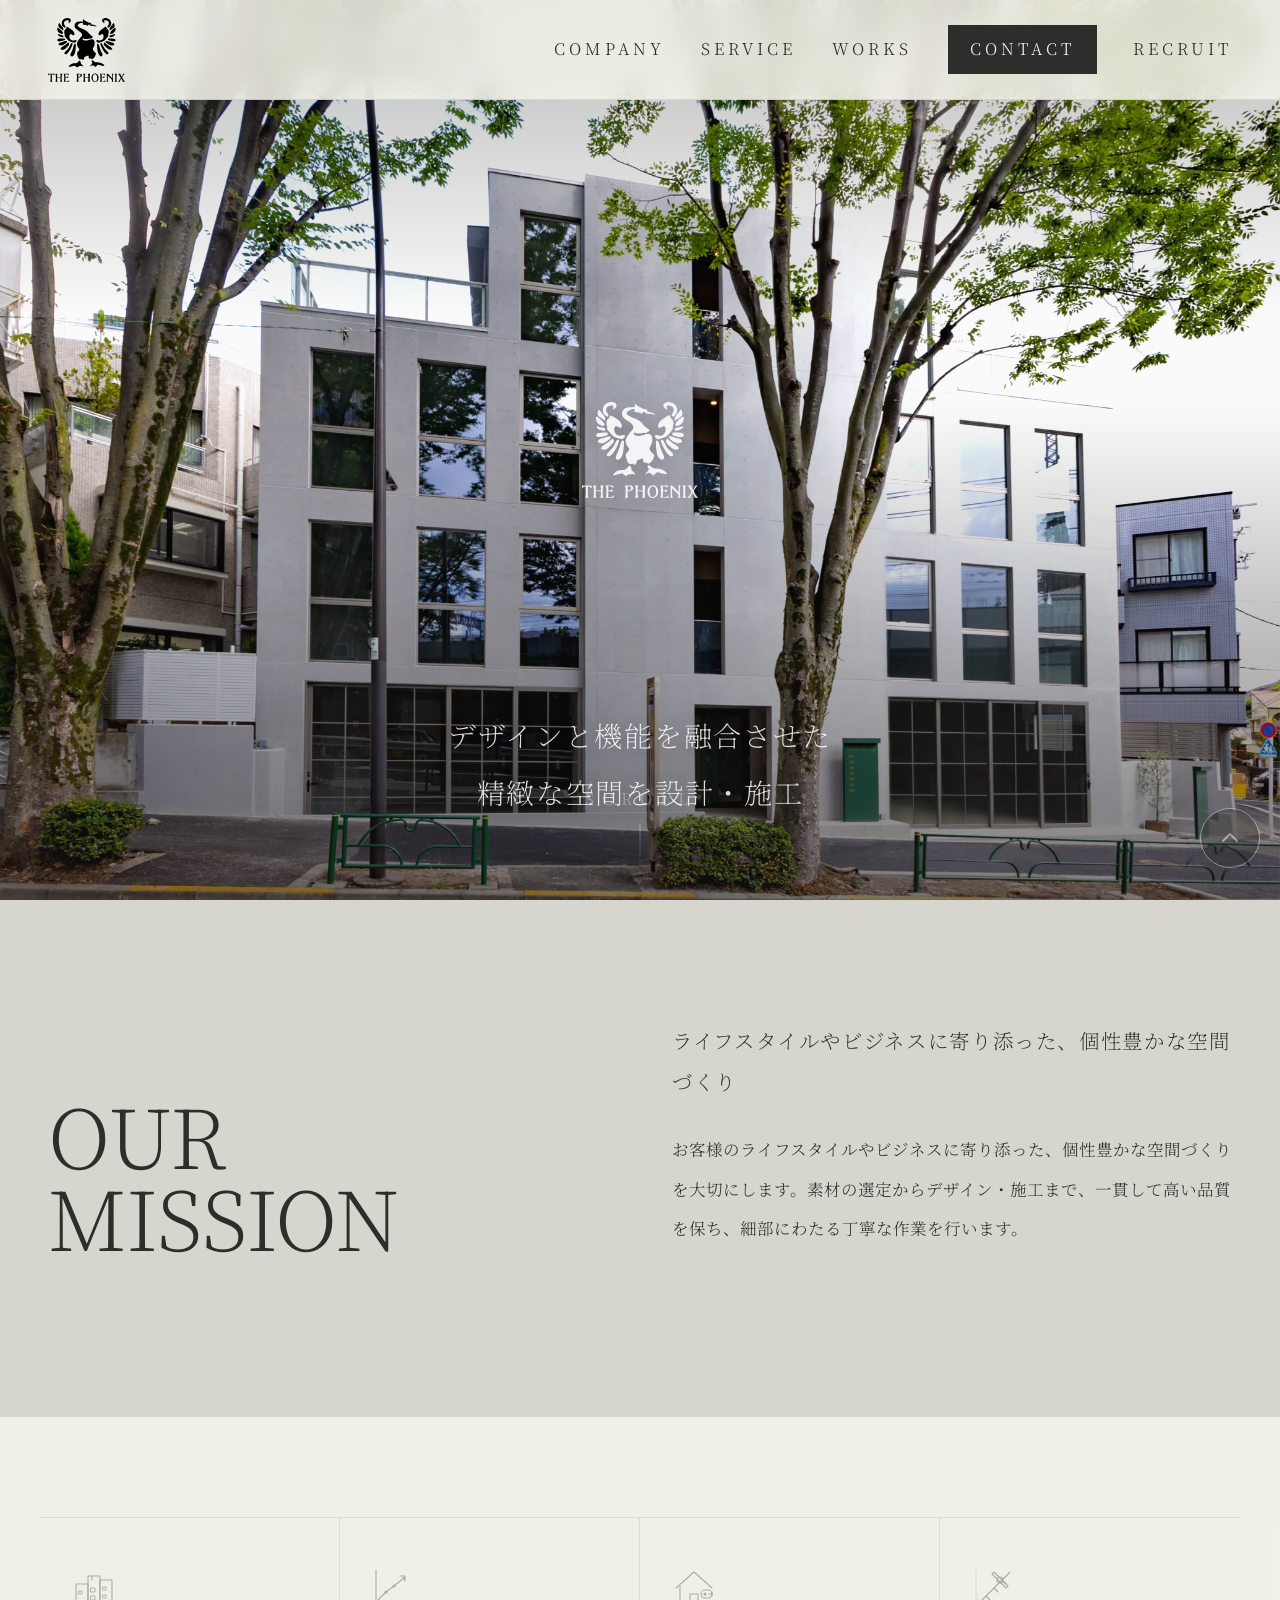
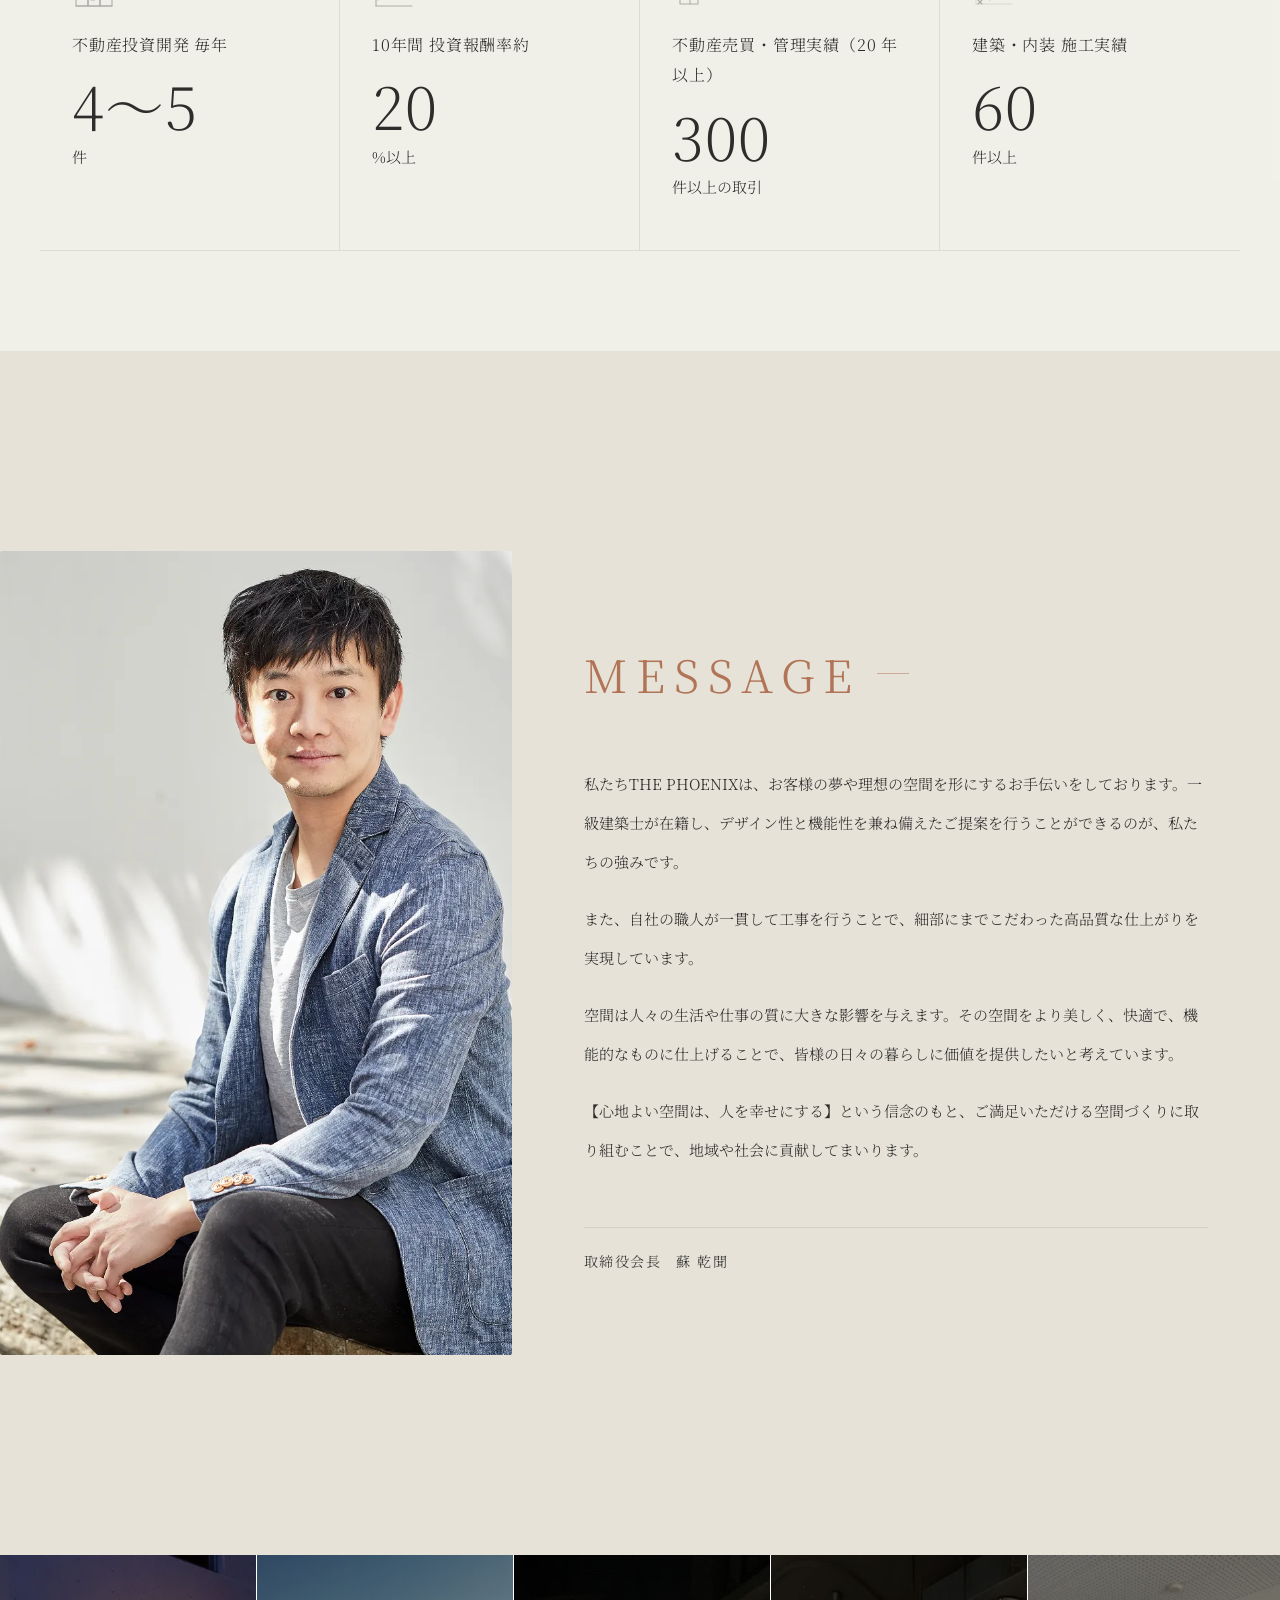
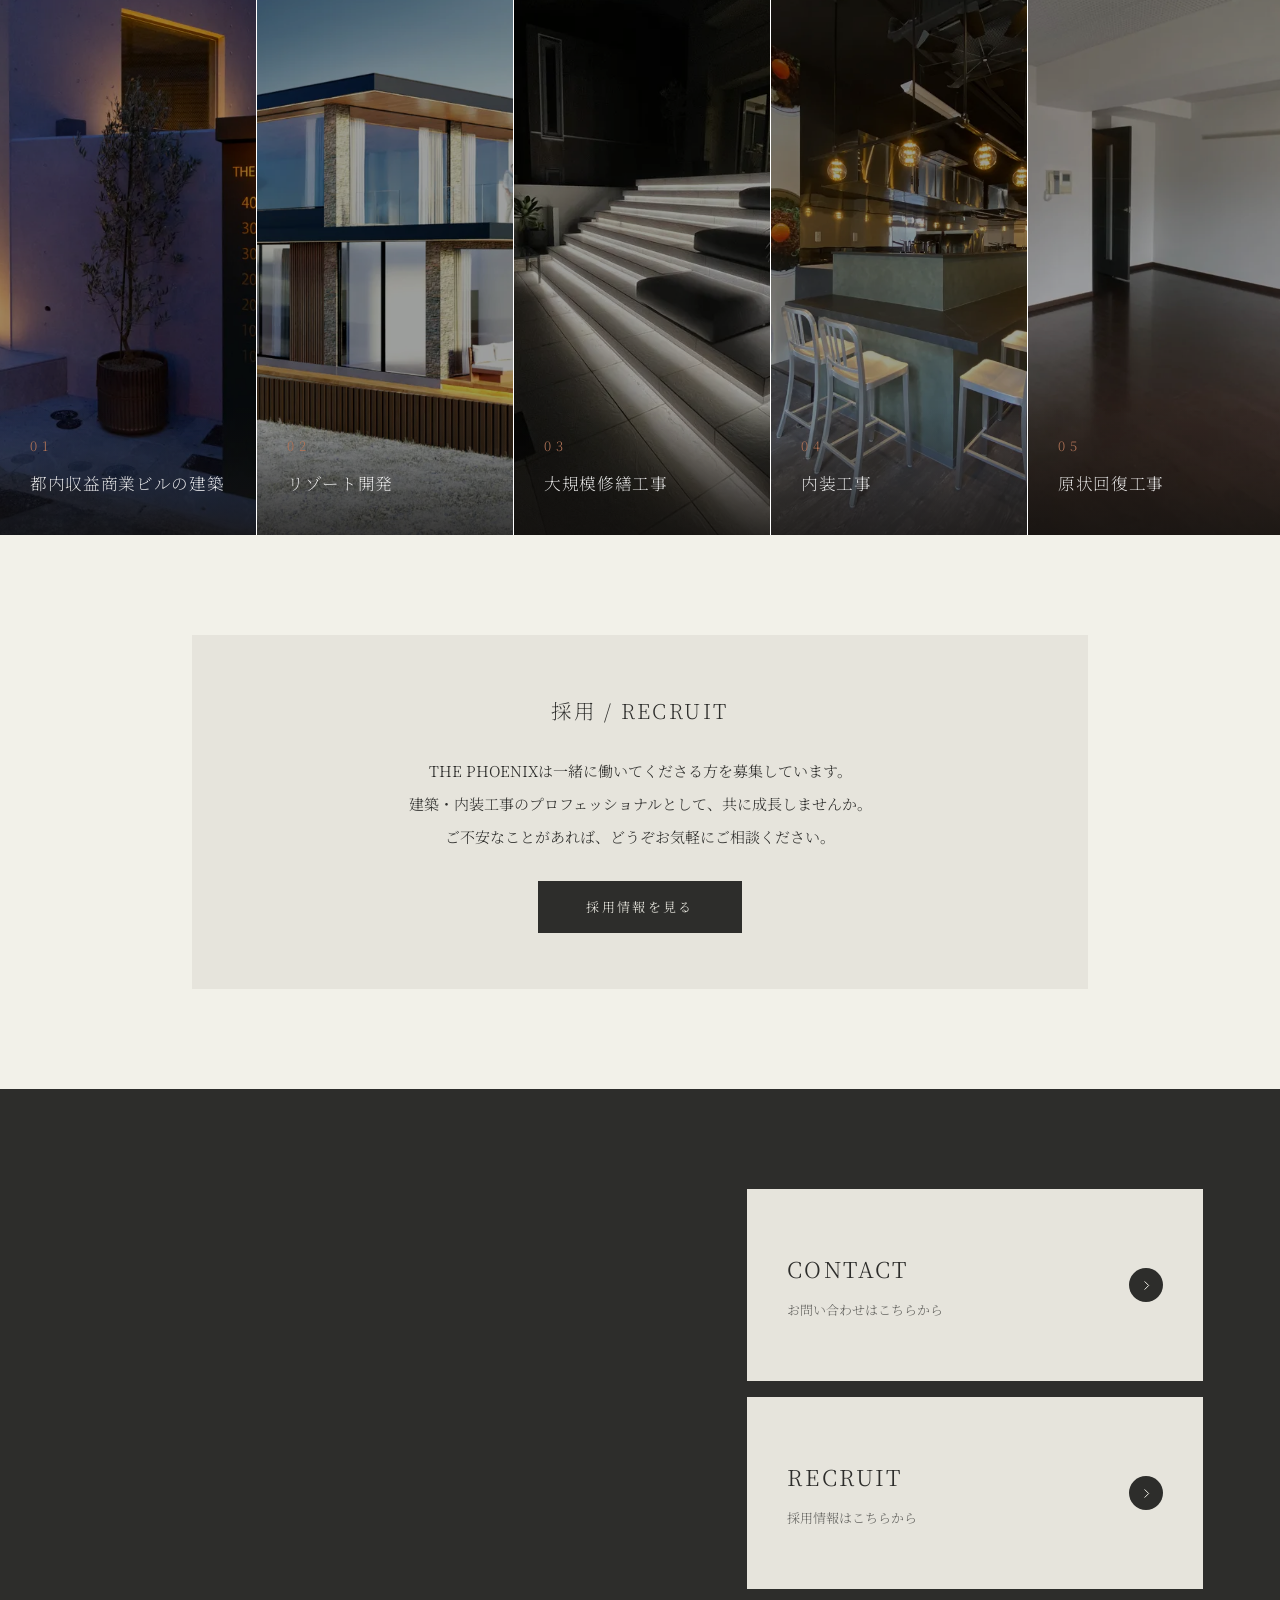
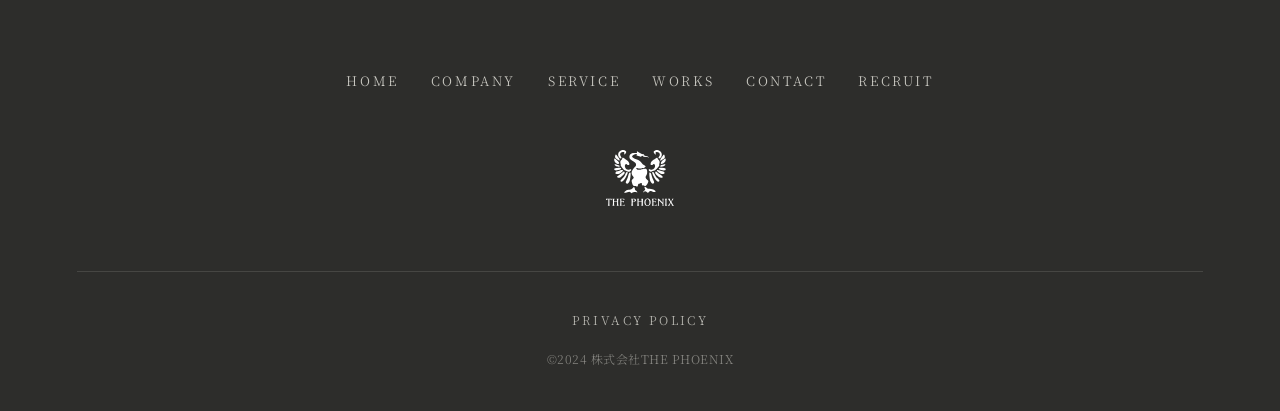
<file: index.html>
<!DOCTYPE html>
<html lang="ja">
<head>
  <meta charset="UTF-8">
  <meta name="viewport" content="width=device-width, initial-scale=1.0">
  <title>THE PHOENIX — Mockup</title>
  <link rel="preconnect" href="https://fonts.googleapis.com">
  <link rel="preconnect" href="https://fonts.gstatic.com" crossorigin>
  <link href="https://fonts.googleapis.com/css2?family=Inter:wght@200;300;400&family=Noto+Serif+JP:wght@200;300&family=Noto+Sans+JP:wght@300;400&display=swap" rel="stylesheet">
  <link rel="stylesheet" href="assets/css/style.css">
</head>
<body class="page-index">

<!-- HEADER -->
<header class="header">
  <a class="header-logo" href="index.html"><img src="assets/img/logo.svg" alt="THE PHOENIX"></a>
  <nav class="header-nav" id="header-nav">
    <a href="company.html">Company</a>
    <a href="service.html">Service</a>
    <a href="works.html">Works</a>
    <a class="nav-cta" href="contact.html">Contact</a>
    <a href="recruit.html">Recruit</a>
  </nav>
  <button class="nav-toggle" id="nav-toggle" aria-label="メニュー" aria-expanded="false">
    <span></span><span></span><span></span>
  </button>
</header>


<!-- HERO：1枚の全幅写真 -->
<section class="hero">
  <img id="hero-img" src="assets/img/img2.webp" alt="THE PHOENIX">
  <div class="hero-overlay"></div>

  <!-- 中央 Logo -->
  <div class="hero-logo">
    <img src="assets/img/logo.svg" alt="THE PHOENIX" class="hero-logo-img">
  </div>

  <!-- 左下 tagline -->
  <div class="hero-content">
    <h1 class="hero-title">
      デザインと機能を融合させた<br>
      精緻な空間を設計・施工
    </h1>
  </div>

  <div class="hero-scroll">
    <span>SCROLL</span>
    <div class="hero-scroll-line"></div>
  </div>
</section>



<!-- MISSION -->
<section class="mission">
  <div class="mission-inner">
    <!-- 左：大タイトル -->
    <div>
      <h2 class="mission-title">our<br>mission</h2>
    </div>

    <!-- 右：縦書き＋本文 -->
    <div class="mission-right">
      <p class="mission-jp-title">ライフスタイルやビジネスに寄り添った、個性豊かな空間づくり</p>
      <p class="mission-body-text">
        お客様のライフスタイルやビジネスに寄り添った、個性豊かな空間づくりを大切にします。素材の選定からデザイン・施工まで、一貫して高い品質を保ち、細部にわたる丁寧な作業を行います。
      </p>
    </div>
  </div>

  <!-- STATS（別セクションに移動） -->
  <div class="stats-placeholder"></div>
</section>

<!-- STATS -->
<section class="stats-section">
  <div class="stats">
    <div class="stats-grid">
      <!-- 不動産投資開発：ビル群 -->
      <div class="stat-item">
        <svg class="stat-icon" viewBox="0 0 44 44" fill="none" stroke="currentColor" stroke-width="1.1" stroke-linecap="round" stroke-linejoin="round">
          <rect x="4" y="18" width="12" height="22"/>
          <rect x="16" y="10" width="12" height="30"/>
          <rect x="28" y="14" width="12" height="26"/>
          <line x1="4" y1="40" x2="40" y2="40"/>
          <line x1="20" y1="14" x2="20" y2="10"/>
          <rect x="19" y="22" width="4" height="4" stroke-width="0.9"/>
          <rect x="19" y="30" width="4" height="4" stroke-width="0.9"/>
          <rect x="7"  y="25" width="3" height="3" stroke-width="0.9"/>
          <rect x="31" y="21" width="3" height="3" stroke-width="0.9"/>
          <rect x="31" y="29" width="3" height="3" stroke-width="0.9"/>
        </svg>
        <p class="stat-category">不動産投資開発 毎年</p>
        <p class="stat-number">4〜5</p>
        <p class="stat-unit">件</p>
      </div>

      <!-- 投資報酬率：右肩上がりグラフ -->
      <div class="stat-item">
        <svg class="stat-icon" viewBox="0 0 44 44" fill="none" stroke="currentColor" stroke-width="1.1" stroke-linecap="round" stroke-linejoin="round">
          <polyline points="4,40 4,4"/>
          <polyline points="4,40 40,40"/>
          <polyline points="6,34 14,26 22,20 32,12"/>
          <polyline points="28,10 33,10 33,15"/>
          <circle cx="14" cy="26" r="1.5" fill="currentColor" stroke="none"/>
          <circle cx="22" cy="20" r="1.5" fill="currentColor" stroke="none"/>
          <circle cx="32" cy="12" r="1.5" fill="currentColor" stroke="none"/>
        </svg>
        <p class="stat-category">10年間 投資報酬率約</p>
        <p class="stat-number">20</p>
        <p class="stat-unit">%以上</p>
      </div>

      <!-- 売買・管理実績：家＋鍵 -->
      <div class="stat-item">
        <svg class="stat-icon" viewBox="0 0 44 44" fill="none" stroke="currentColor" stroke-width="1.1" stroke-linecap="round" stroke-linejoin="round">
          <polyline points="4,22 22,6 40,22"/>
          <polyline points="8,20 8,38 26,38 26,28 18,28 18,38"/>
          <rect x="29" y="24" width="11" height="8" rx="4"/>
          <circle cx="33" cy="28" r="1.5" fill="currentColor" stroke="none"/>
          <line x1="37" y1="28" x2="40" y2="28"/>
          <line x1="40" y1="26" x2="40" y2="30"/>
        </svg>
        <p class="stat-category">不動産売買・管理実績（20 年以上）</p>
        <p class="stat-number">300</p>
        <p class="stat-unit">件以上の取引</p>
      </div>

      <!-- 建築・内装：コンパス＋定規 -->
      <div class="stat-item">
        <svg class="stat-icon" viewBox="0 0 44 44" fill="none" stroke="currentColor" stroke-width="1.1" stroke-linecap="round" stroke-linejoin="round">
          <line x1="6" y1="38" x2="38" y2="6"/>
          <line x1="6" y1="34" x2="10" y2="38"/>
          <line x1="14" y1="30" x2="18" y2="34"/>
          <line x1="22" y1="22" x2="26" y2="26"/>
          <line x1="30" y1="14" x2="34" y2="18"/>
          <path d="M20,8 L22,6 L36,20 L34,22 Z"/>
          <circle cx="28" cy="14" r="3"/>
          <line x1="4" y1="38" x2="40" y2="38" stroke-width="0.7" opacity="0.5"/>
          <line x1="4" y1="38" x2="4"  y2="4"  stroke-width="0.7" opacity="0.5"/>
        </svg>
        <p class="stat-category">建築・内装 施工実績</p>
        <p class="stat-number">60</p>
        <p class="stat-unit">件以上</p>
      </div>
    </div>
  </div>
</section>


<!-- MESSAGE -->
<section class="message">
  <div class="message-img">
    <img src="assets/img/msg-photo.webp" alt="THE PHOENIX">
  </div>
  <div class="message-content">
    <p class="eyebrow">Message</p>
    <div class="message-text">
      <p>私たちTHE PHOENIXは、お客様の夢や理想の空間を形にするお手伝いをしております。一級建築士が在籍し、デザイン性と機能性を兼ね備えたご提案を行うことができるのが、私たちの強みです。</p>
      <p>また、自社の職人が一貫して工事を行うことで、細部にまでこだわった高品質な仕上がりを実現しています。</p>
      <p>空間は人々の生活や仕事の質に大きな影響を与えます。その空間をより美しく、快適で、機能的なものに仕上げることで、皆様の日々の暮らしに価値を提供したいと考えています。</p>
      <p>【心地よい空間は、人を幸せにする】という信念のもと、ご満足いただける空間づくりに取り組むことで、地域や社会に貢献してまいります。</p>
    </div>
    <p class="message-author">取締役会長　蘇 乾聞</p>
  </div>
</section>


<!-- SERVICE -->
<section class="service">
  <div class="service-photos">
    <div class="service-photo">
      <img src="assets/img/service01.webp" alt="">
      <div class="service-photo-text">
        <span class="service-photo-num">01</span>
        <p class="service-photo-title">都内収益商業ビルの建築</p>
        <p class="service-photo-desc">一級建築士によるデザインと機能性、高品質施工で投資価値の高い空間を実現します。お客様のビジネスに寄り添い、効率的で魅力的な空間を提供します。</p>
      </div>
    </div>
    <div class="service-photo">
      <img src="assets/img/service02.webp" alt="">
      <div class="service-photo-text">
        <span class="service-photo-num">02</span>
        <p class="service-photo-title">リゾート開発</p>
        <p class="service-photo-desc">リゾート地でのホテル開発や商業施設計画を手掛け、自然環境に調和したラグジュアリー空間を提供。訪れる方々に特別な体験を提供します。</p>
      </div>
    </div>
    <div class="service-photo">
      <img src="assets/img/service03.webp" alt="">
      <div class="service-photo-text">
        <span class="service-photo-num">03</span>
        <p class="service-photo-title">大規模修繕工事</p>
        <p class="service-photo-desc">商業施設や集合住宅の大規模改修工事を通じて、資産価値を向上させます。耐久性とデザイン性を強化し、次世代にも受け継がれる空間を創造します。</p>
      </div>
    </div>
    <div class="service-photo">
      <img src="assets/img/service04.webp" alt="">
      <div class="service-photo-text">
        <span class="service-photo-num">04</span>
        <p class="service-photo-title">内装工事</p>
        <p class="service-photo-desc">オフィス、店舗、住宅の内装工事を専門に、デザインから施工まで一貫して対応。一級建築士と自社職人が連携し、機能性と美しさを兼ね備えた空間を提供します。</p>
      </div>
    </div>
    <div class="service-photo">
      <img src="assets/img/service05.webp" alt="">
      <div class="service-photo-text">
        <span class="service-photo-num">05</span>
        <p class="service-photo-title">原状回復工事</p>
        <p class="service-photo-desc">賃貸物件や商業施設の退去時に必要な原状回復工事を迅速に対応。自社職人による高品質な施工で、次の利用者へのスムーズな引き渡しを実現します。</p>
      </div>
    </div>
  </div>

</section>


<!-- RECRUIT -->
<section class="recruit">
  <div class="recruit-card">
    <p class="recruit-card-title">採用 / RECRUIT</p>
    <p class="recruit-card-text">
      THE PHOENIXは一緒に働いてくださる方を募集しています。<br>
      建築・内装工事のプロフェッショナルとして、共に成長しませんか。<br>
      ご不安なことがあれば、どうぞお気軽にご相談ください。
    </p>
    <a class="recruit-card-btn" href="#">採用情報を見る</a>
  </div>
</section>



<!-- FOOTER -->
<footer class="footer">
  <div class="footer-cta">
    <div class="footer-cta-grid">
      <div class="footer-map">
        <iframe src="https://www.google.com/maps?q=%E6%9D%B1%E4%BA%AC%E9%83%BD%E6%B8%8B%E8%B0%B7%E5%8C%BA%E4%B8%8A%E5%8E%9F2-22-5&output=embed" loading="lazy" referrerpolicy="no-referrer-when-downgrade" title="THE PHOENIX 所在地"></iframe>
      </div>
      <div class="footer-cta-cards">
        <a class="footer-cta-card" href="contact.html">
          <div class="footer-cta-card-text">
            <span class="footer-cta-card-title">CONTACT</span>
            <span class="footer-cta-card-sub">お問い合わせはこちらから</span>
          </div>
          <span class="footer-cta-card-arrow">
            <svg viewBox="0 0 24 24"><path d="M9 5l7 7-7 7"/></svg>
          </span>
        </a>
        <a class="footer-cta-card" href="recruit.html">
          <div class="footer-cta-card-text">
            <span class="footer-cta-card-title">RECRUIT</span>
            <span class="footer-cta-card-sub">採用情報はこちらから</span>
          </div>
          <span class="footer-cta-card-arrow">
            <svg viewBox="0 0 24 24"><path d="M9 5l7 7-7 7"/></svg>
          </span>
        </a>
      </div>
    </div>
  </div>

  <div class="footer-main">
    <nav class="footer-nav">
      <a href="index.html">Home</a>
      <a href="company.html">Company</a>
      <a href="service.html">Service</a>
      <a href="works.html">Works</a>
      <a href="contact.html">Contact</a>
      <a href="recruit.html">Recruit</a>
    </nav>

    <div class="footer-logo">
      <img src="assets/img/logo.svg" alt="THE PHOENIX">
    </div>

    <div class="footer-bottom">
      <a class="footer-policy" href="#">Privacy Policy</a>
      <p class="footer-copyright">©2024 株式会社THE PHOENIX</p>
    </div>
  </div>
</footer>

  <button class="back-to-top" id="back-to-top" aria-label="ページトップへ戻る">
    <svg viewBox="0 0 24 24"><path d="M5 15l7-7 7 7"/></svg>
  </button>

  <script src="assets/js/common.js"></script>
</body>
</html>
</file>
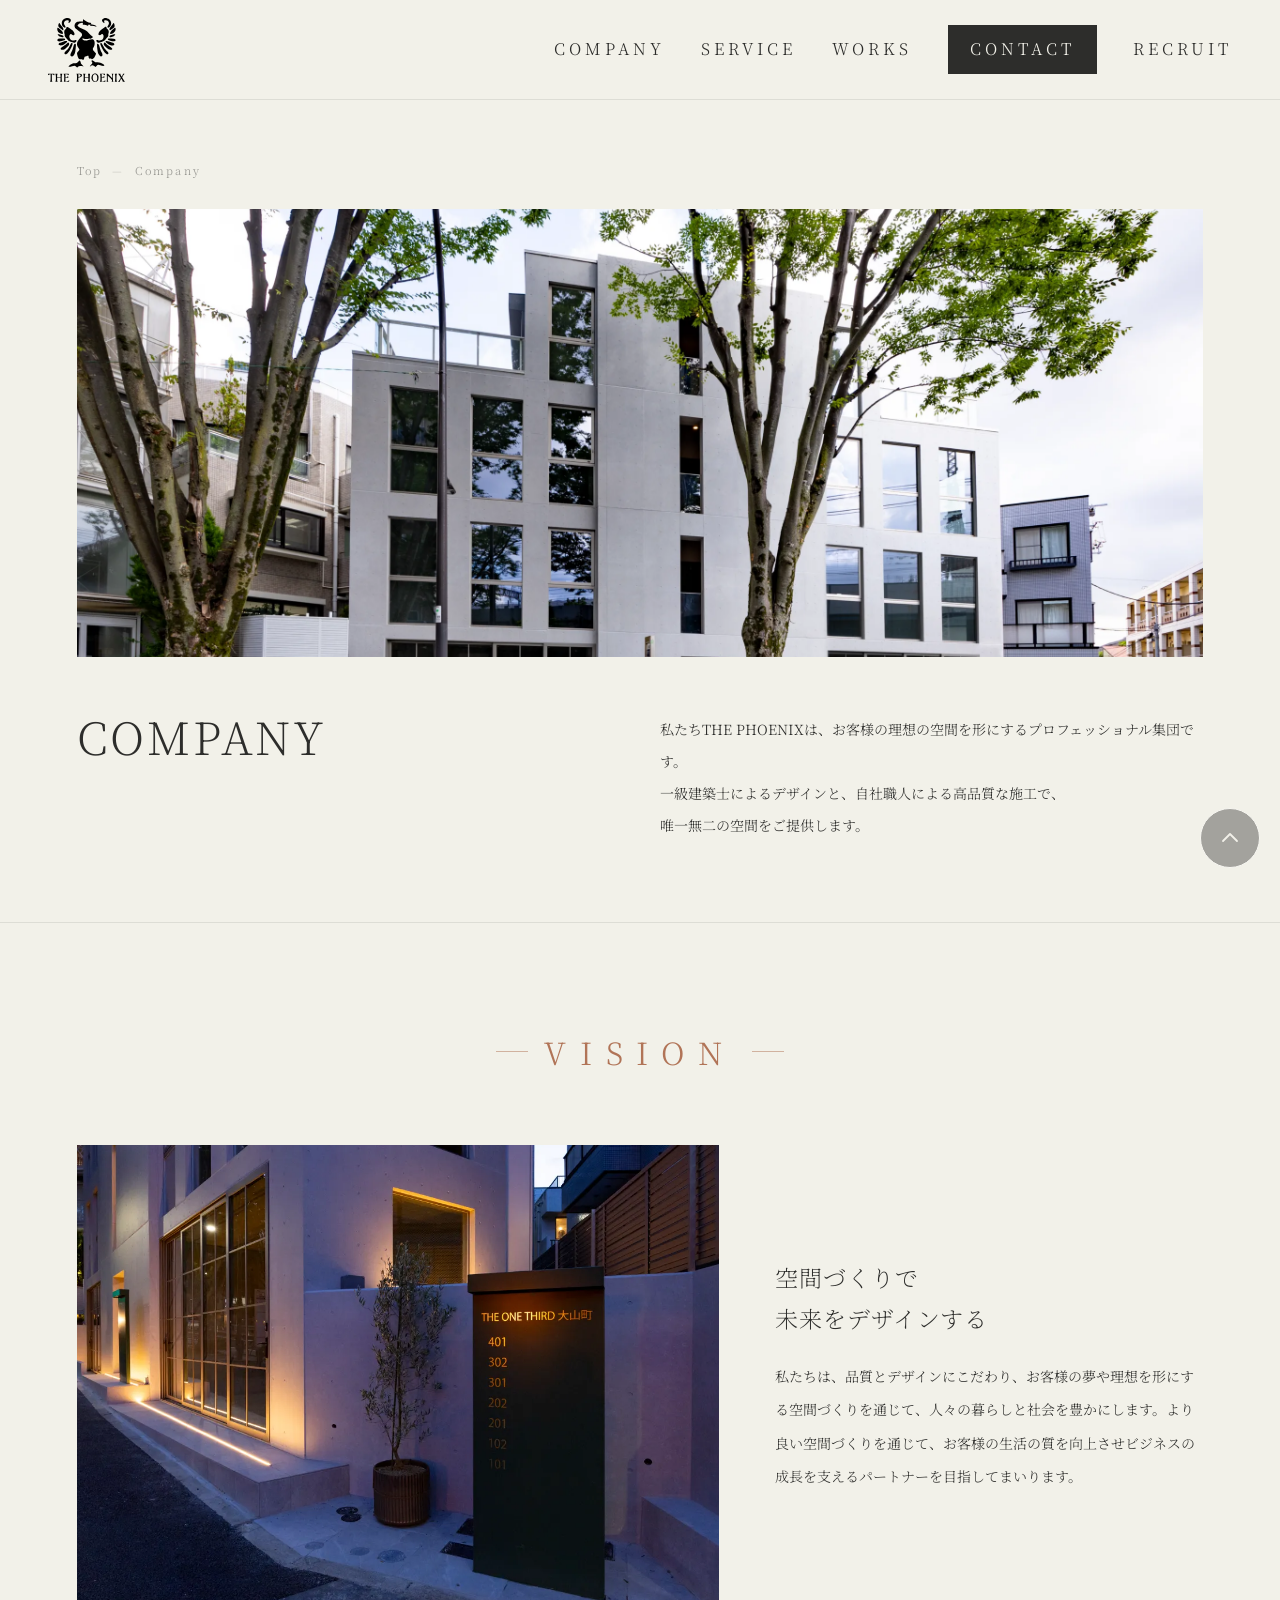
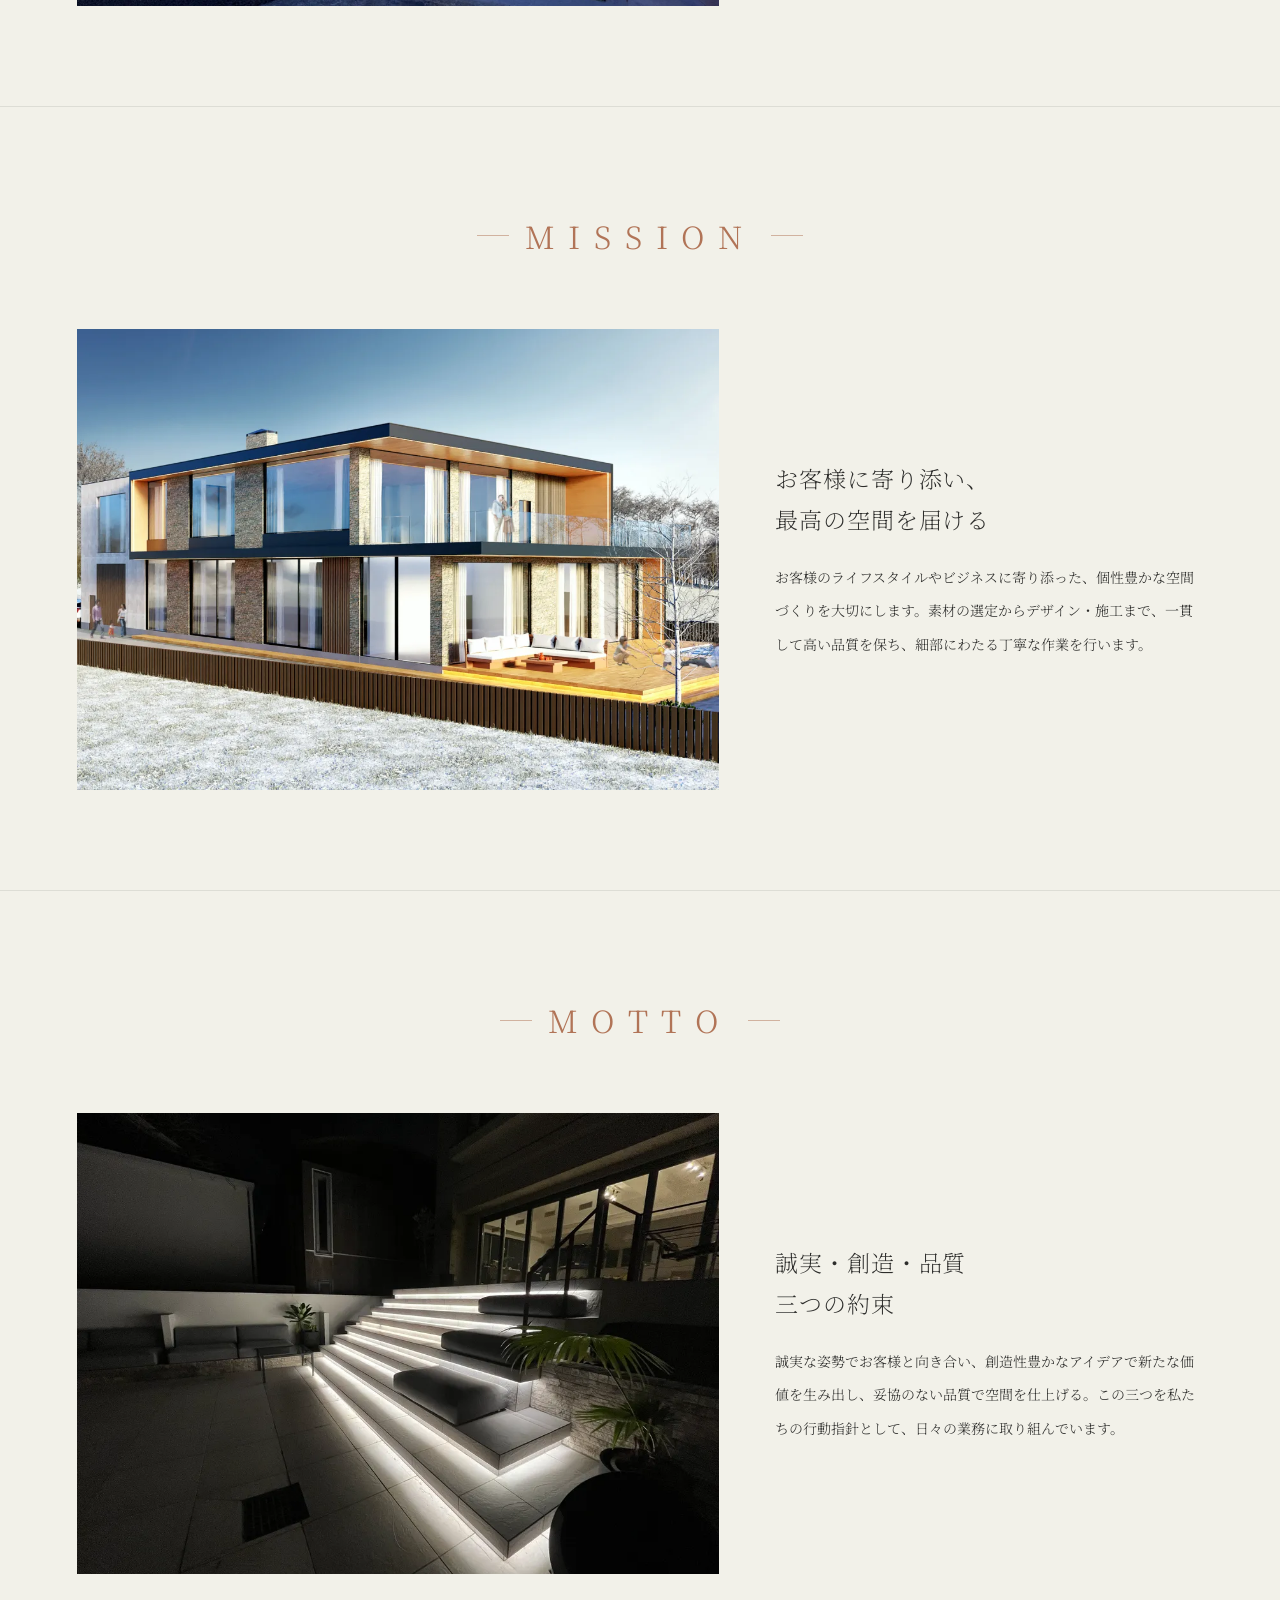
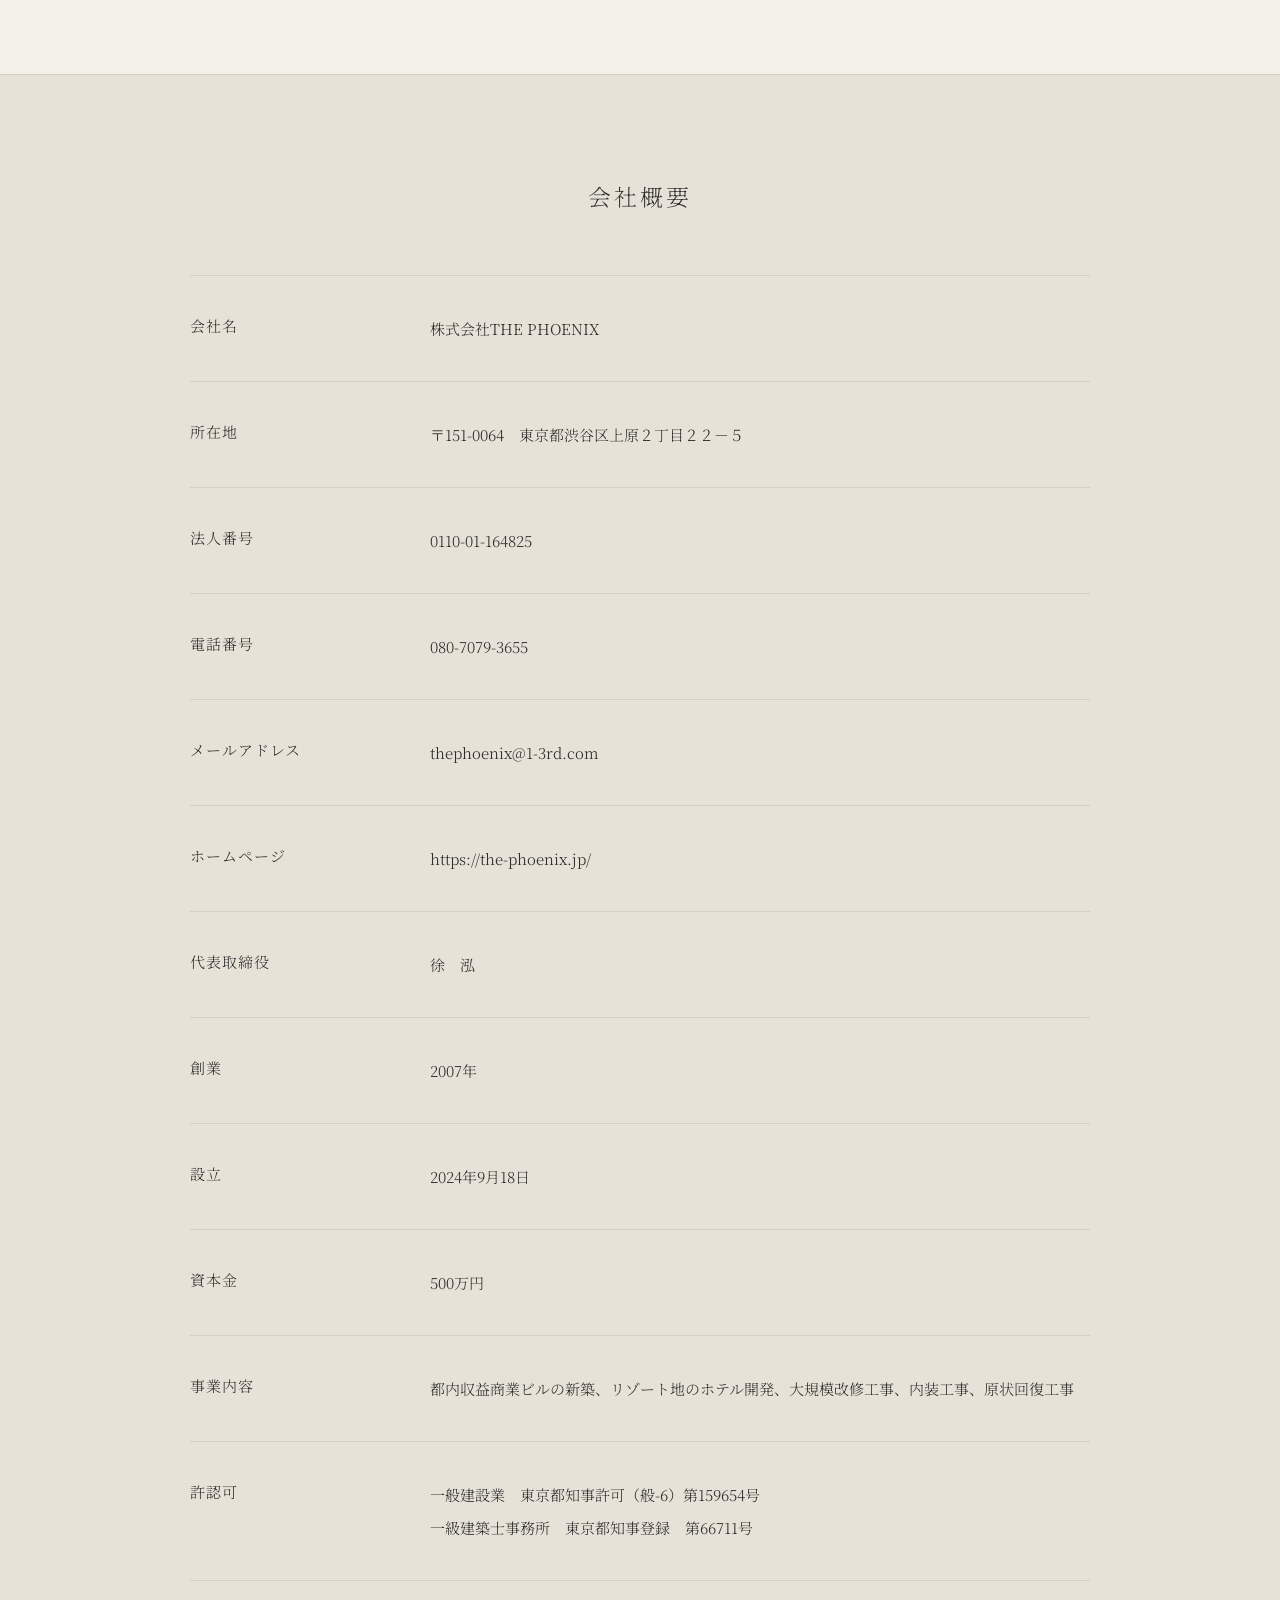
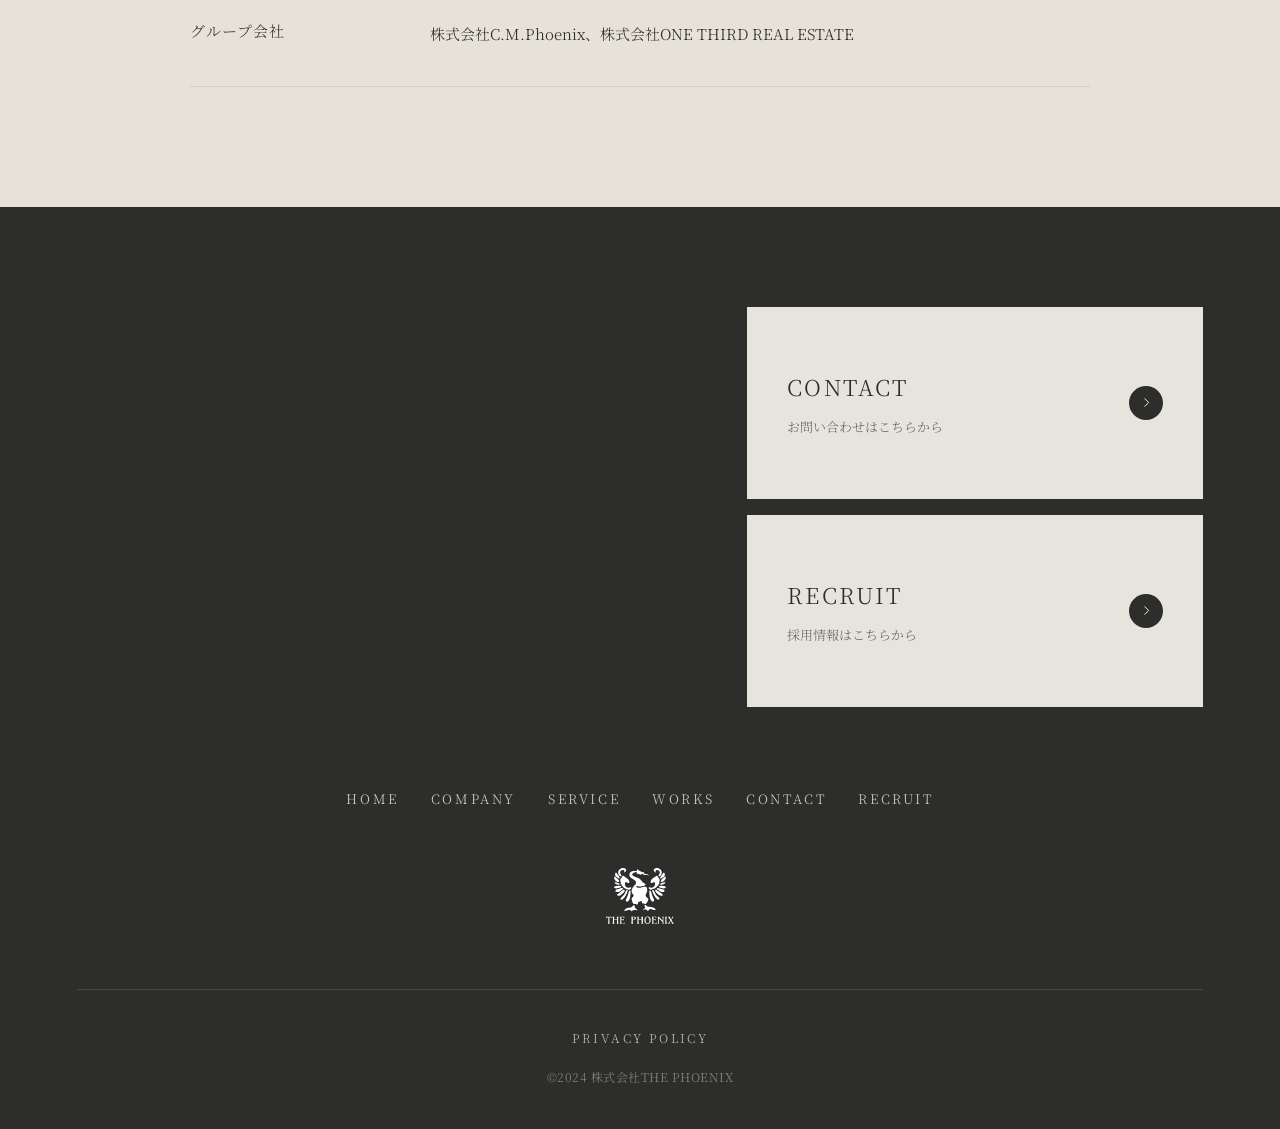
<file: company.html>
<!DOCTYPE html>
<html lang="ja">
<head>
  <meta charset="UTF-8">
  <meta name="viewport" content="width=device-width, initial-scale=1.0">
  <title>THE PHOENIX — Company</title>
  <link rel="preconnect" href="https://fonts.googleapis.com">
  <link rel="preconnect" href="https://fonts.gstatic.com" crossorigin>
  <link href="https://fonts.googleapis.com/css2?family=Inter:wght@200;300;400&family=Noto+Serif+JP:wght@200;300&family=Noto+Sans+JP:wght@300;400&display=swap" rel="stylesheet">
  <link rel="stylesheet" href="assets/css/style.css">
</head>
<body class="page-company">

<!-- HEADER -->
<header class="header">
  <a class="header-logo" href="index.html"><img src="assets/img/logo.svg" alt="THE PHOENIX"></a>
  <nav class="header-nav" id="header-nav">
    <a href="company.html">Company</a>
    <a href="service.html">Service</a>
    <a href="works.html">Works</a>
    <a class="nav-cta" href="contact.html">Contact</a>
    <a href="recruit.html">Recruit</a>
  </nav>
  <button class="nav-toggle" id="nav-toggle" aria-label="メニュー" aria-expanded="false">
    <span></span><span></span><span></span>
  </button>
</header>


<!-- PAGE HERO -->
<div class="page-hero">
  <p class="breadcrumb">
    <a href="index.html">Top</a>
    <span>—</span>
    Company
  </p>
  <div class="page-hero-photo">
    <img src="assets/img/img2.webp" alt="Company">
  </div>
  <div class="page-hero-meta">
    <h1 class="page-hero-title">Company</h1>
    <p class="page-hero-desc">
      私たちTHE PHOENIXは、お客様の理想の空間を形にするプロフェッショナル集団です。<br>
      一級建築士によるデザインと、自社職人による高品質な施工で、<br>
      唯一無二の空間をご提供します。
    </p>
  </div>
</div>


<!-- VISION -->
<section class="content-section">
  <p class="content-section-label">Vision</p>
  <div class="content-grid">
    <div class="content-photo">
      <img src="assets/img/service01.webp" alt="Vision">
    </div>
    <div class="content-text-block">
      <h2 class="content-heading">空間づくりで<br>未来をデザインする</h2>
      <p class="content-body">
        私たちは、品質とデザインにこだわり、お客様の夢や理想を形にする空間づくりを通じて、人々の暮らしと社会を豊かにします。より良い空間づくりを通じて、お客様の生活の質を向上させビジネスの成長を支えるパートナーを目指してまいります。
      </p>
    </div>
  </div>
</section>


<!-- MISSION -->
<section class="content-section">
  <p class="content-section-label">Mission</p>
  <div class="content-grid">
    <div class="content-photo">
      <img src="assets/img/service02.webp" alt="Mission">
    </div>
    <div class="content-text-block">
      <h2 class="content-heading">お客様に寄り添い、<br>最高の空間を届ける</h2>
      <p class="content-body">
        お客様のライフスタイルやビジネスに寄り添った、個性豊かな空間づくりを大切にします。素材の選定からデザイン・施工まで、一貫して高い品質を保ち、細部にわたる丁寧な作業を行います。
      </p>
    </div>
  </div>
</section>


<!-- MOTTO -->
<section class="content-section">
  <p class="content-section-label">Motto</p>
  <div class="content-grid">
    <div class="content-photo">
      <img src="assets/img/service03.webp" alt="Motto">
    </div>
    <div class="content-text-block">
      <h2 class="content-heading">誠実・創造・品質<br>三つの約束</h2>
      <p class="content-body">
        誠実な姿勢でお客様と向き合い、創造性豊かなアイデアで新たな価値を生み出し、妥協のない品質で空間を仕上げる。この三つを私たちの行動指針として、日々の業務に取り組んでいます。
      </p>
    </div>
  </div>
</section>


<!-- ABOUT / 会社概要 -->
<section class="about-section">
  <h2 class="about-title">会社概要</h2>
  <div class="about-table">
    <div class="about-row">
      <p class="about-label">会社名</p>
      <p class="about-value">株式会社THE PHOENIX</p>
    </div>
    <div class="about-row">
      <p class="about-label">所在地</p>
      <p class="about-value">〒151-0064　東京都渋谷区上原２丁目２２－５</p>
    </div>
    <div class="about-row">
      <p class="about-label">法人番号</p>
      <p class="about-value">0110-01-164825</p>
    </div>
    <div class="about-row">
      <p class="about-label">電話番号</p>
      <p class="about-value">080-7079-3655</p>
    </div>
    <div class="about-row">
      <p class="about-label">メールアドレス</p>
      <p class="about-value"><a href="mailto:thephoenix@1-3rd.com">thephoenix@1-3rd.com</a></p>
    </div>
    <div class="about-row">
      <p class="about-label">ホームページ</p>
      <p class="about-value"><a href="https://the-phoenix.jp/" target="_blank" rel="noopener">https://the-phoenix.jp/</a></p>
    </div>
    <div class="about-row">
      <p class="about-label">代表取締役</p>
      <p class="about-value">徐　泓</p>
    </div>
    <div class="about-row">
      <p class="about-label">創業</p>
      <p class="about-value">2007年</p>
    </div>
    <div class="about-row">
      <p class="about-label">設立</p>
      <p class="about-value">2024年9月18日</p>
    </div>
    <div class="about-row">
      <p class="about-label">資本金</p>
      <p class="about-value">500万円</p>
    </div>
    <div class="about-row">
      <p class="about-label">事業内容</p>
      <p class="about-value">都内収益商業ビルの新築、リゾート地のホテル開発、大規模改修工事、内装工事、原状回復工事</p>
    </div>
    <div class="about-row">
      <p class="about-label">許認可</p>
      <p class="about-value">
        一般建設業　東京都知事許可（般-6）第159654号<br>
        一級建築士事務所　東京都知事登録　第66711号
      </p>
    </div>
    <div class="about-row">
      <p class="about-label">グループ会社</p>
      <p class="about-value">株式会社C.M.Phoenix、株式会社ONE THIRD REAL ESTATE</p>
    </div>
  </div>
</section>


<!-- FOOTER -->
<footer class="footer">
  <div class="footer-cta">
    <div class="footer-cta-grid">
      <div class="footer-map">
        <iframe src="https://www.google.com/maps?q=%E6%9D%B1%E4%BA%AC%E9%83%BD%E6%B8%8B%E8%B0%B7%E5%8C%BA%E4%B8%8A%E5%8E%9F2-22-5&output=embed" loading="lazy" referrerpolicy="no-referrer-when-downgrade" title="THE PHOENIX 所在地"></iframe>
      </div>
      <div class="footer-cta-cards">
        <a class="footer-cta-card" href="contact.html">
          <div class="footer-cta-card-text">
            <span class="footer-cta-card-title">CONTACT</span>
            <span class="footer-cta-card-sub">お問い合わせはこちらから</span>
          </div>
          <span class="footer-cta-card-arrow">
            <svg viewBox="0 0 24 24"><path d="M9 5l7 7-7 7"/></svg>
          </span>
        </a>
        <a class="footer-cta-card" href="recruit.html">
          <div class="footer-cta-card-text">
            <span class="footer-cta-card-title">RECRUIT</span>
            <span class="footer-cta-card-sub">採用情報はこちらから</span>
          </div>
          <span class="footer-cta-card-arrow">
            <svg viewBox="0 0 24 24"><path d="M9 5l7 7-7 7"/></svg>
          </span>
        </a>
      </div>
    </div>
  </div>

  <div class="footer-main">
    <nav class="footer-nav">
      <a href="index.html">Home</a>
      <a href="company.html">Company</a>
      <a href="service.html">Service</a>
      <a href="works.html">Works</a>
      <a href="contact.html">Contact</a>
      <a href="recruit.html">Recruit</a>
    </nav>

    <div class="footer-logo">
      <img src="assets/img/logo.svg" alt="THE PHOENIX">
    </div>

    <div class="footer-bottom">
      <a class="footer-policy" href="#">Privacy Policy</a>
      <p class="footer-copyright">©2024 株式会社THE PHOENIX</p>
    </div>
  </div>
</footer>

  <button class="back-to-top" id="back-to-top" aria-label="ページトップへ戻る">
    <svg viewBox="0 0 24 24"><path d="M5 15l7-7 7 7"/></svg>
  </button>

  <script src="assets/js/common.js"></script>
</body>
</html>
</file>
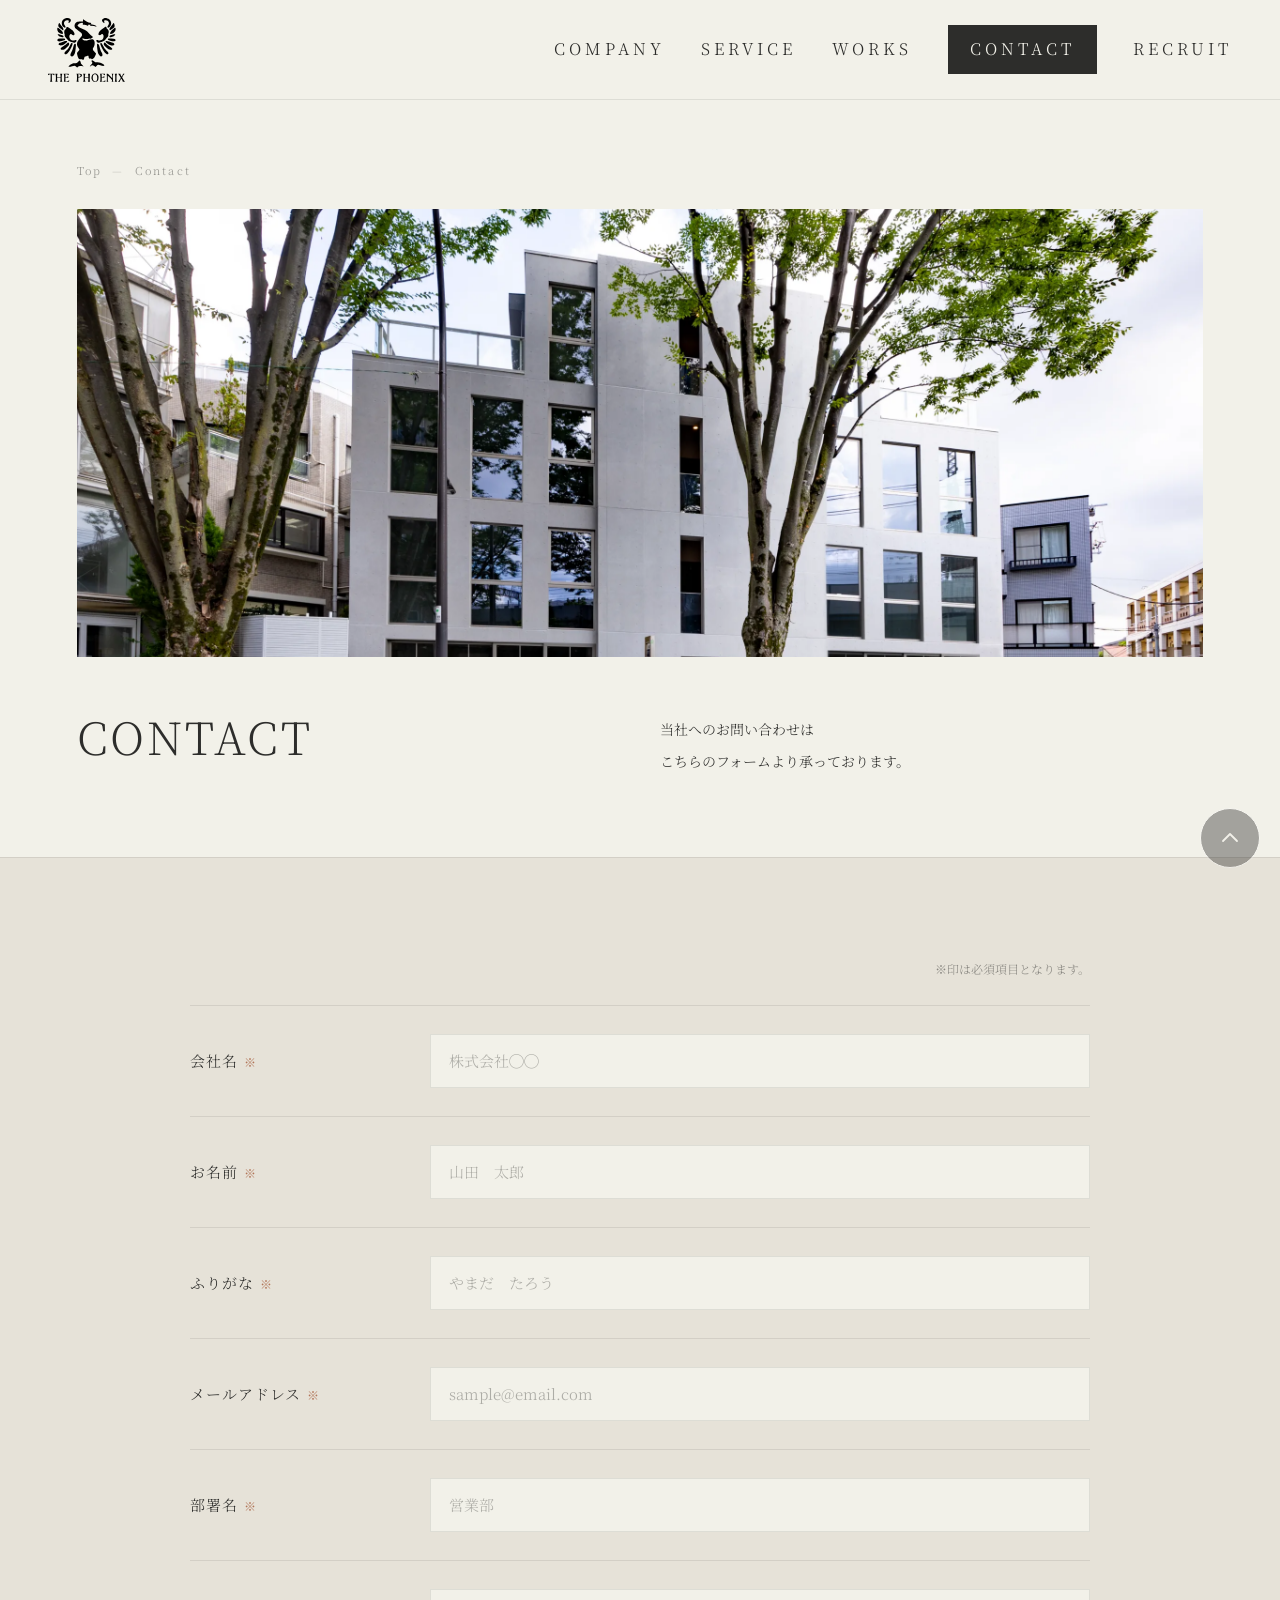
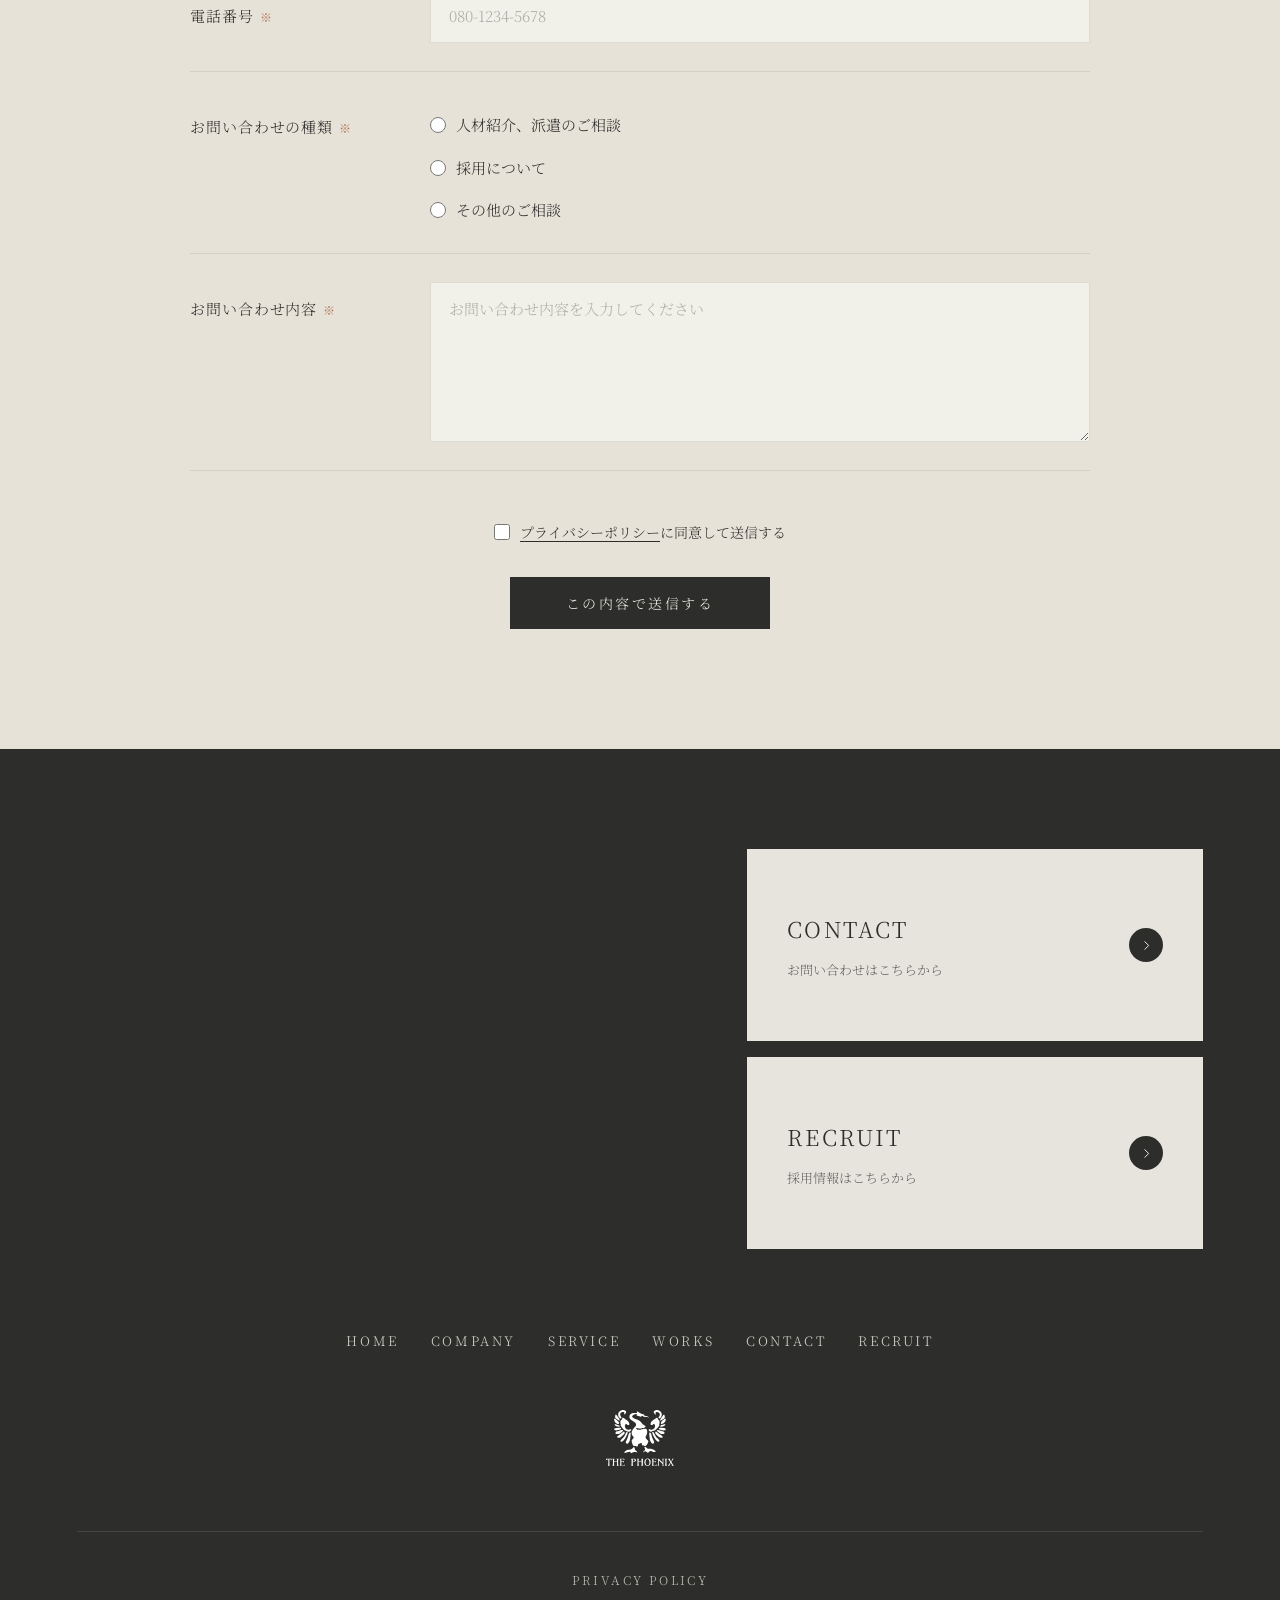
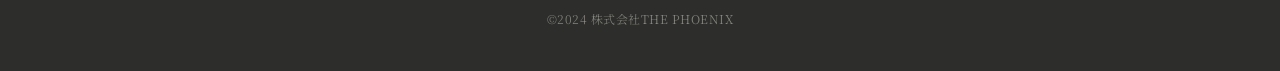
<file: contact.html>
<!DOCTYPE html>
<html lang="ja">
<head>
  <meta charset="UTF-8">
  <meta name="viewport" content="width=device-width, initial-scale=1.0">
  <title>THE PHOENIX — Contact</title>
  <link rel="preconnect" href="https://fonts.googleapis.com">
  <link rel="preconnect" href="https://fonts.gstatic.com" crossorigin>
  <link href="https://fonts.googleapis.com/css2?family=Inter:wght@200;300;400&family=Noto+Serif+JP:wght@200;300&family=Noto+Sans+JP:wght@300;400&display=swap" rel="stylesheet">
  <link rel="stylesheet" href="assets/css/style.css">
</head>
<body class="page-contact">

<!-- HEADER -->
<header class="header">
  <a class="header-logo" href="index.html"><img src="assets/img/logo.svg" alt="THE PHOENIX"></a>
  <nav class="header-nav" id="header-nav">
    <a href="company.html">Company</a>
    <a href="service.html">Service</a>
    <a href="works.html">Works</a>
    <a class="nav-cta" href="contact.html">Contact</a>
    <a href="recruit.html">Recruit</a>
  </nav>
  <button class="nav-toggle" id="nav-toggle" aria-label="メニュー" aria-expanded="false">
    <span></span><span></span><span></span>
  </button>
</header>


<!-- PAGE HERO -->
<div class="page-hero">
  <p class="breadcrumb">
    <a href="index.html">Top</a>
    <span>—</span>
    Contact
  </p>
  <div class="page-hero-photo">
    <img src="assets/img/img2.webp" alt="Contact">
  </div>
  <div class="page-hero-meta">
    <h1 class="page-hero-title">Contact</h1>
    <p class="page-hero-desc">
      当社へのお問い合わせは<br>
      こちらのフォームより承っております。
    </p>
  </div>
</div>


<!-- CONTACT FORM -->
<section class="contact-section">
  <form class="contact-form">
    <p class="form-note">※印は必須項目となります。</p>

    <div class="form-fields">
      <div class="form-row">
        <label class="form-label" for="f-company">会社名 <span class="required">※</span></label>
        <input class="form-input" type="text" id="f-company" name="company" placeholder="株式会社◯◯" required>
      </div>

      <div class="form-row">
        <label class="form-label" for="f-name">お名前 <span class="required">※</span></label>
        <input class="form-input" type="text" id="f-name" name="name" placeholder="山田　太郎" required>
      </div>

      <div class="form-row">
        <label class="form-label" for="f-kana">ふりがな <span class="required">※</span></label>
        <input class="form-input" type="text" id="f-kana" name="kana" placeholder="やまだ　たろう" required>
      </div>

      <div class="form-row">
        <label class="form-label" for="f-email">メールアドレス <span class="required">※</span></label>
        <input class="form-input" type="email" id="f-email" name="email" placeholder="sample@email.com" required>
      </div>

      <div class="form-row">
        <label class="form-label" for="f-dept">部署名 <span class="required">※</span></label>
        <input class="form-input" type="text" id="f-dept" name="dept" placeholder="営業部" required>
      </div>

      <div class="form-row">
        <label class="form-label" for="f-tel">電話番号 <span class="required">※</span></label>
        <input class="form-input" type="tel" id="f-tel" name="tel" placeholder="080-1234-5678" required>
      </div>

      <div class="form-row">
        <p class="form-label">お問い合わせの種類 <span class="required">※</span></p>
        <div class="form-radio-group">
          <label class="form-radio"><input type="radio" name="type" value="人材紹介、派遣のご相談" required>人材紹介、派遣のご相談</label>
          <label class="form-radio"><input type="radio" name="type" value="採用について">採用について</label>
          <label class="form-radio"><input type="radio" name="type" value="その他のご相談">その他のご相談</label>
        </div>
      </div>

      <div class="form-row">
        <label class="form-label" for="f-message">お問い合わせ内容 <span class="required">※</span></label>
        <textarea class="form-textarea" id="f-message" name="message" placeholder="お問い合わせ内容を入力してください" required></textarea>
      </div>
    </div>

    <label class="form-agree">
      <input type="checkbox" required>
      <span><a href="#">プライバシーポリシー</a>に同意して送信する</span>
    </label>

    <button class="form-submit" type="submit">この内容で送信する</button>
  </form>
</section>


<!-- FOOTER -->
<footer class="footer">
  <div class="footer-cta">
    <div class="footer-cta-grid">
      <div class="footer-map">
        <iframe src="https://www.google.com/maps?q=%E6%9D%B1%E4%BA%AC%E9%83%BD%E6%B8%8B%E8%B0%B7%E5%8C%BA%E4%B8%8A%E5%8E%9F2-22-5&output=embed" loading="lazy" referrerpolicy="no-referrer-when-downgrade" title="THE PHOENIX 所在地"></iframe>
      </div>
      <div class="footer-cta-cards">
        <a class="footer-cta-card" href="contact.html">
          <div class="footer-cta-card-text">
            <span class="footer-cta-card-title">CONTACT</span>
            <span class="footer-cta-card-sub">お問い合わせはこちらから</span>
          </div>
          <span class="footer-cta-card-arrow">
            <svg viewBox="0 0 24 24"><path d="M9 5l7 7-7 7"/></svg>
          </span>
        </a>
        <a class="footer-cta-card" href="recruit.html">
          <div class="footer-cta-card-text">
            <span class="footer-cta-card-title">RECRUIT</span>
            <span class="footer-cta-card-sub">採用情報はこちらから</span>
          </div>
          <span class="footer-cta-card-arrow">
            <svg viewBox="0 0 24 24"><path d="M9 5l7 7-7 7"/></svg>
          </span>
        </a>
      </div>
    </div>
  </div>

  <div class="footer-main">
    <nav class="footer-nav">
      <a href="index.html">Home</a>
      <a href="company.html">Company</a>
      <a href="service.html">Service</a>
      <a href="works.html">Works</a>
      <a href="contact.html">Contact</a>
      <a href="recruit.html">Recruit</a>
    </nav>

    <div class="footer-logo">
      <img src="assets/img/logo.svg" alt="THE PHOENIX">
    </div>

    <div class="footer-bottom">
      <a class="footer-policy" href="#">Privacy Policy</a>
      <p class="footer-copyright">©2024 株式会社THE PHOENIX</p>
    </div>
  </div>
</footer>

  <button class="back-to-top" id="back-to-top" aria-label="ページトップへ戻る">
    <svg viewBox="0 0 24 24"><path d="M5 15l7-7 7 7"/></svg>
  </button>

  <script src="assets/js/common.js"></script>
</body>
</html>
</file>
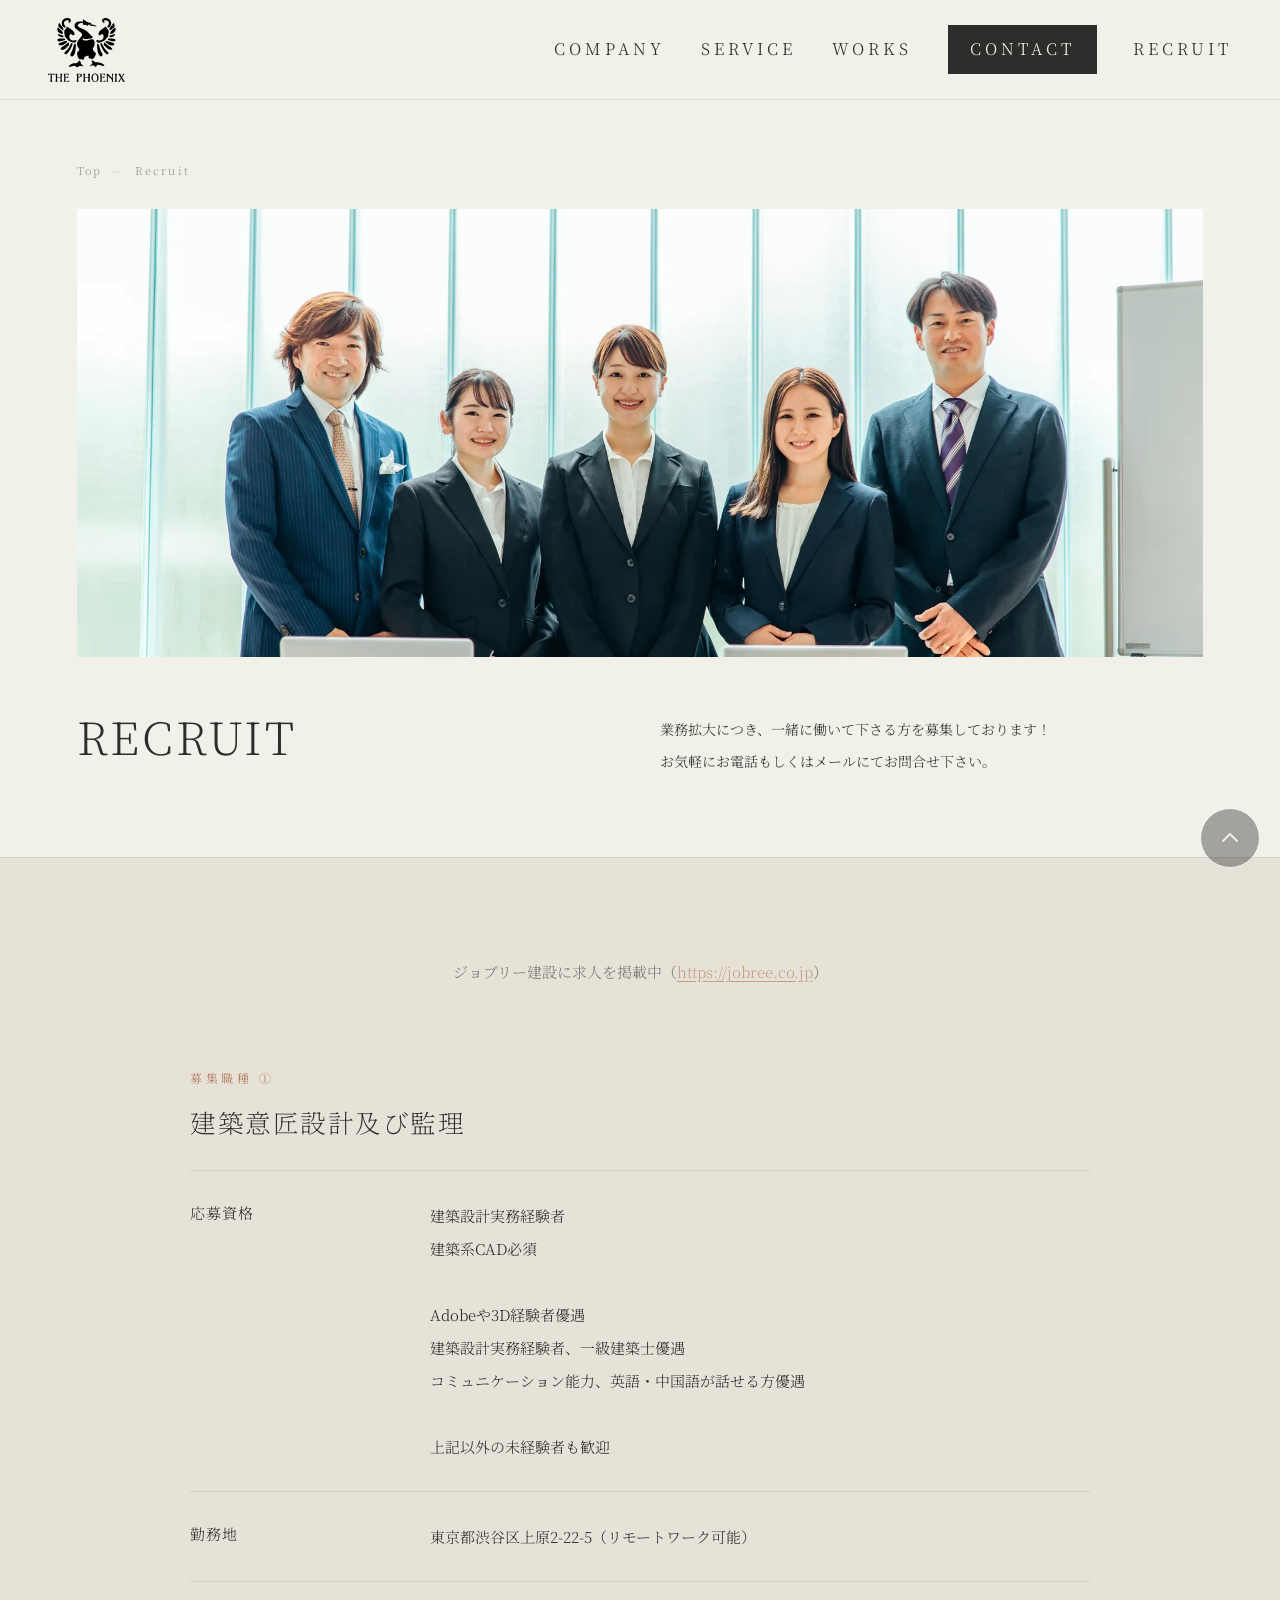
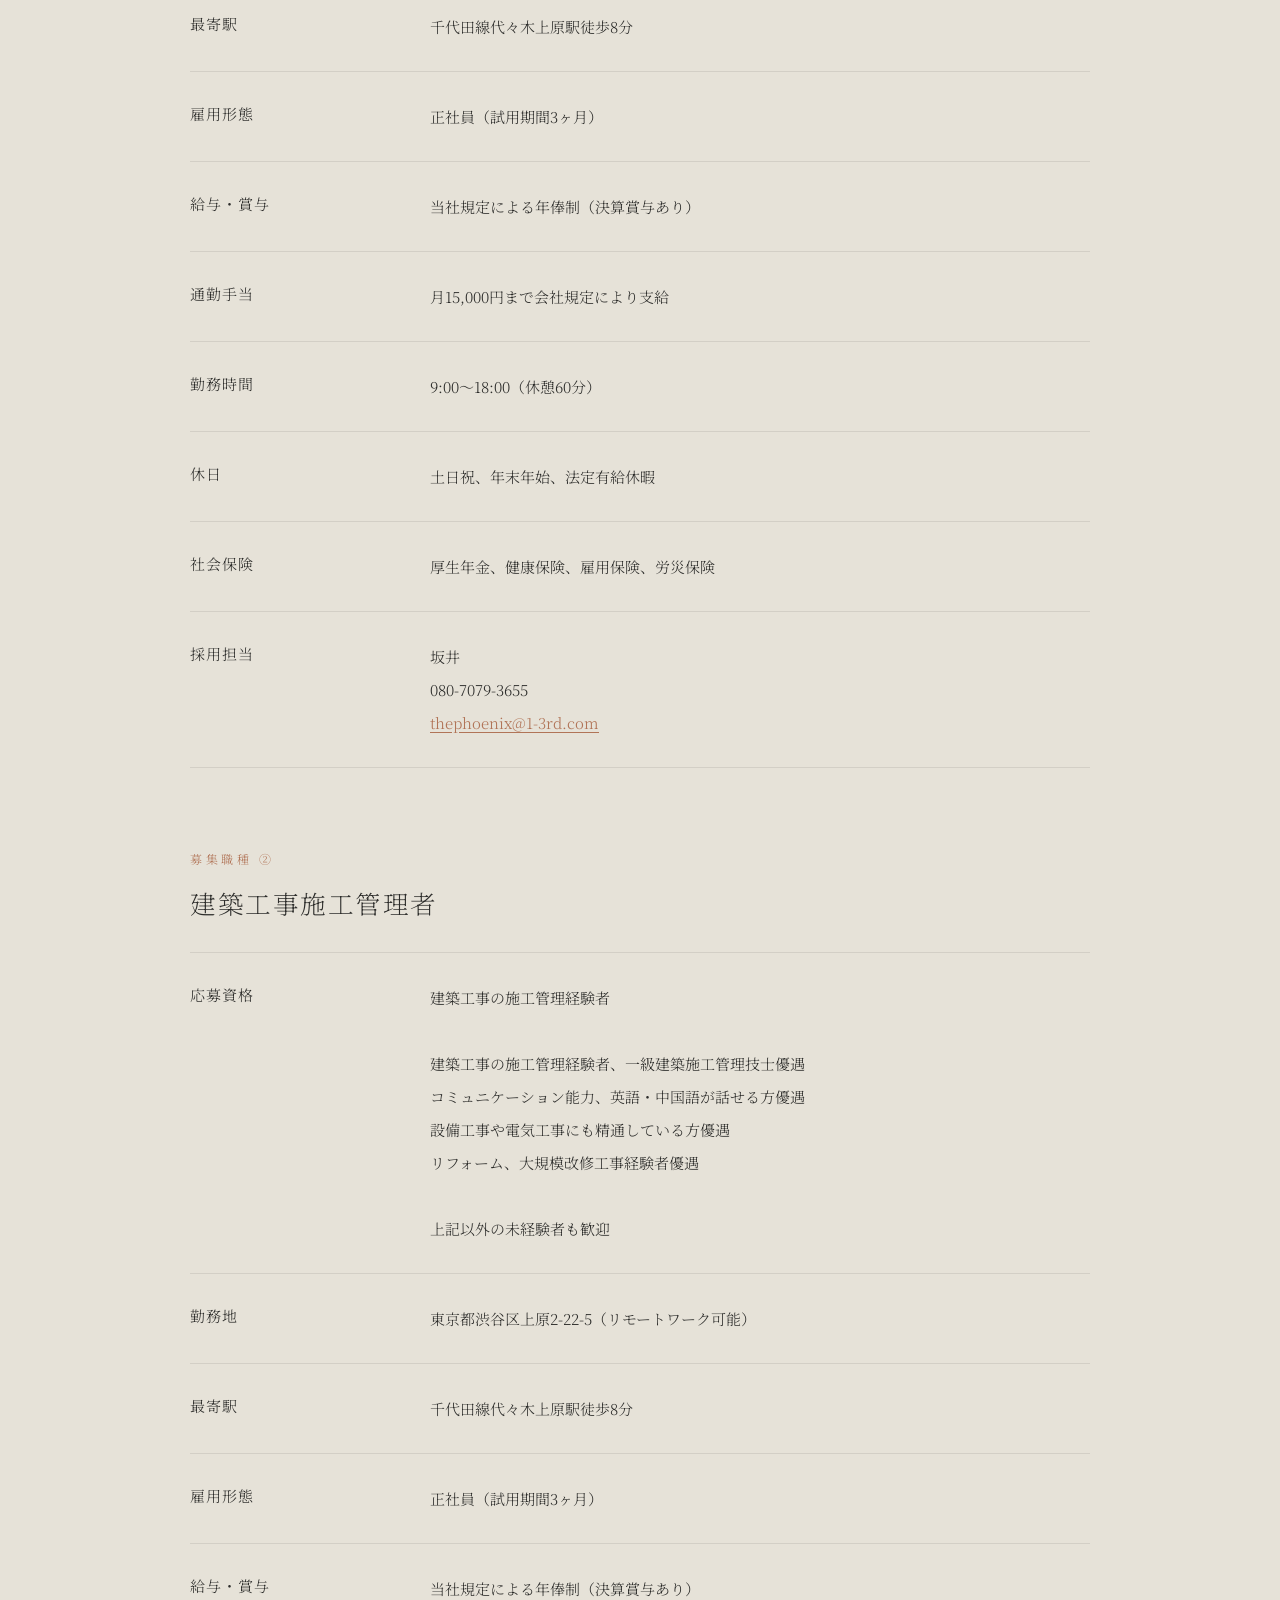
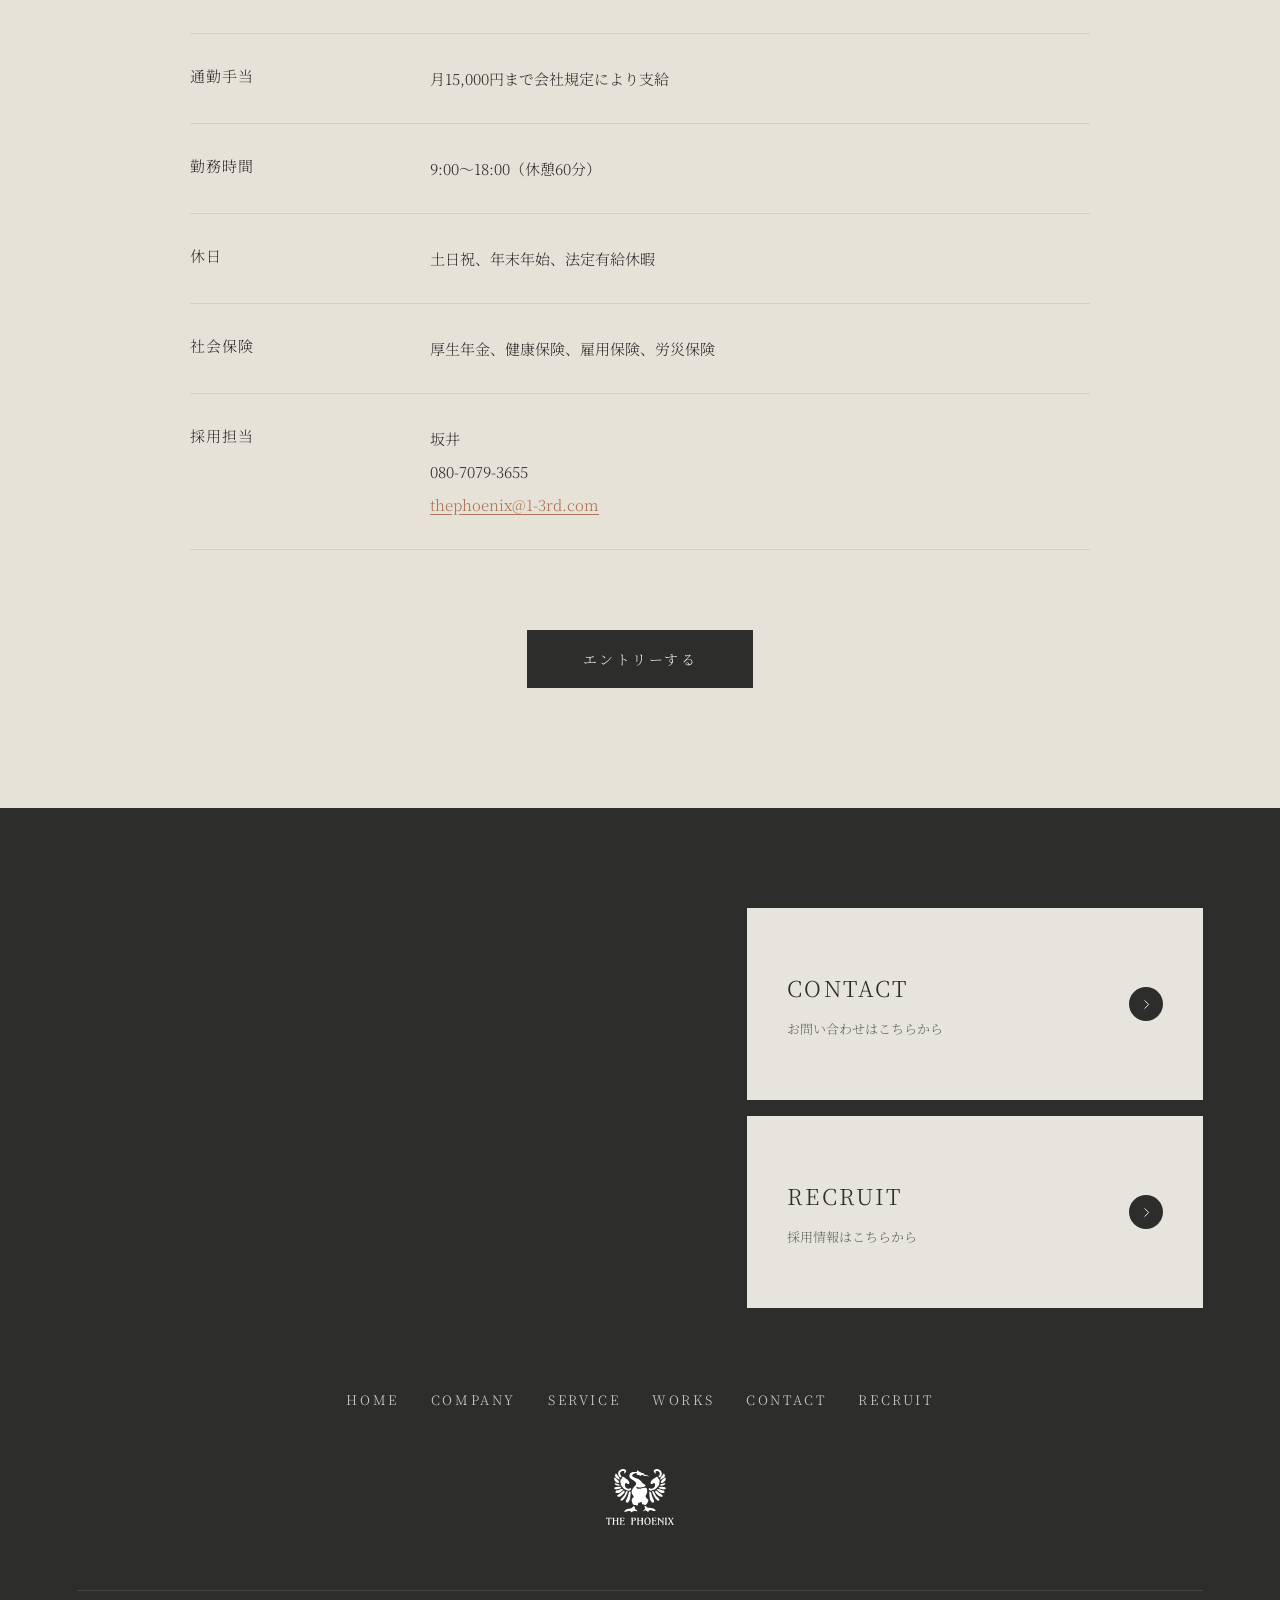
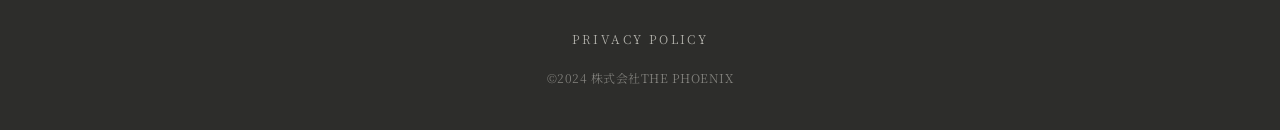
<file: recruit.html>
<!DOCTYPE html>
<html lang="ja">
<head>
  <meta charset="UTF-8">
  <meta name="viewport" content="width=device-width, initial-scale=1.0">
  <title>THE PHOENIX — Recruit</title>
  <link rel="preconnect" href="https://fonts.googleapis.com">
  <link rel="preconnect" href="https://fonts.gstatic.com" crossorigin>
  <link href="https://fonts.googleapis.com/css2?family=Inter:wght@200;300;400&family=Noto+Serif+JP:wght@200;300&family=Noto+Sans+JP:wght@300;400&display=swap" rel="stylesheet">
  <link rel="stylesheet" href="assets/css/style.css">
</head>
<body class="page-recruit">

<!-- HEADER -->
<header class="header">
  <a class="header-logo" href="index.html"><img src="assets/img/logo.svg" alt="THE PHOENIX"></a>
  <nav class="header-nav" id="header-nav">
    <a href="company.html">Company</a>
    <a href="service.html">Service</a>
    <a href="works.html">Works</a>
    <a class="nav-cta" href="contact.html">Contact</a>
    <a href="recruit.html">Recruit</a>
  </nav>
  <button class="nav-toggle" id="nav-toggle" aria-label="メニュー" aria-expanded="false">
    <span></span><span></span><span></span>
  </button>
</header>


<!-- PAGE HERO -->
<div class="page-hero">
  <p class="breadcrumb">
    <a href="index.html">Top</a>
    <span>—</span>
    Recruit
  </p>
  <div class="page-hero-photo">
    <img src="assets/img/recruit-hero.webp" alt="Recruit">
  </div>
  <div class="page-hero-meta">
    <h1 class="page-hero-title">Recruit</h1>
    <p class="page-hero-desc">
      業務拡大につき、一緒に働いて下さる方を募集しております！<br>
      お気軽にお電話もしくはメールにてお問合せ下さい。
    </p>
  </div>
</div>


<!-- RECRUIT CONTENT -->
<section class="recruit-section">

  <p class="recruit-note">ジョブリー建設に求人を掲載中（<a href="https://jobree.co.jp" target="_blank" rel="noopener">https://jobree.co.jp</a>）</p>

  <!-- JOB 1 -->
  <div class="job-block">
    <span class="job-number">募集職種 ①</span>
    <h2 class="job-title">建築意匠設計及び監理</h2>
    <div class="job-table">
      <div class="job-row">
        <p class="job-label">応募資格</p>
        <p class="job-value">
          建築設計実務経験者<br>
          建築系CAD必須<br><br>
          Adobeや3D経験者優遇<br>
          建築設計実務経験者、一級建築士優遇<br>
          コミュニケーション能力、英語・中国語が話せる方優遇<br><br>
          上記以外の未経験者も歓迎
        </p>
      </div>
      <div class="job-row">
        <p class="job-label">勤務地</p>
        <p class="job-value">東京都渋谷区上原2-22-5（リモートワーク可能）</p>
      </div>
      <div class="job-row">
        <p class="job-label">最寄駅</p>
        <p class="job-value">千代田線代々木上原駅徒歩8分</p>
      </div>
      <div class="job-row">
        <p class="job-label">雇用形態</p>
        <p class="job-value">正社員（試用期間3ヶ月）</p>
      </div>
      <div class="job-row">
        <p class="job-label">給与・賞与</p>
        <p class="job-value">当社規定による年俸制（決算賞与あり）</p>
      </div>
      <div class="job-row">
        <p class="job-label">通勤手当</p>
        <p class="job-value">月15,000円まで会社規定により支給</p>
      </div>
      <div class="job-row">
        <p class="job-label">勤務時間</p>
        <p class="job-value">9:00〜18:00（休憩60分）</p>
      </div>
      <div class="job-row">
        <p class="job-label">休日</p>
        <p class="job-value">土日祝、年末年始、法定有給休暇</p>
      </div>
      <div class="job-row">
        <p class="job-label">社会保険</p>
        <p class="job-value">厚生年金、健康保険、雇用保険、労災保険</p>
      </div>
      <div class="job-row">
        <p class="job-label">採用担当</p>
        <p class="job-value">
          坂井<br>
          080-7079-3655<br>
          <a href="mailto:thephoenix@1-3rd.com">thephoenix@1-3rd.com</a>
        </p>
      </div>
    </div>
  </div>

  <!-- JOB 2 -->
  <div class="job-block">
    <span class="job-number">募集職種 ②</span>
    <h2 class="job-title">建築工事施工管理者</h2>
    <div class="job-table">
      <div class="job-row">
        <p class="job-label">応募資格</p>
        <p class="job-value">
          建築工事の施工管理経験者<br><br>
          建築工事の施工管理経験者、一級建築施工管理技士優遇<br>
          コミュニケーション能力、英語・中国語が話せる方優遇<br>
          設備工事や電気工事にも精通している方優遇<br>
          リフォーム、大規模改修工事経験者優遇<br><br>
          上記以外の未経験者も歓迎
        </p>
      </div>
      <div class="job-row">
        <p class="job-label">勤務地</p>
        <p class="job-value">東京都渋谷区上原2-22-5（リモートワーク可能）</p>
      </div>
      <div class="job-row">
        <p class="job-label">最寄駅</p>
        <p class="job-value">千代田線代々木上原駅徒歩8分</p>
      </div>
      <div class="job-row">
        <p class="job-label">雇用形態</p>
        <p class="job-value">正社員（試用期間3ヶ月）</p>
      </div>
      <div class="job-row">
        <p class="job-label">給与・賞与</p>
        <p class="job-value">当社規定による年俸制（決算賞与あり）</p>
      </div>
      <div class="job-row">
        <p class="job-label">通勤手当</p>
        <p class="job-value">月15,000円まで会社規定により支給</p>
      </div>
      <div class="job-row">
        <p class="job-label">勤務時間</p>
        <p class="job-value">9:00〜18:00（休憩60分）</p>
      </div>
      <div class="job-row">
        <p class="job-label">休日</p>
        <p class="job-value">土日祝、年末年始、法定有給休暇</p>
      </div>
      <div class="job-row">
        <p class="job-label">社会保険</p>
        <p class="job-value">厚生年金、健康保険、雇用保険、労災保険</p>
      </div>
      <div class="job-row">
        <p class="job-label">採用担当</p>
        <p class="job-value">
          坂井<br>
          080-7079-3655<br>
          <a href="mailto:thephoenix@1-3rd.com">thephoenix@1-3rd.com</a>
        </p>
      </div>
    </div>
  </div>

  <div class="recruit-entry-wrap">
    <a class="recruit-entry-btn" href="contact.html">エントリーする</a>
  </div>

</section>


<!-- FOOTER -->
<footer class="footer">
  <div class="footer-cta">
    <div class="footer-cta-grid">
      <div class="footer-map">
        <iframe src="https://www.google.com/maps?q=%E6%9D%B1%E4%BA%AC%E9%83%BD%E6%B8%8B%E8%B0%B7%E5%8C%BA%E4%B8%8A%E5%8E%9F2-22-5&output=embed" loading="lazy" referrerpolicy="no-referrer-when-downgrade" title="THE PHOENIX 所在地"></iframe>
      </div>
      <div class="footer-cta-cards">
        <a class="footer-cta-card" href="contact.html">
          <div class="footer-cta-card-text">
            <span class="footer-cta-card-title">CONTACT</span>
            <span class="footer-cta-card-sub">お問い合わせはこちらから</span>
          </div>
          <span class="footer-cta-card-arrow">
            <svg viewBox="0 0 24 24"><path d="M9 5l7 7-7 7"/></svg>
          </span>
        </a>
        <a class="footer-cta-card" href="recruit.html">
          <div class="footer-cta-card-text">
            <span class="footer-cta-card-title">RECRUIT</span>
            <span class="footer-cta-card-sub">採用情報はこちらから</span>
          </div>
          <span class="footer-cta-card-arrow">
            <svg viewBox="0 0 24 24"><path d="M9 5l7 7-7 7"/></svg>
          </span>
        </a>
      </div>
    </div>
  </div>

  <div class="footer-main">
    <nav class="footer-nav">
      <a href="index.html">Home</a>
      <a href="company.html">Company</a>
      <a href="service.html">Service</a>
      <a href="works.html">Works</a>
      <a href="contact.html">Contact</a>
      <a href="recruit.html">Recruit</a>
    </nav>

    <div class="footer-logo">
      <img src="assets/img/logo.svg" alt="THE PHOENIX">
    </div>

    <div class="footer-bottom">
      <a class="footer-policy" href="#">Privacy Policy</a>
      <p class="footer-copyright">©2024 株式会社THE PHOENIX</p>
    </div>
  </div>
</footer>

  <button class="back-to-top" id="back-to-top" aria-label="ページトップへ戻る">
    <svg viewBox="0 0 24 24"><path d="M5 15l7-7 7 7"/></svg>
  </button>

  <script src="assets/js/common.js"></script>
</body>
</html>
</file>
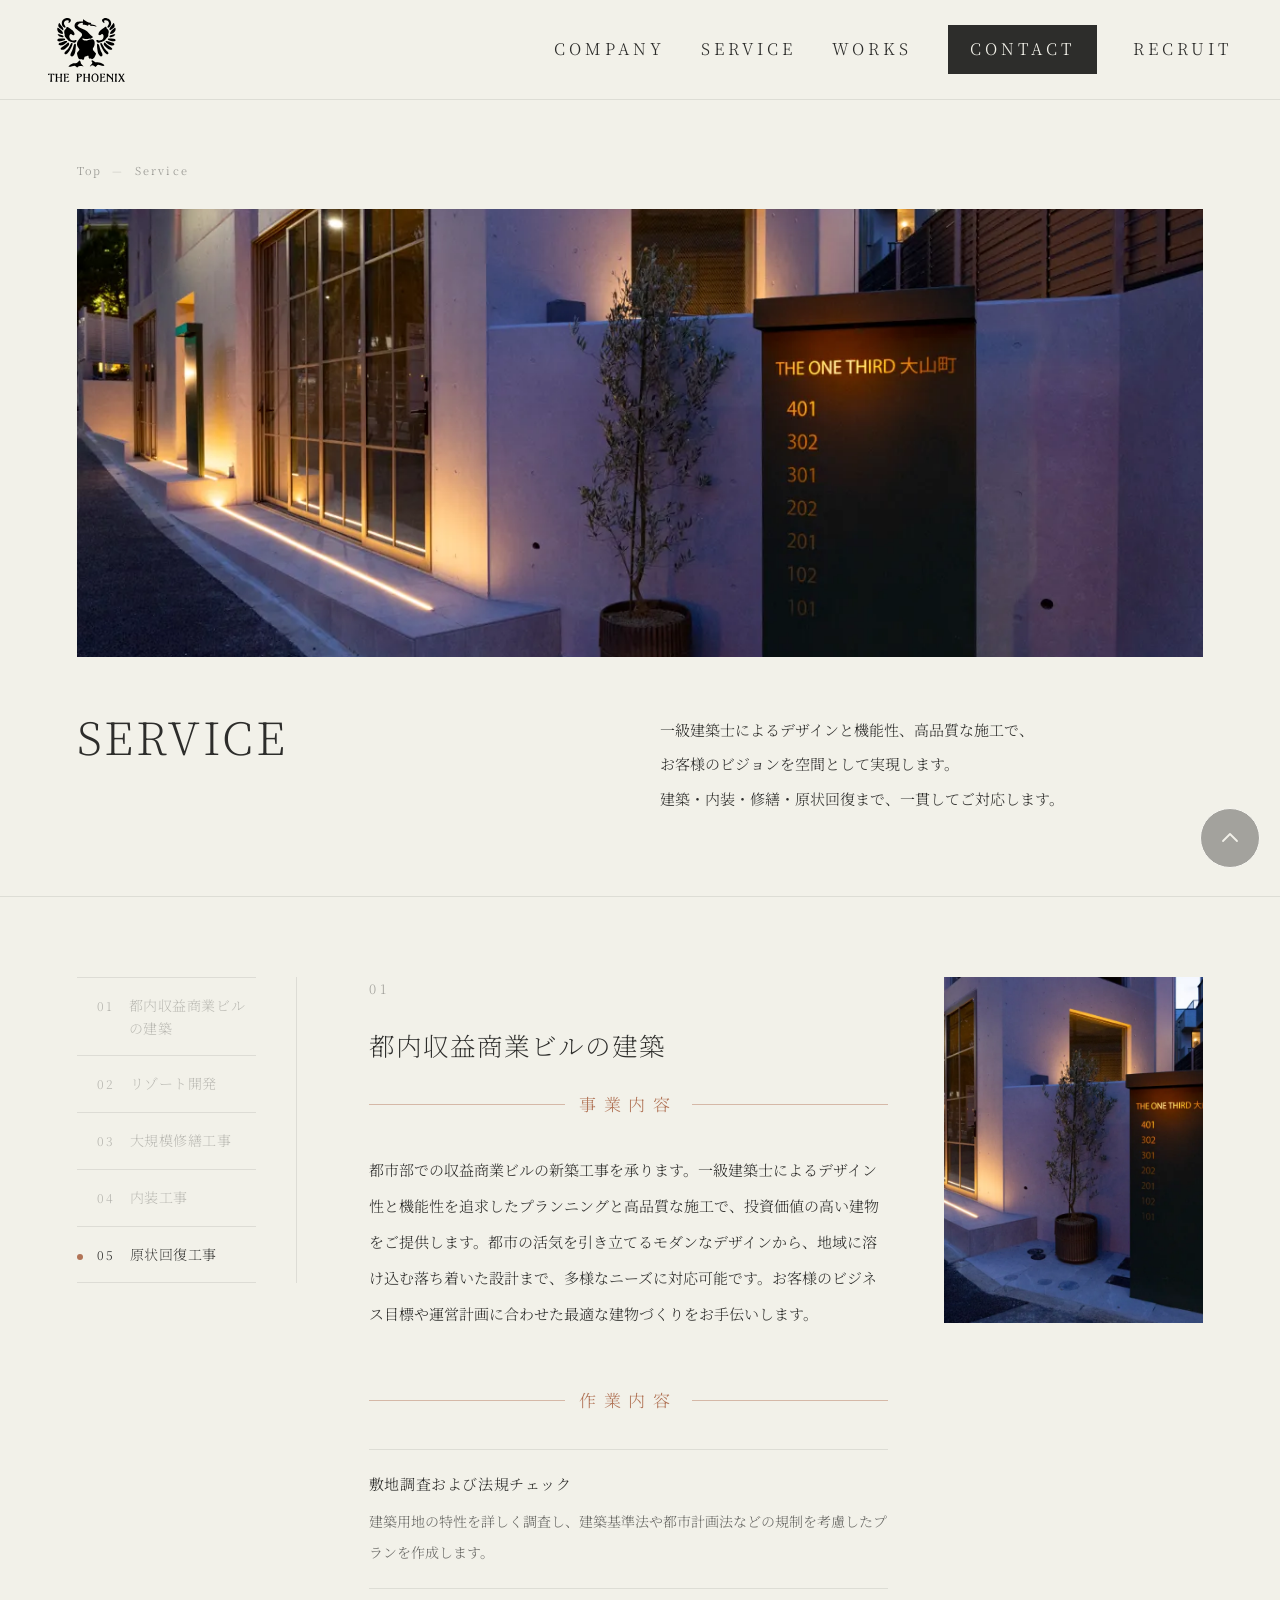
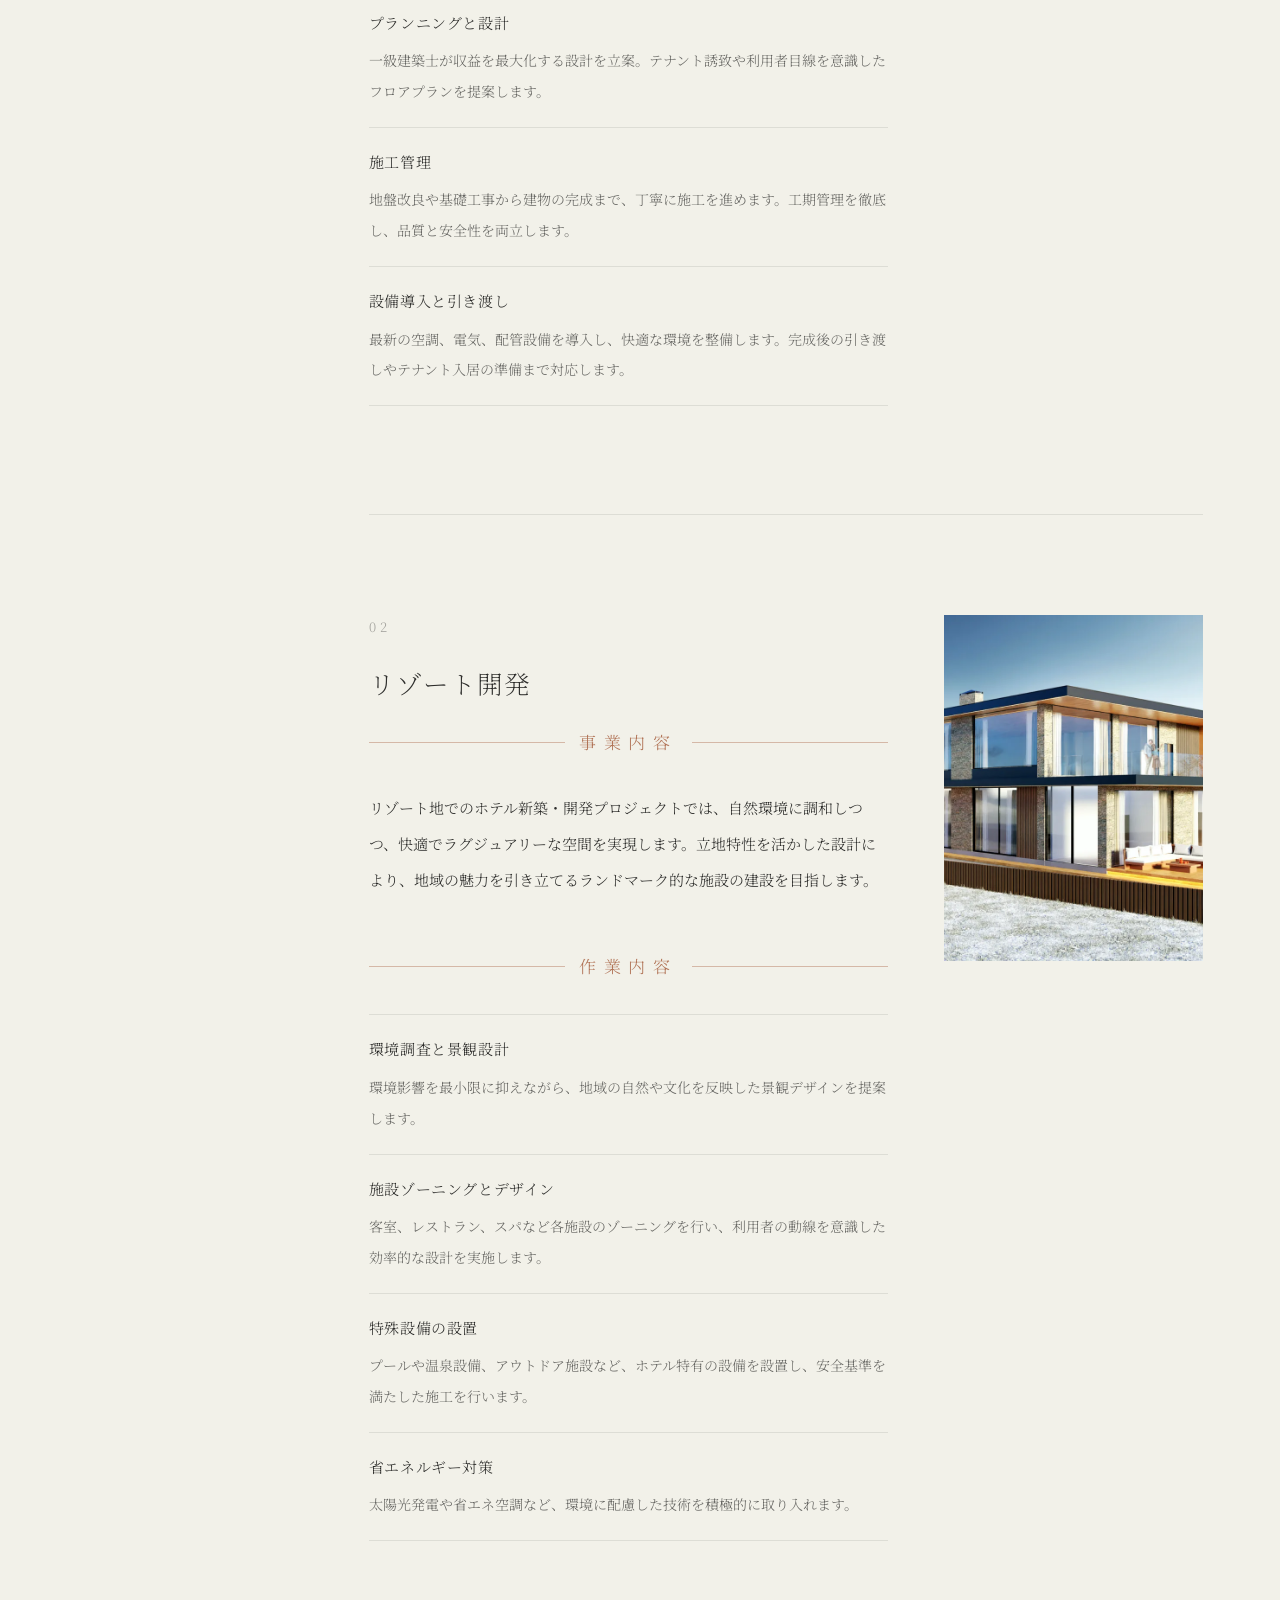
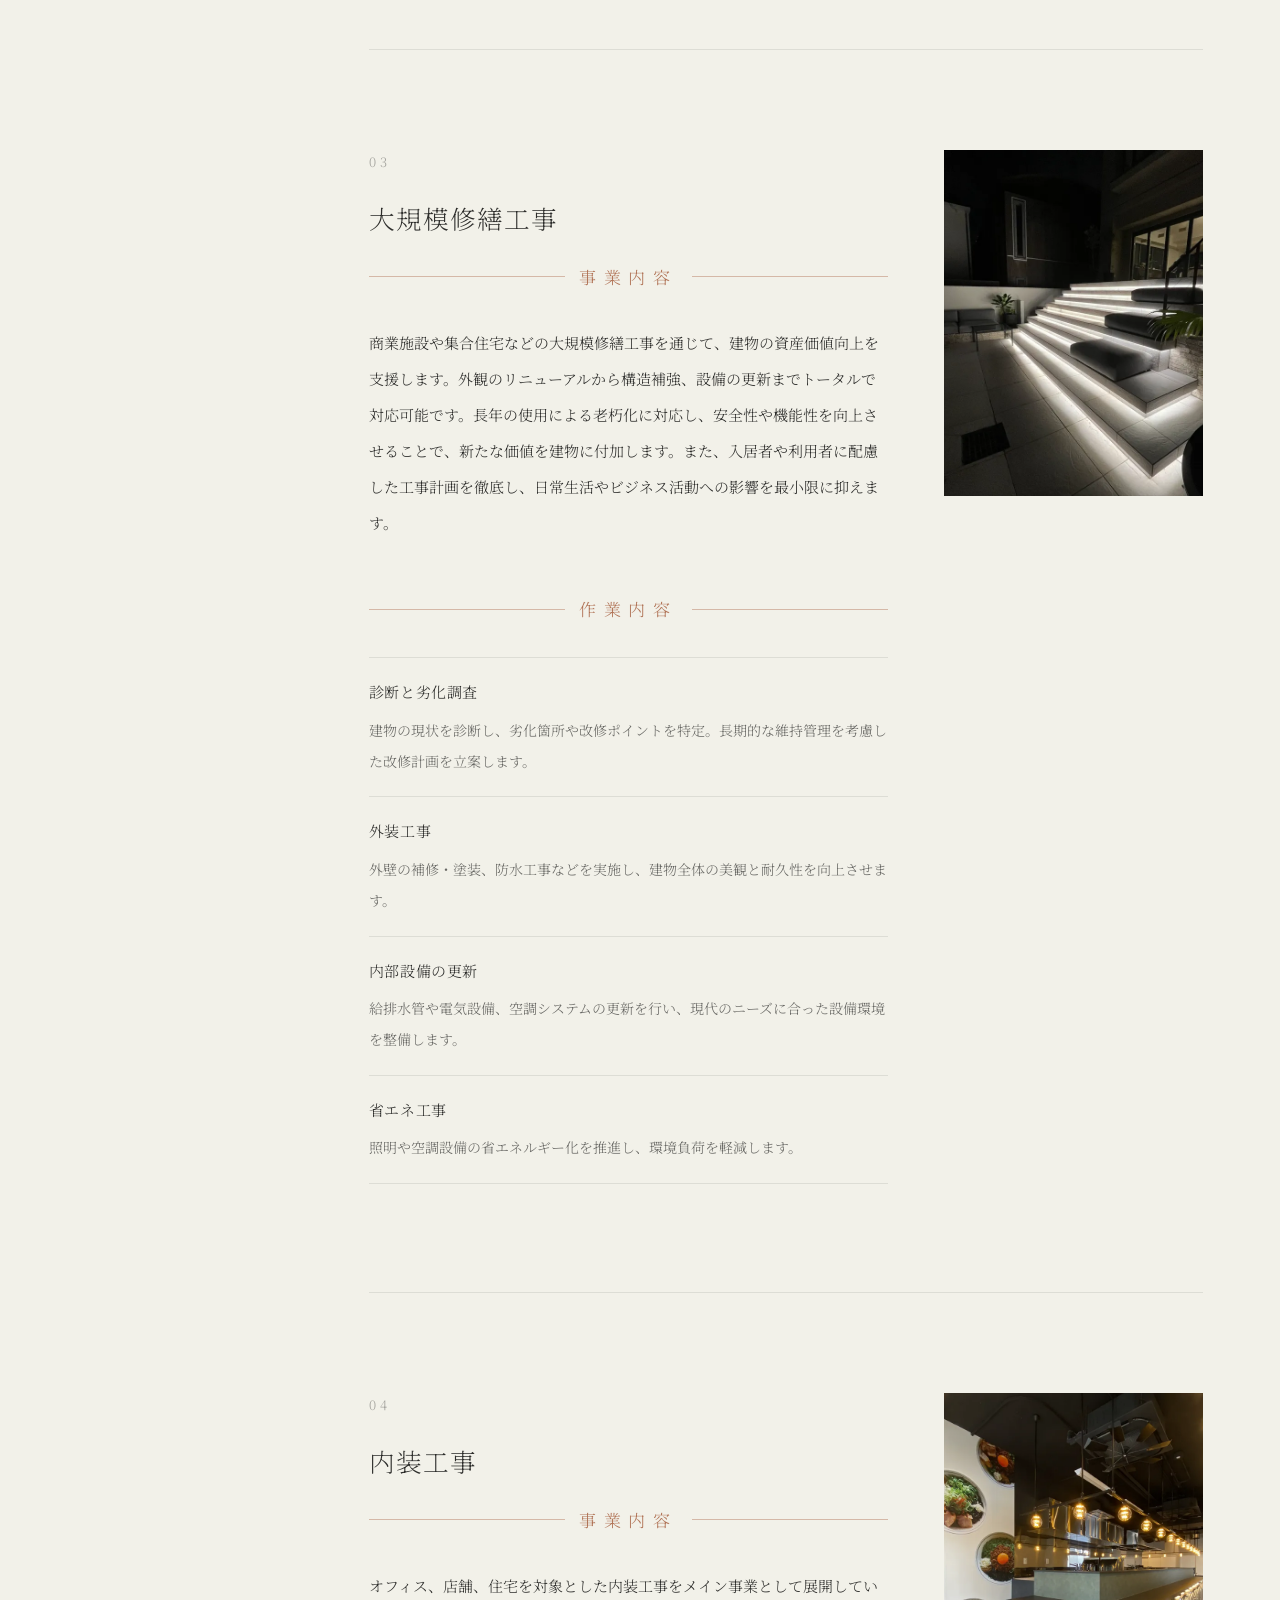
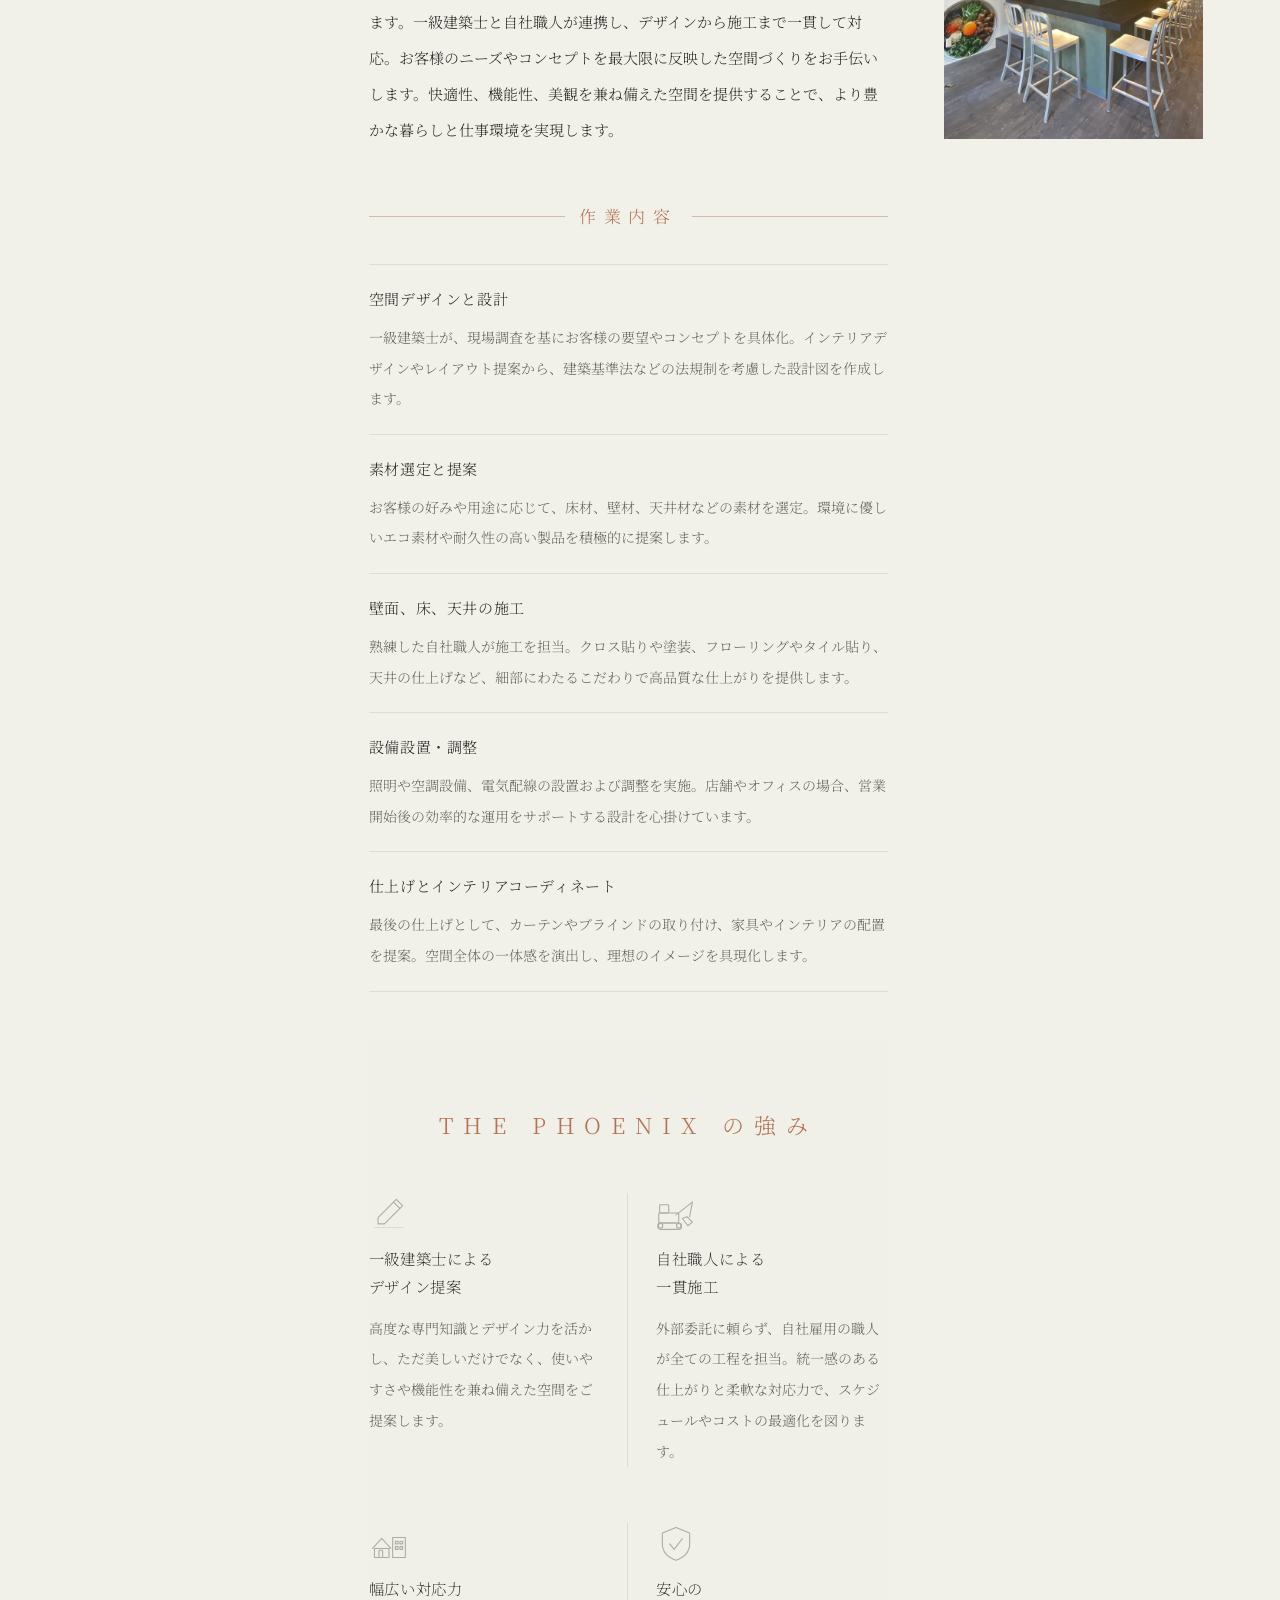
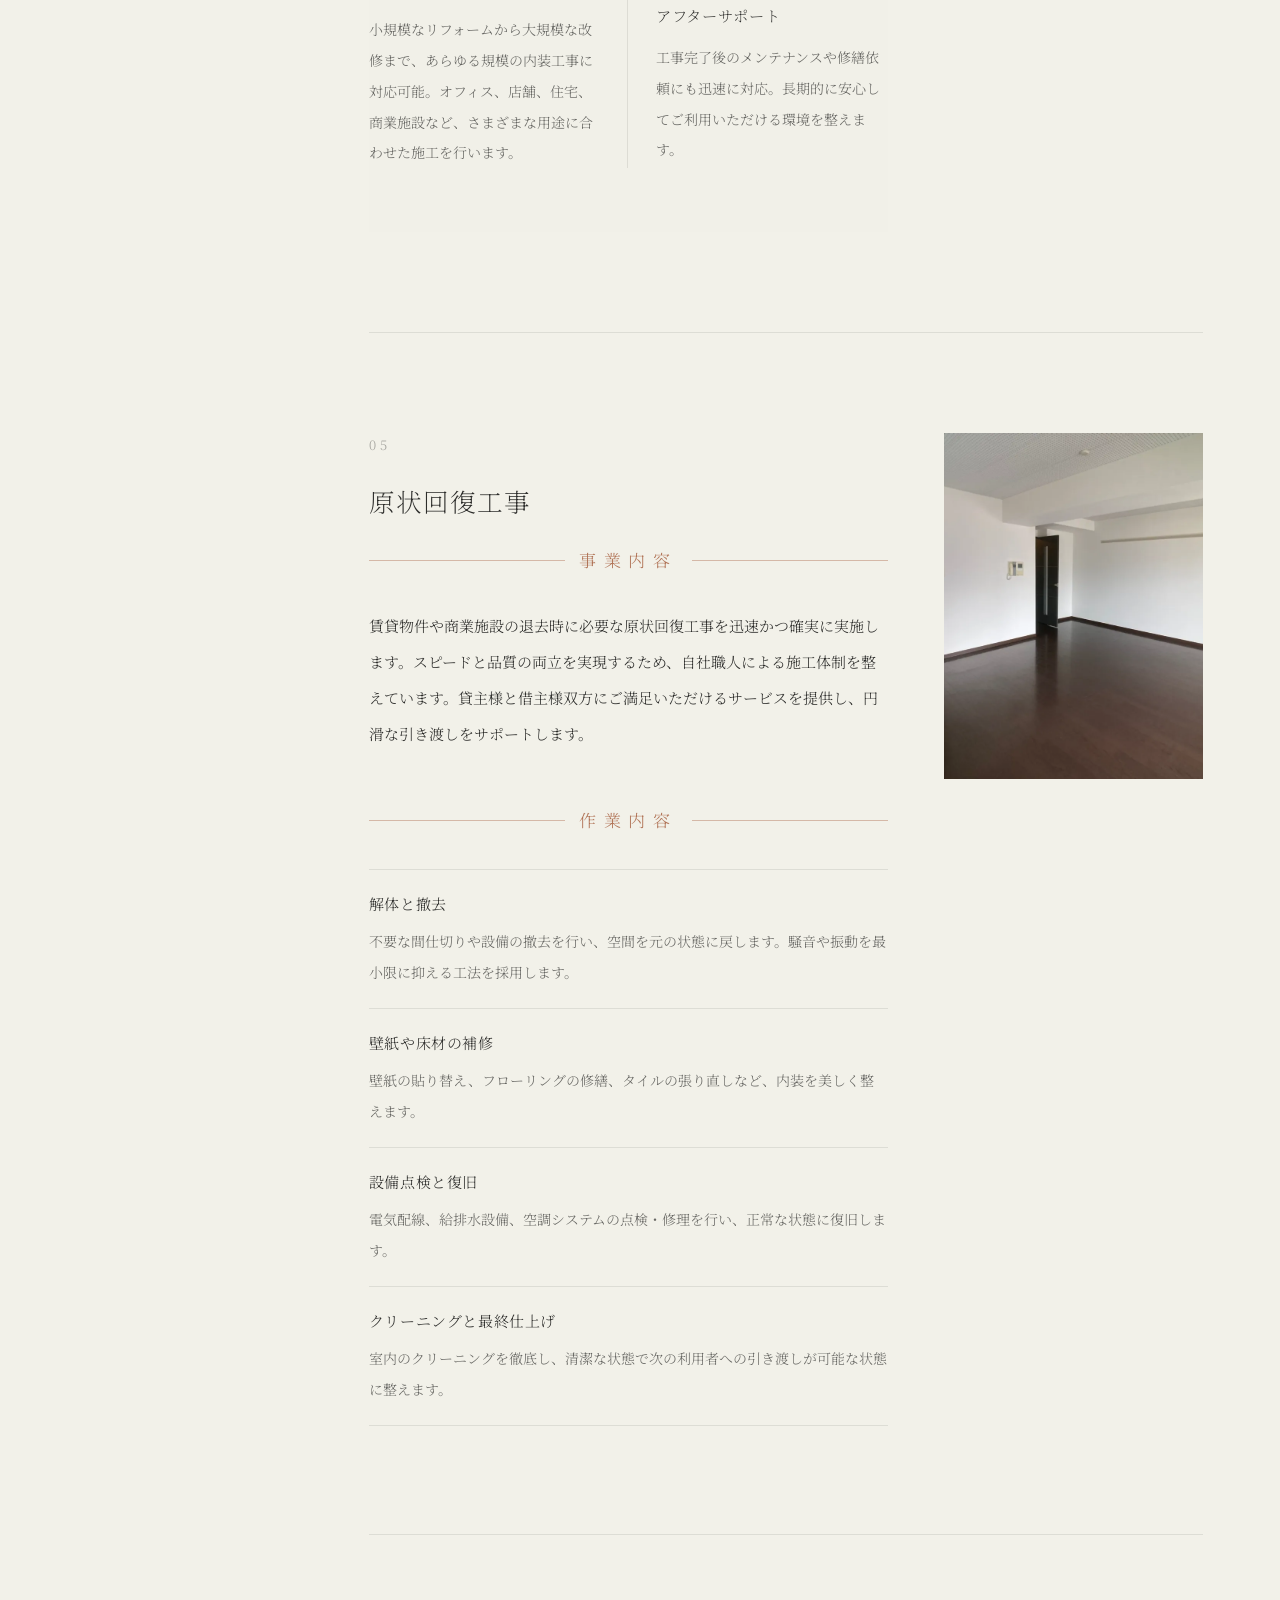
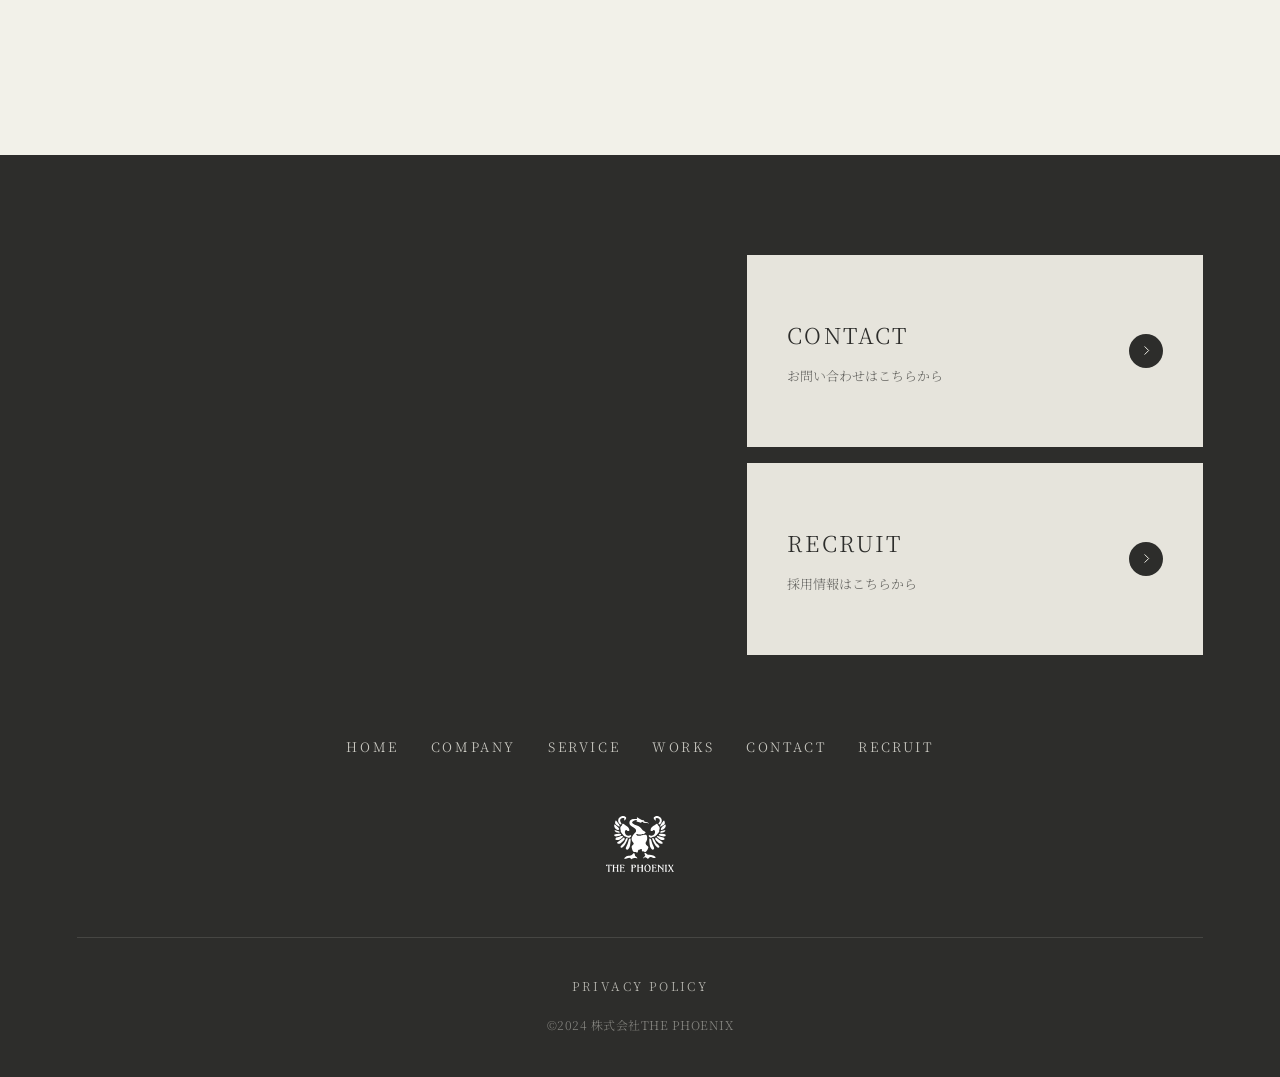
<file: service.html>
<!DOCTYPE html>
<html lang="ja">
<head>
  <meta charset="UTF-8">
  <meta name="viewport" content="width=device-width, initial-scale=1.0">
  <title>THE PHOENIX — Service</title>
  <link rel="preconnect" href="https://fonts.googleapis.com">
  <link rel="preconnect" href="https://fonts.gstatic.com" crossorigin>
  <link href="https://fonts.googleapis.com/css2?family=Inter:wght@200;300;400&family=Noto+Serif+JP:wght@200;300&family=Noto+Sans+JP:wght@300;400&display=swap" rel="stylesheet">
  <link rel="stylesheet" href="assets/css/style.css">
</head>
<body class="page-service">

<!-- HEADER -->
<header class="header">
  <a class="header-logo" href="index.html"><img src="assets/img/logo.svg" alt="THE PHOENIX"></a>
  <nav class="header-nav" id="header-nav">
    <a href="company.html">Company</a>
    <a href="service.html">Service</a>
    <a href="works.html">Works</a>
    <a class="nav-cta" href="contact.html">Contact</a>
    <a href="recruit.html">Recruit</a>
  </nav>
  <button class="nav-toggle" id="nav-toggle" aria-label="メニュー" aria-expanded="false">
    <span></span><span></span><span></span>
  </button>
</header>


<!-- PAGE HERO -->
<div class="page-hero">
  <p class="breadcrumb">
    <a href="index.html">Top</a>
    <span>—</span>
    Service
  </p>
  <div class="page-hero-photo">
    <img src="assets/img/service01.webp" alt="Service">
  </div>
  <div class="page-hero-meta">
    <h1 class="page-hero-title">Service</h1>
    <p class="page-hero-desc">
      一級建築士によるデザインと機能性、高品質な施工で、<br>
      お客様のビジョンを空間として実現します。<br>
      建築・内装・修繕・原状回復まで、一貫してご対応します。
    </p>
  </div>
</div>


<!-- SERVICE LIST -->
<section class="service-section">

  <!-- LEFT STICKY NAV -->
  <nav class="service-nav">
    <div class="service-nav-item active" data-target="s01"><span class="bullet"></span><span class="service-nav-num">01</span><span class="service-nav-title">都内収益商業ビルの建築</span></div>
    <div class="service-nav-item" data-target="s02"><span class="bullet"></span><span class="service-nav-num">02</span><span class="service-nav-title">リゾート開発</span></div>
    <div class="service-nav-item" data-target="s03"><span class="bullet"></span><span class="service-nav-num">03</span><span class="service-nav-title">大規模修繕工事</span></div>
    <div class="service-nav-item" data-target="s04"><span class="bullet"></span><span class="service-nav-num">04</span><span class="service-nav-title">内装工事</span></div>
    <div class="service-nav-item" data-target="s05"><span class="bullet"></span><span class="service-nav-num">05</span><span class="service-nav-title">原状回復工事</span></div>
  </nav>

  <!-- RIGHT SCROLLABLE CONTENT -->
  <div class="service-main">

    <!-- 01 -->
    <div class="service-item" id="s01">
      <div class="service-item-text">
        <span class="service-item-num">01</span>
        <h2 class="service-item-title">都内収益商業ビルの建築</h2>
        <p class="service-item-section-label">事業内容</p>
        <p class="service-item-section-body">都市部での収益商業ビルの新築工事を承ります。一級建築士によるデザイン性と機能性を追求したプランニングと高品質な施工で、投資価値の高い建物をご提供します。都市の活気を引き立てるモダンなデザインから、地域に溶け込む落ち着いた設計まで、多様なニーズに対応可能です。お客様のビジネス目標や運営計画に合わせた最適な建物づくりをお手伝いします。</p>
        <p class="service-item-section-label">作業内容</p>
        <div class="service-item-works">
          <div class="service-item-work"><p class="service-item-work-title">敷地調査および法規チェック</p><p class="service-item-work-desc">建築用地の特性を詳しく調査し、建築基準法や都市計画法などの規制を考慮したプランを作成します。</p></div>
          <div class="service-item-work"><p class="service-item-work-title">プランニングと設計</p><p class="service-item-work-desc">一級建築士が収益を最大化する設計を立案。テナント誘致や利用者目線を意識したフロアプランを提案します。</p></div>
          <div class="service-item-work"><p class="service-item-work-title">施工管理</p><p class="service-item-work-desc">地盤改良や基礎工事から建物の完成まで、丁寧に施工を進めます。工期管理を徹底し、品質と安全性を両立します。</p></div>
          <div class="service-item-work"><p class="service-item-work-title">設備導入と引き渡し</p><p class="service-item-work-desc">最新の空調、電気、配管設備を導入し、快適な環境を整備します。完成後の引き渡しやテナント入居の準備まで対応します。</p></div>
        </div>
      </div>
      <div class="service-item-photo"><img src="assets/img/service01.webp" alt="都内収益商業ビルの建築"></div>
    </div>

    <!-- 02 -->
    <div class="service-item" id="s02">
      <div class="service-item-text">
        <span class="service-item-num">02</span>
        <h2 class="service-item-title">リゾート開発</h2>
        <p class="service-item-section-label">事業内容</p>
        <p class="service-item-section-body">リゾート地でのホテル新築・開発プロジェクトでは、自然環境に調和しつつ、快適でラグジュアリーな空間を実現します。立地特性を活かした設計により、地域の魅力を引き立てるランドマーク的な施設の建設を目指します。</p>
        <p class="service-item-section-label">作業内容</p>
        <div class="service-item-works">
          <div class="service-item-work"><p class="service-item-work-title">環境調査と景観設計</p><p class="service-item-work-desc">環境影響を最小限に抑えながら、地域の自然や文化を反映した景観デザインを提案します。</p></div>
          <div class="service-item-work"><p class="service-item-work-title">施設ゾーニングとデザイン</p><p class="service-item-work-desc">客室、レストラン、スパなど各施設のゾーニングを行い、利用者の動線を意識した効率的な設計を実施します。</p></div>
          <div class="service-item-work"><p class="service-item-work-title">特殊設備の設置</p><p class="service-item-work-desc">プールや温泉設備、アウトドア施設など、ホテル特有の設備を設置し、安全基準を満たした施工を行います。</p></div>
          <div class="service-item-work"><p class="service-item-work-title">省エネルギー対策</p><p class="service-item-work-desc">太陽光発電や省エネ空調など、環境に配慮した技術を積極的に取り入れます。</p></div>
        </div>
      </div>
      <div class="service-item-photo"><img src="assets/img/service02.webp" alt="リゾート開発"></div>
    </div>

    <!-- 03 -->
    <div class="service-item" id="s03">
      <div class="service-item-text">
        <span class="service-item-num">03</span>
        <h2 class="service-item-title">大規模修繕工事</h2>
        <p class="service-item-section-label">事業内容</p>
        <p class="service-item-section-body">商業施設や集合住宅などの大規模修繕工事を通じて、建物の資産価値向上を支援します。外観のリニューアルから構造補強、設備の更新までトータルで対応可能です。長年の使用による老朽化に対応し、安全性や機能性を向上させることで、新たな価値を建物に付加します。また、入居者や利用者に配慮した工事計画を徹底し、日常生活やビジネス活動への影響を最小限に抑えます。</p>
        <p class="service-item-section-label">作業内容</p>
        <div class="service-item-works">
          <div class="service-item-work"><p class="service-item-work-title">診断と劣化調査</p><p class="service-item-work-desc">建物の現状を診断し、劣化箇所や改修ポイントを特定。長期的な維持管理を考慮した改修計画を立案します。</p></div>
          <div class="service-item-work"><p class="service-item-work-title">外装工事</p><p class="service-item-work-desc">外壁の補修・塗装、防水工事などを実施し、建物全体の美観と耐久性を向上させます。</p></div>
          <div class="service-item-work"><p class="service-item-work-title">内部設備の更新</p><p class="service-item-work-desc">給排水管や電気設備、空調システムの更新を行い、現代のニーズに合った設備環境を整備します。</p></div>
          <div class="service-item-work"><p class="service-item-work-title">省エネ工事</p><p class="service-item-work-desc">照明や空調設備の省エネルギー化を推進し、環境負荷を軽減します。</p></div>
        </div>
      </div>
      <div class="service-item-photo"><img src="assets/img/service03.webp" alt="大規模修繕工事"></div>
    </div>

    <!-- 04 -->
    <div class="service-item" id="s04">
      <div class="service-item-text">
        <span class="service-item-num">04</span>
        <h2 class="service-item-title">内装工事</h2>
        <p class="service-item-section-label">事業内容</p>
        <p class="service-item-section-body">オフィス、店舗、住宅を対象とした内装工事をメイン事業として展開しています。一級建築士と自社職人が連携し、デザインから施工まで一貫して対応。お客様のニーズやコンセプトを最大限に反映した空間づくりをお手伝いします。快適性、機能性、美観を兼ね備えた空間を提供することで、より豊かな暮らしと仕事環境を実現します。</p>
        <p class="service-item-section-label">作業内容</p>
        <div class="service-item-works">
          <div class="service-item-work"><p class="service-item-work-title">空間デザインと設計</p><p class="service-item-work-desc">一級建築士が、現場調査を基にお客様の要望やコンセプトを具体化。インテリアデザインやレイアウト提案から、建築基準法などの法規制を考慮した設計図を作成します。</p></div>
          <div class="service-item-work"><p class="service-item-work-title">素材選定と提案</p><p class="service-item-work-desc">お客様の好みや用途に応じて、床材、壁材、天井材などの素材を選定。環境に優しいエコ素材や耐久性の高い製品を積極的に提案します。</p></div>
          <div class="service-item-work"><p class="service-item-work-title">壁面、床、天井の施工</p><p class="service-item-work-desc">熟練した自社職人が施工を担当。クロス貼りや塗装、フローリングやタイル貼り、天井の仕上げなど、細部にわたるこだわりで高品質な仕上がりを提供します。</p></div>
          <div class="service-item-work"><p class="service-item-work-title">設備設置・調整</p><p class="service-item-work-desc">照明や空調設備、電気配線の設置および調整を実施。店舗やオフィスの場合、営業開始後の効率的な運用をサポートする設計を心掛けています。</p></div>
          <div class="service-item-work"><p class="service-item-work-title">仕上げとインテリアコーディネート</p><p class="service-item-work-desc">最後の仕上げとして、カーテンやブラインドの取り付け、家具やインテリアの配置を提案。空間全体の一体感を演出し、理想のイメージを具現化します。</p></div>
        </div>

        <!-- THE PHOENIXの強み -->
        <div class="service-strengths">
        <p class="service-strengths-label">THE PHOENIX の強み</p>
        <div class="service-strengths-grid">
          <div class="service-strength-item">
            <!-- Pencil: design proposal -->
            <svg class="service-strength-icon" viewBox="0 0 44 44" fill="none" stroke="currentColor" stroke-width="1.2" stroke-linecap="round" stroke-linejoin="round">
              <path d="M30 7l7 7-20 20H10v-7L30 7z"/>
              <line x1="27" y1="10" x2="34" y2="17"/>
              <line x1="6" y1="38" x2="38" y2="38" stroke-opacity="0.3"/>
            </svg>
            <p class="service-strength-title">一級建築士による<br>デザイン提案</p>
            <p class="service-strength-desc">高度な専門知識とデザイン力を活かし、ただ美しいだけでなく、使いやすさや機能性を兼ね備えた空間をご提案します。</p>
          </div>
          <div class="service-strength-item">
            <!-- Excavator: one-stop construction -->
            <svg class="service-strength-icon" viewBox="0 0 44 44" fill="none" stroke="currentColor" stroke-width="1.2" stroke-linecap="round" stroke-linejoin="round">
              <rect x="2" y="33" width="26" height="7" rx="3"/>
              <circle cx="5" cy="36" r="2.5"/>
              <circle cx="25" cy="36" r="2.5"/>
              <rect x="3" y="22" width="22" height="11" rx="1"/>
              <rect x="4" y="13" width="10" height="9" rx="1"/>
              <line x1="22" y1="24" x2="40" y2="10"/>
              <line x1="40" y1="10" x2="37" y2="26"/>
              <path d="M34 26 L40 32 L35 36 L29 28 Z"/>
            </svg>
            <p class="service-strength-title">自社職人による<br>一貫施工</p>
            <p class="service-strength-desc">外部委託に頼らず、自社雇用の職人が全ての工程を担当。統一感のある仕上がりと柔軟な対応力で、スケジュールやコストの最適化を図ります。</p>
          </div>
          <div class="service-strength-item">
            <!-- House + office building: wide range -->
            <svg class="service-strength-icon" viewBox="0 0 44 44" fill="none" stroke="currentColor" stroke-width="1.2" stroke-linecap="round" stroke-linejoin="round">
              <polyline points="4,28 14,17 24,28"/>
              <rect x="6" y="28" width="16" height="10"/>
              <rect x="11" y="30" width="4" height="8"/>
              <rect x="26" y="16" width="14" height="22"/>
              <rect x="29" y="20" width="3" height="3"/>
              <rect x="34" y="20" width="3" height="3"/>
              <rect x="29" y="26" width="3" height="3"/>
              <rect x="34" y="26" width="3" height="3"/>
            </svg>
            <p class="service-strength-title">幅広い対応力</p>
            <p class="service-strength-desc">小規模なリフォームから大規模な改修まで、あらゆる規模の内装工事に対応可能。オフィス、店舗、住宅、商業施設など、さまざまな用途に合わせた施工を行います。</p>
          </div>
          <div class="service-strength-item">
            <!-- Shield + checkmark: after support -->
            <svg class="service-strength-icon" viewBox="0 0 44 44" fill="none" stroke="currentColor" stroke-width="1.2" stroke-linecap="round" stroke-linejoin="round">
              <path d="M22 5L7 11v12c0 9 7 15 15 18 8-3 15-9 15-18V11L22 5z"/>
              <polyline points="15,23 20,29 29,17"/>
            </svg>
            <p class="service-strength-title">安心の<br>アフターサポート</p>
            <p class="service-strength-desc">工事完了後のメンテナンスや修繕依頼にも迅速に対応。長期的に安心してご利用いただける環境を整えます。</p>
          </div>
        </div>
        </div>
      </div>
      <div class="service-item-photo"><img src="assets/img/service04.webp" alt="内装工事"></div>
    </div>

    <!-- 05 -->
    <div class="service-item" id="s05">
      <div class="service-item-text">
        <span class="service-item-num">05</span>
        <h2 class="service-item-title">原状回復工事</h2>
        <p class="service-item-section-label">事業内容</p>
        <p class="service-item-section-body">賃貸物件や商業施設の退去時に必要な原状回復工事を迅速かつ確実に実施します。スピードと品質の両立を実現するため、自社職人による施工体制を整えています。貸主様と借主様双方にご満足いただけるサービスを提供し、円滑な引き渡しをサポートします。</p>
        <p class="service-item-section-label">作業内容</p>
        <div class="service-item-works">
          <div class="service-item-work"><p class="service-item-work-title">解体と撤去</p><p class="service-item-work-desc">不要な間仕切りや設備の撤去を行い、空間を元の状態に戻します。騒音や振動を最小限に抑える工法を採用します。</p></div>
          <div class="service-item-work"><p class="service-item-work-title">壁紙や床材の補修</p><p class="service-item-work-desc">壁紙の貼り替え、フローリングの修繕、タイルの張り直しなど、内装を美しく整えます。</p></div>
          <div class="service-item-work"><p class="service-item-work-title">設備点検と復旧</p><p class="service-item-work-desc">電気配線、給排水設備、空調システムの点検・修理を行い、正常な状態に復旧します。</p></div>
          <div class="service-item-work"><p class="service-item-work-title">クリーニングと最終仕上げ</p><p class="service-item-work-desc">室内のクリーニングを徹底し、清潔な状態で次の利用者への引き渡しが可能な状態に整えます。</p></div>
        </div>
      </div>
      <div class="service-item-photo"><img src="assets/img/service05.webp" alt="原状回復工事"></div>
    </div>

  </div>
</section>



<!-- FOOTER -->
<footer class="footer">
  <div class="footer-cta">
    <div class="footer-cta-grid">
      <div class="footer-map">
        <iframe src="https://www.google.com/maps?q=%E6%9D%B1%E4%BA%AC%E9%83%BD%E6%B8%8B%E8%B0%B7%E5%8C%BA%E4%B8%8A%E5%8E%9F2-22-5&output=embed" loading="lazy" referrerpolicy="no-referrer-when-downgrade" title="THE PHOENIX 所在地"></iframe>
      </div>
      <div class="footer-cta-cards">
        <a class="footer-cta-card" href="contact.html">
          <div class="footer-cta-card-text">
            <span class="footer-cta-card-title">CONTACT</span>
            <span class="footer-cta-card-sub">お問い合わせはこちらから</span>
          </div>
          <span class="footer-cta-card-arrow">
            <svg viewBox="0 0 24 24"><path d="M9 5l7 7-7 7"/></svg>
          </span>
        </a>
        <a class="footer-cta-card" href="recruit.html">
          <div class="footer-cta-card-text">
            <span class="footer-cta-card-title">RECRUIT</span>
            <span class="footer-cta-card-sub">採用情報はこちらから</span>
          </div>
          <span class="footer-cta-card-arrow">
            <svg viewBox="0 0 24 24"><path d="M9 5l7 7-7 7"/></svg>
          </span>
        </a>
      </div>
    </div>
  </div>

  <div class="footer-main">
    <nav class="footer-nav">
      <a href="index.html">Home</a>
      <a href="company.html">Company</a>
      <a href="service.html">Service</a>
      <a href="works.html">Works</a>
      <a href="contact.html">Contact</a>
      <a href="recruit.html">Recruit</a>
    </nav>

    <div class="footer-logo">
      <img src="assets/img/logo.svg" alt="THE PHOENIX">
    </div>

    <div class="footer-bottom">
      <a class="footer-policy" href="#">Privacy Policy</a>
      <p class="footer-copyright">©2024 株式会社THE PHOENIX</p>
    </div>
  </div>
</footer>

  <button class="back-to-top" id="back-to-top" aria-label="ページトップへ戻る">
    <svg viewBox="0 0 24 24"><path d="M5 15l7-7 7 7"/></svg>
  </button>

  <script src="assets/js/common.js"></script>
</body>
</html>
</file>
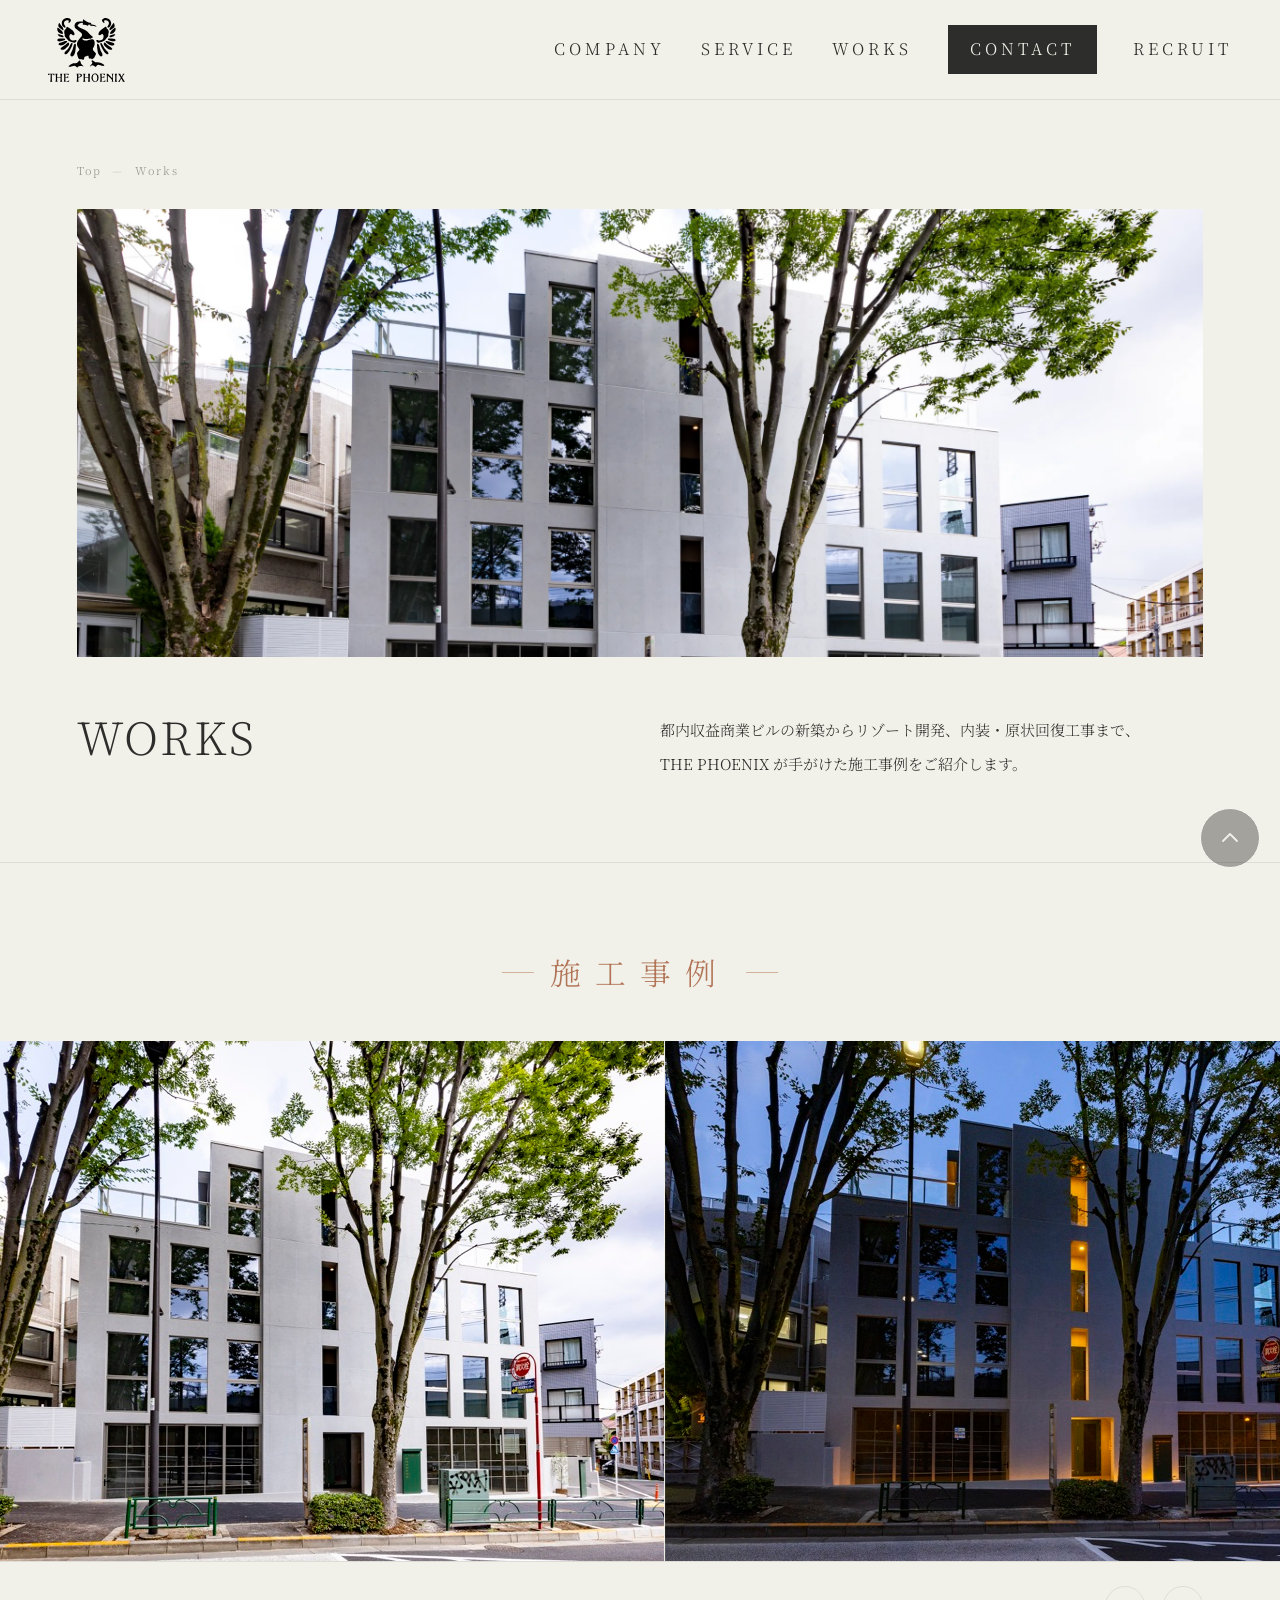
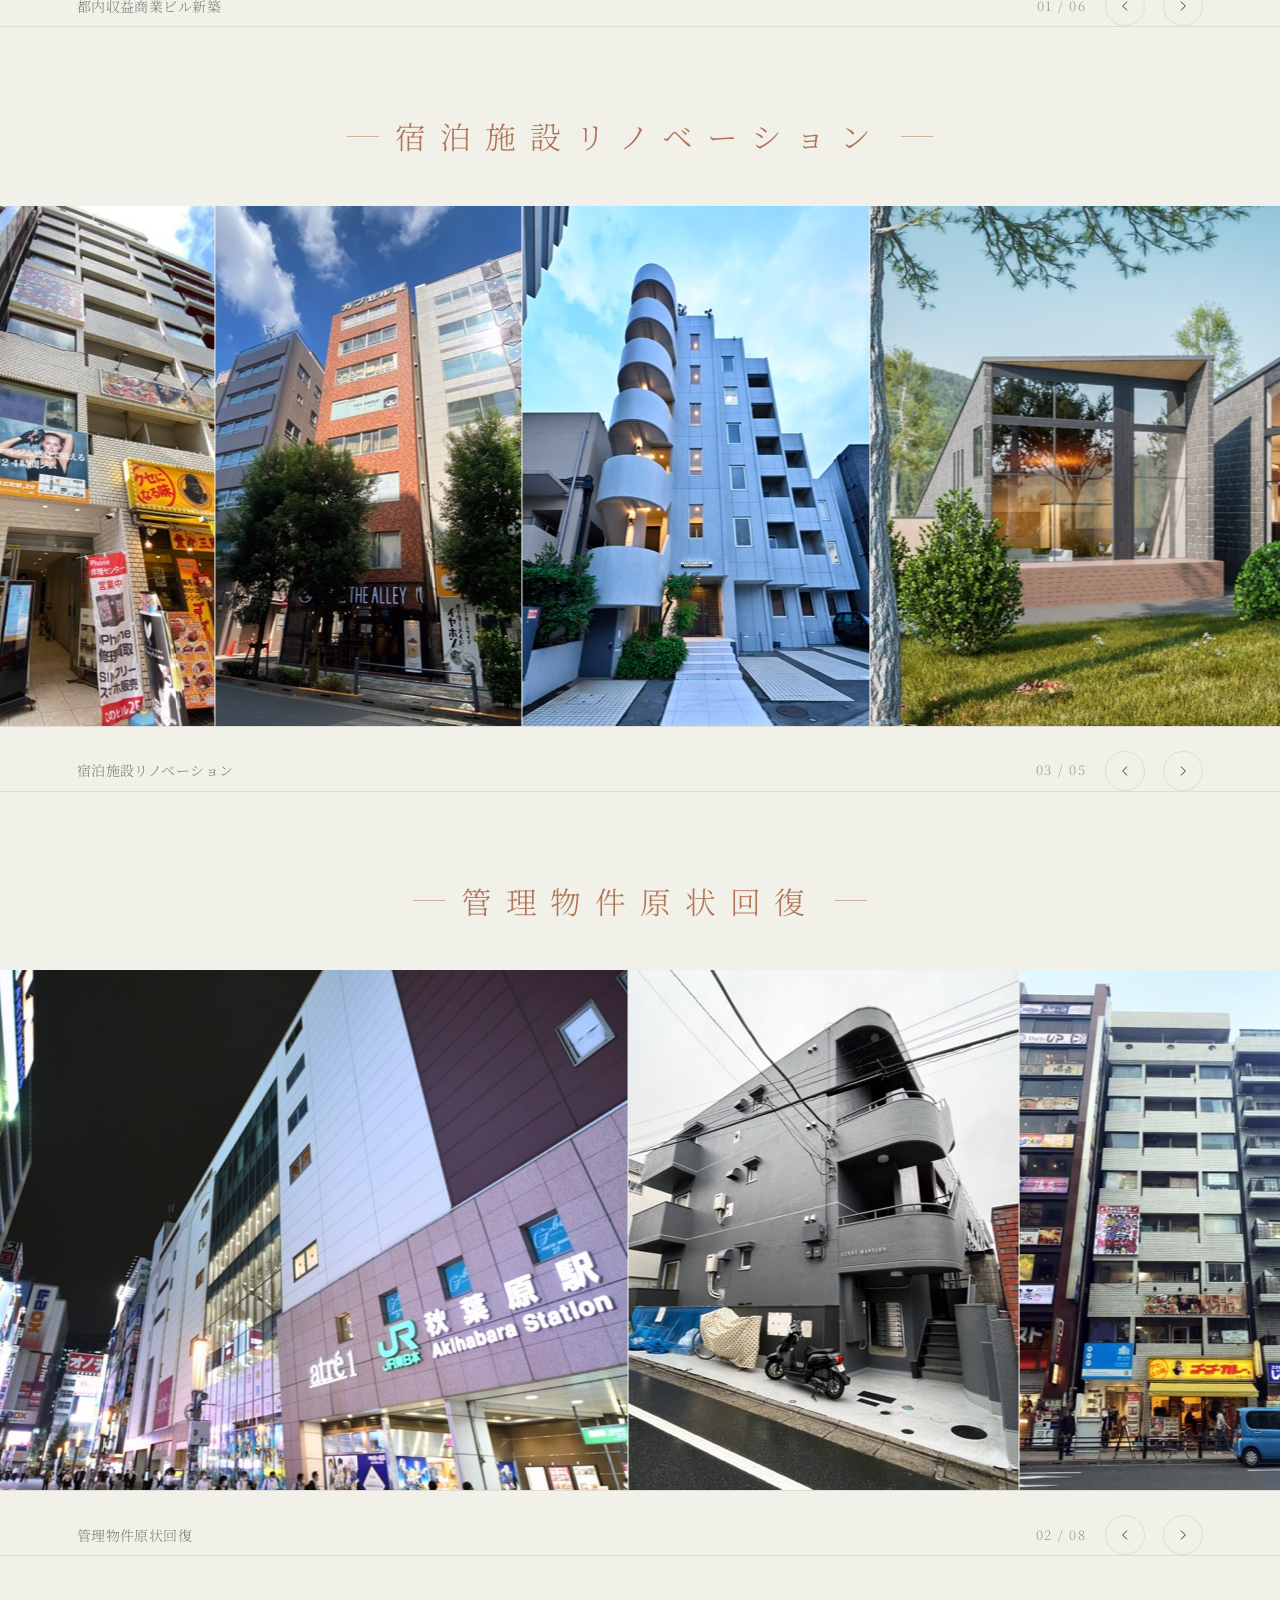
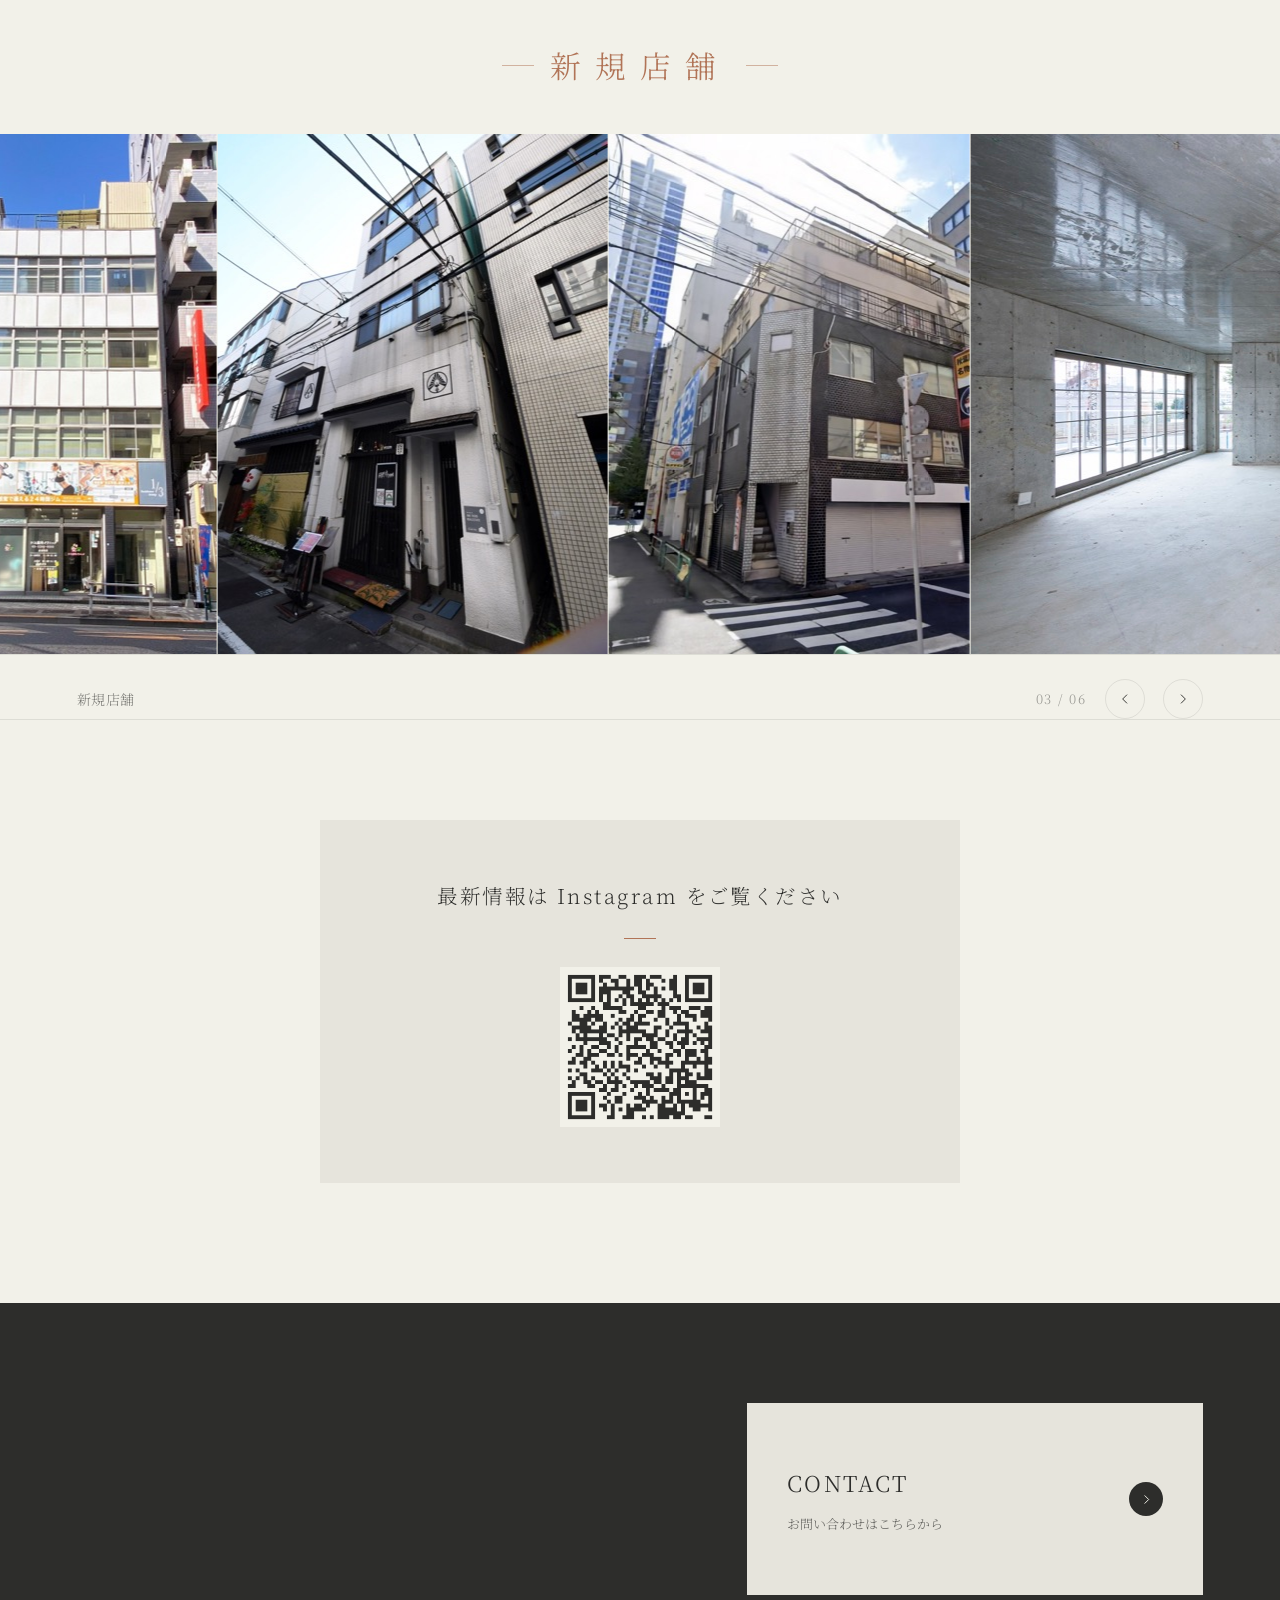
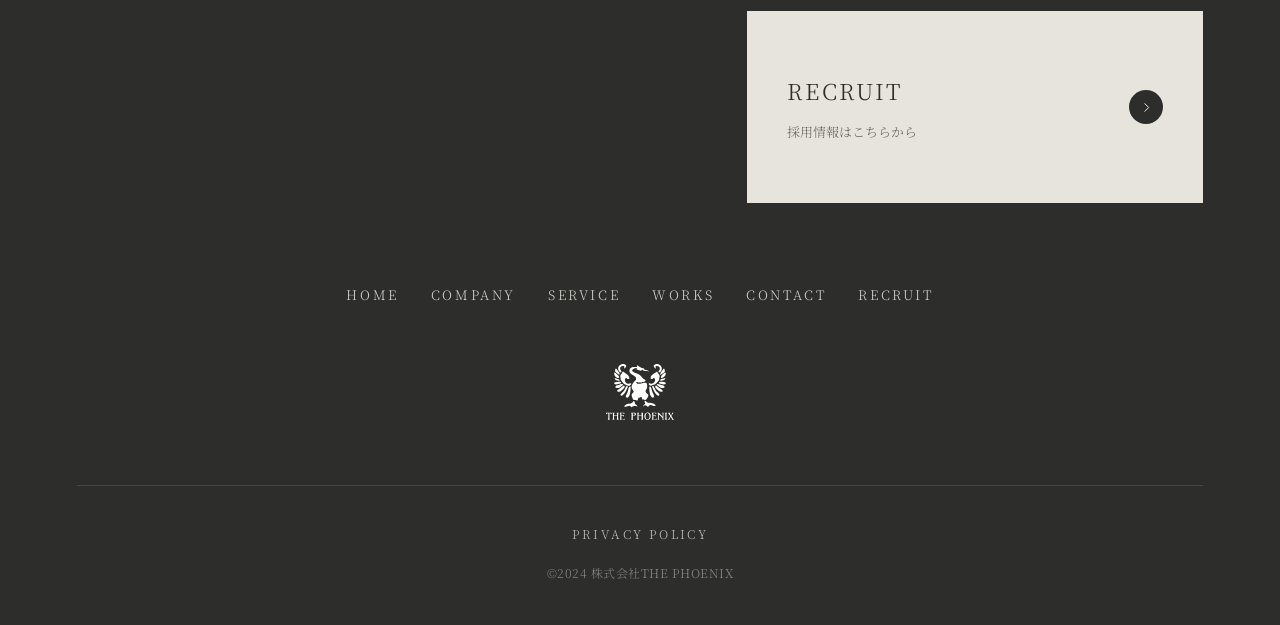
<file: works.html>
<!DOCTYPE html>
<html lang="ja">
<head>
  <meta charset="UTF-8">
  <meta name="viewport" content="width=device-width, initial-scale=1.0">
  <title>THE PHOENIX — Works</title>
  <link rel="preconnect" href="https://fonts.googleapis.com">
  <link rel="preconnect" href="https://fonts.gstatic.com" crossorigin>
  <link href="https://fonts.googleapis.com/css2?family=Inter:wght@200;300;400&family=Noto+Serif+JP:wght@200;300&family=Noto+Sans+JP:wght@300;400&display=swap" rel="stylesheet">
  <link rel="stylesheet" href="assets/css/style.css">
</head>
<body class="page-works">

<!-- HEADER -->
<header class="header">
  <a class="header-logo" href="index.html"><img src="assets/img/logo.svg" alt="THE PHOENIX"></a>
  <nav class="header-nav" id="header-nav">
    <a href="company.html">Company</a>
    <a href="service.html">Service</a>
    <a href="works.html">Works</a>
    <a class="nav-cta" href="contact.html">Contact</a>
    <a href="recruit.html">Recruit</a>
  </nav>
  <button class="nav-toggle" id="nav-toggle" aria-label="メニュー" aria-expanded="false">
    <span></span><span></span><span></span>
  </button>
</header>


<!-- PAGE HERO -->
<div class="page-hero">
  <p class="breadcrumb">
    <a href="index.html">Top</a>
    <span>—</span>
    Works
  </p>
  <div class="page-hero-photo">
    <img src="assets/img/img2.webp" alt="Works">
  </div>
  <div class="page-hero-meta">
    <h1 class="page-hero-title">Works</h1>
    <p class="page-hero-desc">
      都内収益商業ビルの新築からリゾート開発、内装・原状回復工事まで、<br>
      THE PHOENIX が手がけた施工事例をご紹介します。
    </p>
  </div>
</div>


<!-- WORKS MARQUEE -->
<section class="works-section">
  <p class="works-label">施工事例</p>

  <div class="works-marquee-wrap">
    <div class="works-marquee-track">
      <!-- set 1 -->
      <div class="works-photo" data-title="都内収益商業ビル新築">
        <img src="assets/img/works01.jpg" alt="都内収益商業ビル新築">
      </div>
      <div class="works-photo" data-title="宿泊施設リノベーション">
        <img src="assets/img/works02.jpg" alt="宿泊施設リノベーション">
      </div>
      <div class="works-photo" data-title="管理物件原状回復">
        <img src="assets/img/works03.jpg" alt="管理物件原状回復">
      </div>
      <div class="works-photo" data-title="新規店舗">
        <img src="assets/img/works04.jpg" alt="新規店舗">
      </div>
      <div class="works-photo" data-title="都内収益商業ビル新築">
        <img src="assets/img/works05.jpg" alt="都内収益商業ビル新築">
      </div>
      <div class="works-photo" data-title="新規店舗">
        <img src="assets/img/works06.jpg" alt="新規店舗">
      </div>
      <!-- set 2 (duplicate for seamless loop) -->
      <div class="works-photo" data-title="都内収益商業ビル新築">
        <img src="assets/img/works01.jpg" alt="都内収益商業ビル新築">
      </div>
      <div class="works-photo" data-title="宿泊施設リノベーション">
        <img src="assets/img/works02.jpg" alt="宿泊施設リノベーション">
      </div>
      <div class="works-photo" data-title="管理物件原状回復">
        <img src="assets/img/works03.jpg" alt="管理物件原状回復">
      </div>
      <div class="works-photo" data-title="新規店舗">
        <img src="assets/img/works04.jpg" alt="新規店舗">
      </div>
      <div class="works-photo" data-title="都内収益商業ビル新築">
        <img src="assets/img/works05.jpg" alt="都内収益商業ビル新築">
      </div>
      <div class="works-photo" data-title="新規店舗">
        <img src="assets/img/works06.jpg" alt="新規店舗">
      </div>
    </div>
  </div>

  <div class="works-control">
    <p class="works-control-caption">都内収益商業ビル新築</p>
    <div class="works-control-nav">
      <span class="works-control-count">01 / 06</span>
      <button class="works-control-btn works-prev-btn" aria-label="前の事例へ" type="button">
        <svg viewBox="0 0 24 24" fill="none" stroke-width="1.6" stroke-linecap="round" stroke-linejoin="round"><path d="M15 5l-7 7 7 7"/></svg>
      </button>
      <button class="works-control-btn works-next-btn" aria-label="次の事例へ" type="button">
        <svg viewBox="0 0 24 24" fill="none" stroke-width="1.6" stroke-linecap="round" stroke-linejoin="round"><path d="M9 5l7 7-7 7"/></svg>
      </button>
    </div>
  </div>
</section>

<!-- WORKS MARQUEE (宿泊施設リノベーション) -->
<section class="works-section">
  <p class="works-label">宿泊施設リノベーション</p>

  <div class="works-marquee-wrap">
    <div class="works-marquee-track">
      <!-- set 1 -->
      <div class="works-photo" data-title="宿泊施設リノベーション">
        <img src="assets/img/works07.jpg" alt="宿泊施設リノベーション">
      </div>
      <div class="works-photo" data-title="宿泊施設リノベーション">
        <img src="assets/img/works08.jpg" alt="宿泊施設リノベーション">
      </div>
      <div class="works-photo" data-title="宿泊施設リノベーション">
        <img src="assets/img/works09.jpg" alt="宿泊施設リノベーション">
      </div>
      <div class="works-photo" data-title="宿泊施設リノベーション">
        <img src="assets/img/works10.jpg" alt="宿泊施設リノベーション">
      </div>
      <div class="works-photo" data-title="宿泊施設リノベーション">
        <img src="assets/img/works11.jpg" alt="宿泊施設リノベーション">
      </div>
      <!-- set 2 (duplicate for seamless loop) -->
      <div class="works-photo" data-title="宿泊施設リノベーション">
        <img src="assets/img/works07.jpg" alt="宿泊施設リノベーション">
      </div>
      <div class="works-photo" data-title="宿泊施設リノベーション">
        <img src="assets/img/works08.jpg" alt="宿泊施設リノベーション">
      </div>
      <div class="works-photo" data-title="宿泊施設リノベーション">
        <img src="assets/img/works09.jpg" alt="宿泊施設リノベーション">
      </div>
      <div class="works-photo" data-title="宿泊施設リノベーション">
        <img src="assets/img/works10.jpg" alt="宿泊施設リノベーション">
      </div>
      <div class="works-photo" data-title="宿泊施設リノベーション">
        <img src="assets/img/works11.jpg" alt="宿泊施設リノベーション">
      </div>
    </div>
  </div>

  <div class="works-control">
    <p class="works-control-caption">宿泊施設リノベーション</p>
    <div class="works-control-nav">
      <span class="works-control-count">01 / 05</span>
      <button class="works-control-btn works-prev-btn" aria-label="前の事例へ" type="button">
        <svg viewBox="0 0 24 24" fill="none" stroke-width="1.6" stroke-linecap="round" stroke-linejoin="round"><path d="M15 5l-7 7 7 7"/></svg>
      </button>
      <button class="works-control-btn works-next-btn" aria-label="次の事例へ" type="button">
        <svg viewBox="0 0 24 24" fill="none" stroke-width="1.6" stroke-linecap="round" stroke-linejoin="round"><path d="M9 5l7 7-7 7"/></svg>
      </button>
    </div>
  </div>
</section>

<!-- WORKS MARQUEE (管理物件原状回復) -->
<section class="works-section">
  <p class="works-label">管理物件原状回復</p>

  <div class="works-marquee-wrap">
    <div class="works-marquee-track">
      <!-- set 1 -->
      <div class="works-photo" data-title="管理物件原状回復">
        <img src="assets/img/works12.jpg" alt="管理物件原状回復">
      </div>
      <div class="works-photo" data-title="管理物件原状回復">
        <img src="assets/img/works13.jpg" alt="管理物件原状回復">
      </div>
      <div class="works-photo" data-title="管理物件原状回復">
        <img src="assets/img/works14.jpg" alt="管理物件原状回復">
      </div>
      <div class="works-photo" data-title="管理物件原状回復">
        <img src="assets/img/works15.jpg" alt="管理物件原状回復">
      </div>
      <div class="works-photo" data-title="管理物件原状回復">
        <img src="assets/img/works16.jpg" alt="管理物件原状回復">
      </div>
      <div class="works-photo" data-title="管理物件原状回復">
        <img src="assets/img/works17.jpg" alt="管理物件原状回復">
      </div>
      <div class="works-photo" data-title="管理物件原状回復">
        <img src="assets/img/works18.jpg" alt="管理物件原状回復">
      </div>
      <div class="works-photo" data-title="管理物件原状回復">
        <img src="assets/img/works19.jpg" alt="管理物件原状回復">
      </div>
      <!-- set 2 (duplicate for seamless loop) -->
      <div class="works-photo" data-title="管理物件原状回復">
        <img src="assets/img/works12.jpg" alt="管理物件原状回復">
      </div>
      <div class="works-photo" data-title="管理物件原状回復">
        <img src="assets/img/works13.jpg" alt="管理物件原状回復">
      </div>
      <div class="works-photo" data-title="管理物件原状回復">
        <img src="assets/img/works14.jpg" alt="管理物件原状回復">
      </div>
      <div class="works-photo" data-title="管理物件原状回復">
        <img src="assets/img/works15.jpg" alt="管理物件原状回復">
      </div>
      <div class="works-photo" data-title="管理物件原状回復">
        <img src="assets/img/works16.jpg" alt="管理物件原状回復">
      </div>
      <div class="works-photo" data-title="管理物件原状回復">
        <img src="assets/img/works17.jpg" alt="管理物件原状回復">
      </div>
      <div class="works-photo" data-title="管理物件原状回復">
        <img src="assets/img/works18.jpg" alt="管理物件原状回復">
      </div>
      <div class="works-photo" data-title="管理物件原状回復">
        <img src="assets/img/works19.jpg" alt="管理物件原状回復">
      </div>
    </div>
  </div>

  <div class="works-control">
    <p class="works-control-caption">管理物件原状回復</p>
    <div class="works-control-nav">
      <span class="works-control-count">01 / 08</span>
      <button class="works-control-btn works-prev-btn" aria-label="前の事例へ" type="button">
        <svg viewBox="0 0 24 24" fill="none" stroke-width="1.6" stroke-linecap="round" stroke-linejoin="round"><path d="M15 5l-7 7 7 7"/></svg>
      </button>
      <button class="works-control-btn works-next-btn" aria-label="次の事例へ" type="button">
        <svg viewBox="0 0 24 24" fill="none" stroke-width="1.6" stroke-linecap="round" stroke-linejoin="round"><path d="M9 5l7 7-7 7"/></svg>
      </button>
    </div>
  </div>
</section>

<!-- WORKS MARQUEE (新規店舗) -->
<section class="works-section">
  <p class="works-label">新規店舗</p>

  <div class="works-marquee-wrap">
    <div class="works-marquee-track">
      <!-- set 1 -->
      <div class="works-photo" data-title="新規店舗">
        <img src="assets/img/works20.jpg" alt="新規店舗">
      </div>
      <div class="works-photo" data-title="新規店舗">
        <img src="assets/img/works21.jpg" alt="新規店舗">
      </div>
      <div class="works-photo" data-title="新規店舗">
        <img src="assets/img/works22.jpg" alt="新規店舗">
      </div>
      <div class="works-photo" data-title="新規店舗">
        <img src="assets/img/works23.jpg" alt="新規店舗">
      </div>
      <div class="works-photo" data-title="新規店舗">
        <img src="assets/img/works24.jpg" alt="新規店舗">
      </div>
      <div class="works-photo" data-title="新規店舗">
        <img src="assets/img/works25.jpg" alt="新規店舗">
      </div>
      <!-- set 2 (duplicate for seamless loop) -->
      <div class="works-photo" data-title="新規店舗">
        <img src="assets/img/works20.jpg" alt="新規店舗">
      </div>
      <div class="works-photo" data-title="新規店舗">
        <img src="assets/img/works21.jpg" alt="新規店舗">
      </div>
      <div class="works-photo" data-title="新規店舗">
        <img src="assets/img/works22.jpg" alt="新規店舗">
      </div>
      <div class="works-photo" data-title="新規店舗">
        <img src="assets/img/works23.jpg" alt="新規店舗">
      </div>
      <div class="works-photo" data-title="新規店舗">
        <img src="assets/img/works24.jpg" alt="新規店舗">
      </div>
      <div class="works-photo" data-title="新規店舗">
        <img src="assets/img/works25.jpg" alt="新規店舗">
      </div>
    </div>
  </div>

  <div class="works-control">
    <p class="works-control-caption">新規店舗</p>
    <div class="works-control-nav">
      <span class="works-control-count">01 / 06</span>
      <button class="works-control-btn works-prev-btn" aria-label="前の事例へ" type="button">
        <svg viewBox="0 0 24 24" fill="none" stroke-width="1.6" stroke-linecap="round" stroke-linejoin="round"><path d="M15 5l-7 7 7 7"/></svg>
      </button>
      <button class="works-control-btn works-next-btn" aria-label="次の事例へ" type="button">
        <svg viewBox="0 0 24 24" fill="none" stroke-width="1.6" stroke-linecap="round" stroke-linejoin="round"><path d="M9 5l7 7-7 7"/></svg>
      </button>
    </div>
  </div>
</section>

<!-- INSTAGRAM CTA -->
<section class="instagram-cta">
  <div class="instagram-card">
    <p class="instagram-card-title">最新情報は Instagram をご覧ください</p>
    <a class="instagram-qr-link" href="https://www.instagram.com/thephoenixdev/" target="_blank" rel="noopener">
      <img class="instagram-qr" src="assets/img/instagram-qr.png" alt="THE PHOENIX Instagram QRコード">
    </a>
  </div>
</section>




<!-- FOOTER -->
<footer class="footer">
  <div class="footer-cta">
    <div class="footer-cta-grid">
      <div class="footer-map">
        <iframe src="https://www.google.com/maps?q=%E6%9D%B1%E4%BA%AC%E9%83%BD%E6%B8%8B%E8%B0%B7%E5%8C%BA%E4%B8%8A%E5%8E%9F2-22-5&output=embed" loading="lazy" referrerpolicy="no-referrer-when-downgrade" title="THE PHOENIX 所在地"></iframe>
      </div>
      <div class="footer-cta-cards">
        <a class="footer-cta-card" href="contact.html">
          <div class="footer-cta-card-text">
            <span class="footer-cta-card-title">CONTACT</span>
            <span class="footer-cta-card-sub">お問い合わせはこちらから</span>
          </div>
          <span class="footer-cta-card-arrow">
            <svg viewBox="0 0 24 24"><path d="M9 5l7 7-7 7"/></svg>
          </span>
        </a>
        <a class="footer-cta-card" href="recruit.html">
          <div class="footer-cta-card-text">
            <span class="footer-cta-card-title">RECRUIT</span>
            <span class="footer-cta-card-sub">採用情報はこちらから</span>
          </div>
          <span class="footer-cta-card-arrow">
            <svg viewBox="0 0 24 24"><path d="M9 5l7 7-7 7"/></svg>
          </span>
        </a>
      </div>
    </div>
  </div>

  <div class="footer-main">
    <nav class="footer-nav">
      <a href="index.html">Home</a>
      <a href="company.html">Company</a>
      <a href="service.html">Service</a>
      <a href="works.html">Works</a>
      <a href="contact.html">Contact</a>
      <a href="recruit.html">Recruit</a>
    </nav>

    <div class="footer-logo">
      <img src="assets/img/logo.svg" alt="THE PHOENIX">
    </div>

    <div class="footer-bottom">
      <a class="footer-policy" href="#">Privacy Policy</a>
      <p class="footer-copyright">©2024 株式会社THE PHOENIX</p>
    </div>
  </div>
</footer>

  <button class="back-to-top" id="back-to-top" aria-label="ページトップへ戻る">
    <svg viewBox="0 0 24 24"><path d="M5 15l7-7 7 7"/></svg>
  </button>

  <script src="assets/js/common.js"></script>
</body>
</html>
</file>
<file: assets/css/style.css>
/* THE PHOENIX — 全站共用樣式表
   由六頁各自的內嵌 <style> 合併而成（2026-07-08） */

/* ============================================================
   PAGE: INDEX (Home)
   ============================================================ */
    *, *::before, *::after { box-sizing: border-box; margin: 0; padding: 0; }

    :root {
      --milk:     #F2F1E9;
      --stone:    #E6E2D8;
      --clay:     #B17457;
      --graphite: #2D2D2B;
      --border:   rgba(45,45,43,0.10);
    }

    body {
      font-family: 'Noto Serif JP', serif;
      font-weight: 300;
      background: var(--milk);
      color: var(--graphite);
      line-height: 1.9;
      -webkit-font-smoothing: antialiased;
    }

    a { color: inherit; text-decoration: none; }


    /* ─── HEADER ─── */
    .header {
      position: fixed;
      top: 0; left: 0; right: 0;
      z-index: 100;
      height: 100px;
      display: flex;
      align-items: center;
      justify-content: space-between;
      padding: 0 48px;
      background: rgba(242,241,233,0.88);
      backdrop-filter: blur(12px);
      border-bottom: 1px solid var(--border);
    }

    .header-logo {
      display: flex;
      align-items: center;
    }

    .header-logo img {
      height: 64px;
      width: auto;
      filter: invert(1);
    }

    .header-nav {
      display: flex;
      align-items: center;
      gap: 36px;
    }

    .header-nav a {
      font-family: 'Noto Serif JP', serif;
      font-size: 16px;
      letter-spacing: 0.25em;
      text-transform: uppercase;
      color: var(--graphite);
      opacity: 1;
    }

    .header-nav .nav-cta {
      background: var(--graphite);
      color: var(--milk);
      padding: 9px 22px;
    }


    /* ─── HERO ─── */
    @keyframes heroZoom {
      from { transform: scale(1.08) translateY(0px); }
      to   { transform: scale(1)    translateY(0px); }
    }

    .hero {
      position: relative;
      height: 100vh;
      overflow: hidden;
    }

    #hero-img {
      position: absolute;
      inset: 0;
      width: 100%;
      height: 110%;   /* 多出 10% 供 parallax 移動 */
      top: -5%;
      object-fit: cover;
      object-position: center 40%;
      display: block;
      filter: brightness(1.08) contrast(0.96) saturate(1.05);
      animation: heroZoom 10s cubic-bezier(0.25, 0.46, 0.45, 0.94) forwards;
      will-change: transform;
    }

    .hero-overlay {
      position: absolute;
      inset: 0;
      background:
        linear-gradient(to bottom, rgba(20,18,16,0.28) 0%, transparent 35%),
        linear-gradient(to top,    rgba(20,18,16,0.55) 0%, transparent 55%);
    }

    /* ── 中央 Logo ── */
    .hero-logo {
      position: absolute;
      inset: 0;
      display: flex;
      align-items: center;
      justify-content: center;
      z-index: 10;
    }

    .hero-logo-img {
      width: clamp(90px, 9vw, 130px);
      opacity: 0.88;
      filter: drop-shadow(0 2px 16px rgba(0,0,0,0.3));
    }

    /* ── 左下 tagline ── */
    .hero-content {
      position: absolute;
      bottom: 80px;
      left: 0;
      right: 0;
      text-align: center;
      z-index: 10;
    }

    .hero-eyebrow {
      font-family: 'Noto Serif JP', serif;
      font-size: 11px;
      letter-spacing: 0.5em;
      text-transform: uppercase;
      color: rgba(255,255,255,0.4);
      margin-bottom: 16px;
      display: flex;
      align-items: center;
      gap: 14px;
    }

    .hero-eyebrow::before {
      content: '';
      display: block;
      width: 28px;
      height: 1px;
      background: rgba(255,255,255,0.28);
    }

    .hero-title {
      font-family: 'Noto Serif JP', serif;
      font-size: clamp(18px, 2.2vw, 32px);
      font-weight: 200;
      color: rgba(255,255,255,0.85);
      line-height: 2;
      letter-spacing: 0.06em;
      text-shadow: 0 2px 20px rgba(0,0,0,0.25);
    }

    .hero-scroll {
      position: absolute;
      bottom: 32px;
      left: 50%;
      transform: translateX(-50%);
      display: flex;
      flex-direction: column;
      align-items: center;
      gap: 10px;
      z-index: 10;
    }

    .hero-scroll span {
      font-family: 'Noto Serif JP', serif;
      font-size: 16px;
      letter-spacing: 0.5em;
      text-transform: uppercase;
      color: rgba(255,255,255,0.35);
    }

    .hero-scroll-line {
      width: 1px;
      height: 44px;
      background: linear-gradient(to bottom, rgba(255,255,255,0.35), transparent);
    }


    /* ─── MISSION ─── */
    .mission {
      background: #d6d6cf;
      padding: 120px 48px 80px;
    }

    .mission-inner {
      max-width: 1200px;
      margin: 0 auto;
      display: grid;
      grid-template-columns: 1fr 1fr;
      gap: 64px;
      align-items: end;
      margin-bottom: 80px;
    }

    .mission-title {
      font-family: 'Noto Serif JP', serif;
      font-size: clamp(48px, 6.4vw, 90px);
      font-weight: 200;
      color: var(--graphite);
      letter-spacing: -0.01em;
      line-height: 1;
      text-transform: uppercase;
    }

    .mission-right {
      display: flex;
      flex-direction: column;
      gap: 28px;
      padding-bottom: 8px;
    }

    .mission-jp-title {
      font-family: 'Noto Serif JP', serif;
      font-size: clamp(17px, 1.6vw, 22px);
      font-weight: 200;
      color: var(--graphite);
      line-height: 2;
      letter-spacing: 0.08em;
      opacity: 1;
    }

    .mission-body-text {
      font-size: 16.5px;
      line-height: 2.4;
      color: var(--graphite);
      opacity: 1;
    }


    /* ─── STATS ─── */
    .stats-section {
      background: rgba(242, 241, 233, 0.88);
      padding: 100px 0;
    }

    .stats {
      max-width: 1200px;
      margin: 0 auto;
      border-top: 1px solid var(--border);
      border-bottom: 1px solid var(--border);
    }

    .stats-grid {
      display: grid;
      grid-template-columns: repeat(4, 1fr);
    }

    .stat-item {
      padding: 48px 32px;
      border-right: 1px solid var(--border);
    }

    .stat-item:last-child { border-right: none; }

    .stat-icon {
      display: block;
      width: 44px;
      height: 44px;
      margin-bottom: 20px;
      color: var(--graphite);
      opacity: 0.35;
    }

    .stat-category {
      font-size: 16px;
      color: var(--graphite);
      opacity: 1;
      letter-spacing: 0.05em;
      margin-bottom: 16px;
    }

    .stat-number {
      font-family: 'Noto Serif JP', serif;
      font-size: clamp(42px, 4.6vw, 64px);
      font-weight: 200;
      color: var(--graphite);
      line-height: 1;
      letter-spacing: 0.02em;
    }

    .stat-unit {
      font-size: 15px;
      color: var(--graphite);
      opacity: 1;
      margin-top: 8px;
    }


    /* ─── MESSAGE ─── */
    .message {
      background: var(--stone);
      display: grid;
      grid-template-columns: 2fr 3fr;
      padding: 200px 0;
    }

    .message-img {
      padding: 0;
      overflow: hidden;
    }

    .message-img img {
      width: 100%;
      height: 100%;
      object-fit: cover;
      border-radius: 2px;
      display: block;
    }

    .message-content {
      padding: 80px 72px;
      display: flex;
      flex-direction: column;
      justify-content: center;
    }

    .message-content .eyebrow {
      font-size: clamp(28px, 3.5vw, 52px);
      letter-spacing: 0.2em;
      margin-bottom: 48px;
    }

    .eyebrow {
      font-family: 'Noto Serif JP', serif;
      font-size: 15px;
      letter-spacing: 0.45em;
      text-transform: uppercase;
      color: var(--clay);
      margin-bottom: 40px;
      display: flex;
      align-items: center;
      gap: 16px;
    }

    .eyebrow::after {
      content: '';
      display: block;
      width: 32px;
      height: 1px;
      background: var(--clay);
      opacity: 0.5;
    }

    .message-text p {
      font-size: 15px;
      line-height: 2.6;
      color: var(--graphite);
      opacity: 1;
      margin-bottom: 18px;
    }

    .message-author {
      margin-top: 40px;
      padding-top: 20px;
      border-top: 1px solid var(--border);
      font-size: clamp(14px, 1.1vw, 17px);
      color: var(--graphite);
      opacity: 1;
      letter-spacing: 0.1em;
    }


    /* ─── SERVICE ─── */
    .service {
      background: var(--graphite);
    }

    .service-photos {
      display: flex;
      height: 580px;
      gap: 1px;
      background: #ffffff;
      overflow: hidden;
    }

    .service-photo {
      position: relative;
      overflow: hidden;
      flex: 0 0 20vw;
      transition: flex-basis 0.5s cubic-bezier(0.4, 0, 0.2, 1);
    }


    .service-photo img {
      width: 100%;
      height: 100%;
      object-fit: cover;
      display: block;
      filter: brightness(0.62);
      transition: transform 0.6s ease, filter 0.6s ease;
    }

    .service-photo:hover img {
      transform: scale(1.04);
      filter: brightness(0.50);
    }

    .service-photo-text {
      position: absolute;
      bottom: 0;
      left: 0;
      right: 0;
      padding: 28px 30px;
      background: linear-gradient(to top, rgba(20,18,16,0.72) 0%, transparent 100%);
      z-index: 5;
    }

    .service-photo-num {
      font-family: 'Noto Serif JP', serif;
      font-size: 13px;
      letter-spacing: 0.4em;
      color: var(--clay);
      display: block;
      margin-bottom: 10px;
    }

    .service-photo-title {
      font-family: 'Noto Serif JP', serif;
      font-size: clamp(15px, 1.3vw, 20px);
      font-weight: 200;
      color: rgba(255,255,255,0.92);
      line-height: 1.8;
      letter-spacing: 0.04em;
      margin-bottom: 8px;
    }

    .service-photo-desc {
      font-size: 13px;
      color: rgba(255,255,255,0.52);
      line-height: 1.8;
      letter-spacing: 0.02em;
      max-height: 0;
      opacity: 0;
      transform: translateY(10px);
      overflow: hidden;
      transition: max-height 1.2s ease-in-out, opacity 1.2s ease-in-out, transform 1.2s ease-in-out;
    }

    .service-photo:hover .service-photo-desc,
    .service-photo.active .service-photo-desc {
      max-height: 140px;
      opacity: 1;
      transform: translateY(0);
    }

    .service-list-wrap {
      padding: 0;
    }

    .service-list {
      display: grid;
      grid-template-columns: repeat(5, 1fr);
      gap: 2px;
    }


    .service-num {
      font-family: 'Noto Serif JP', serif;
      font-size: 15px;
      letter-spacing: 0.4em;
      color: var(--clay);
      display: block;
      margin-bottom: 14px;
    }

    .service-name {
      font-family: 'Noto Serif JP', serif;
      font-size: 16px;
      font-weight: 200;
      color: rgba(242,241,233,0.80);
      line-height: 1.9;
      letter-spacing: 0.04em;
      margin-bottom: 12px;
    }

    .service-desc {
      font-size: 15.5px;
      line-height: 2.1;
      color: rgba(242,241,233,0.32);
    }

    .service-link {
      display: inline-flex;
      align-items: center;
      gap: 10px;
      font-family: 'Noto Serif JP', serif;
      font-size: 15px;
      letter-spacing: 0.3em;
      text-transform: uppercase;
      color: var(--clay);
      margin-top: 20px;
    }

    .service-viewmore {
      padding: 36px 48px 48px;
      text-align: right;
    }

    .service-viewmore a {
      font-family: 'Noto Serif JP', serif;
      font-size: 16px;
      letter-spacing: 0.3em;
      text-transform: uppercase;
      color: rgba(242,241,233,0.38);
      border-bottom: 1px solid rgba(242,241,233,0.15);
      padding-bottom: 2px;
    }


    /* ─── RECRUIT ─── */
    .recruit {
      background: var(--milk);
      position: relative;
      padding: 100px 0;
      overflow: hidden;
    }

    .recruit-big-title {
      font-family: 'Noto Serif JP', serif;
      font-size: clamp(72px, 10vw, 148px);
      font-weight: 600;
      color: var(--graphite);
      line-height: 1;
      letter-spacing: 0.02em;
      position: absolute;
      left: 5%;
      top: 50%;
      transform: translateY(-50%);
      z-index: 1;
      pointer-events: none;
    }

    .recruit-card {
      position: relative;
      z-index: 2;
      background: #E6E4DC;
      margin: 0 auto;
      width: 70vw;
      padding: 56px 64px;
      display: flex;
      flex-direction: column;
      align-items: center;
      text-align: center;
      gap: 24px;
    }

    .recruit-card-title {
      font-family: 'Noto Serif JP', serif;
      font-size: clamp(17px, 1.6vw, 22px);
      font-weight: 200;
      color: var(--graphite);
      letter-spacing: 0.12em;
    }

    .recruit-card-text {
      font-size: 15px;
      line-height: 2.2;
      color: var(--graphite);
      opacity: 1;
      max-width: 480px;
    }

    .recruit-card-btn {
      display: inline-block;
      background: var(--graphite);
      color: var(--milk);
      font-family: 'Noto Serif JP', serif;
      font-size: 13px;
      font-weight: 300;
      letter-spacing: 0.18em;
      padding: 14px 48px;
      margin-top: 4px;
    }


    /* ─── FOOTER ─── */
    .footer-cta {
      background: var(--graphite);
      padding: 100px 6vw 0;
    }

    .footer-cta-grid {
      max-width: 1200px;
      margin: 0 auto;
      display: grid;
      grid-template-columns: 1.4fr 1fr;
      gap: 32px;
      align-items: stretch;
    }

    .footer-map {
      height: 400px;
      overflow: hidden;
    }

    .footer-map iframe {
      width: 100%;
      height: 100%;
      border: 0;
      display: block;
      filter: grayscale(1) invert(0.92) contrast(0.9);
    }

    .footer-cta-cards {
      height: 400px;
      display: flex;
      flex-direction: column;
      gap: 16px;
    }

    .footer-cta-card {
      flex: 1;
      background: #E6E4DC;
      padding: 0 40px;
      display: flex;
      align-items: center;
      justify-content: space-between;
      transition: opacity 0.25s ease;
    }

    .footer-cta-card:hover {
      opacity: 0.85;
    }

    .footer-cta-card-text {
      display: flex;
      flex-direction: column;
      gap: 8px;
    }

    .footer-cta-card-title {
      font-family: 'Noto Serif JP', serif;
      font-size: 22px;
      letter-spacing: 0.1em;
      color: var(--graphite);
    }

    .footer-cta-card-sub {
      font-size: 13px;
      color: var(--graphite);
      opacity: 0.7;
    }

    .footer-cta-card-arrow {
      width: 34px;
      height: 34px;
      border-radius: 50%;
      background: var(--graphite);
      display: flex;
      align-items: center;
      justify-content: center;
      flex-shrink: 0;
    }

    .footer-cta-card-arrow svg {
      width: 13px;
      height: 13px;
      fill: none;
      stroke: var(--milk);
      stroke-width: 1.8;
      stroke-linecap: round;
      stroke-linejoin: round;
    }

    .footer-main {
      background: var(--graphite);
      padding: 80px 6vw 40px;
      text-align: center;
    }

    .footer-nav {
      display: flex;
      justify-content: center;
      flex-wrap: wrap;
      gap: 32px;
      margin-bottom: 56px;
    }

    .footer-nav a {
      font-family: 'Noto Serif JP', serif;
      font-size: 13px;
      letter-spacing: 0.2em;
      text-transform: uppercase;
      color: var(--milk);
      opacity: 0.8;
    }

    .footer-nav a:hover {
      opacity: 1;
    }

    .footer-logo img {
      height: 56px;
      width: auto;
    }

    .footer-bottom {
      margin-top: 56px;
      padding-top: 32px;
      border-top: 1px solid rgba(242,241,233,0.12);
    }

    .footer-policy {
      font-family: 'Noto Serif JP', serif;
      font-size: 12px;
      letter-spacing: 0.2em;
      text-transform: uppercase;
      color: var(--milk);
      opacity: 0.7;
      margin-bottom: 16px;
      display: inline-block;
    }

    .footer-copyright {
      font-size: 12px;
      color: var(--milk);
      opacity: 0.45;
      letter-spacing: 0.04em;
    }

/* ============================================================
   PAGE: COMPANY
   ============================================================ */
    *, *::before, *::after { box-sizing: border-box; margin: 0; padding: 0; }

    :root {
      --milk:     #F2F1E9;
      --stone:    #E6E2D8;
      --clay:     #B17457;
      --graphite: #2D2D2B;
      --border:   rgba(45,45,43,0.10);
    }

    body {
      font-family: 'Noto Serif JP', serif;
      font-weight: 300;
      background: var(--milk);
      color: var(--graphite);
      line-height: 1.9;
      -webkit-font-smoothing: antialiased;
    }

    a { color: inherit; text-decoration: none; }


    /* ─── HEADER ─── */
    .header {
      position: fixed;
      top: 0; left: 0; right: 0;
      z-index: 100;
      height: 100px;
      display: flex;
      align-items: center;
      justify-content: space-between;
      padding: 0 48px;
      background: rgba(242,241,233,0.88);
      backdrop-filter: blur(12px);
      border-bottom: 1px solid var(--border);
    }

    .header-logo {
      display: flex;
      align-items: center;
    }

    .header-logo img {
      height: 64px;
      width: auto;
      filter: invert(1);
    }

    .header-nav {
      display: flex;
      align-items: center;
      gap: 36px;
    }

    .header-nav a {
      font-family: 'Noto Serif JP', serif;
      font-size: 16px;
      letter-spacing: 0.25em;
      text-transform: uppercase;
      color: var(--graphite);
    }

    .header-nav .nav-cta {
      background: var(--graphite);
      color: var(--milk);
      padding: 9px 22px;
    }


    /* ─── PAGE HERO ─── */
    .page-hero {
      padding-top: 160px;
      padding-bottom: 80px;
      padding-left: 6vw;
      padding-right: 6vw;
    }

    .breadcrumb {
      font-family: 'Noto Serif JP', serif;
      font-size: 11px;
      letter-spacing: 0.2em;
      color: var(--graphite);
      opacity: 0.45;
      margin-bottom: 28px;
      display: flex;
      align-items: center;
      gap: 10px;
    }

    .breadcrumb span { opacity: 0.5; }

    .page-hero-photo {
      width: 100%;
      height: clamp(256px, 35vw, 464px);
      overflow: hidden;
    }

    .page-hero-photo img {
      width: 100%;
      height: 100%;
      object-fit: cover;
      object-position: center 40%;
      display: block;
    }

    .page-hero-meta {
      display: grid;
      grid-template-columns: 1fr 1fr;
      align-items: start;
      gap: 40px;
      margin-top: 48px;
    }

    .page-hero-title {
      font-family: 'Noto Serif JP', serif;
      font-size: clamp(28px, 3.5vw, 52px);
      font-weight: 200;
      letter-spacing: 0.06em;
      line-height: 1.4;
      text-transform: uppercase;
    }



    /* ─── CONTENT SECTIONS ─── */
    .content-section {
      padding: 100px 6vw;
      border-top: 1px solid var(--border);
    }

    .content-section-label {
      font-family: 'Noto Serif JP', serif;
      font-size: clamp(22px, 2.4vw, 34px);
      letter-spacing: 0.45em;
      text-transform: uppercase;
      color: var(--clay);
      text-align: center;
      margin-bottom: 64px;
      display: flex;
      align-items: center;
      justify-content: center;
      gap: 16px;
    }

    .content-section-label::before,
    .content-section-label::after {
      content: '';
      display: block;
      width: 32px;
      height: 1px;
      background: var(--clay);
      opacity: 0.5;
    }

    .content-grid {
      display: grid;
      grid-template-columns: 3fr 2fr;
      gap: 56px;
      align-items: center;
    }

    .content-photo {
      overflow: hidden;
    }

    .content-photo img {
      width: 100%;
      height: clamp(280px, 36vw, 520px);
      object-fit: cover;
      display: block;
    }

    .content-text-block {
      display: flex;
      flex-direction: column;
      gap: 20px;
    }

    .content-category {
      font-family: 'Noto Serif JP', serif;
      font-size: 11px;
      letter-spacing: 0.4em;
      text-transform: uppercase;
      color: var(--clay);
    }

    .content-heading {
      font-family: 'Noto Serif JP', serif;
      font-size: clamp(18px, 1.8vw, 26px);
      font-weight: 200;
      line-height: 1.8;
      letter-spacing: 0.04em;
      color: var(--graphite);
    }

    .content-body {
      font-size: 14px;
      line-height: 2.4;
      color: var(--graphite);
    }


    /* ─── ABOUT / 会社概要 ─── */
    .about-section {
      padding: 100px 6vw 120px;
      border-top: 1px solid var(--border);
      background: var(--stone);
    }

    .about-title {
      font-family: 'Noto Serif JP', serif;
      font-size: clamp(18px, 1.8vw, 26px);
      font-weight: 200;
      letter-spacing: 0.12em;
      text-align: center;
      margin-bottom: 56px;
      color: var(--graphite);
    }

    .about-table {
      max-width: 900px;
      margin: 0 auto;
      border-top: 1px solid var(--border);
    }

    .about-row {
      display: grid;
      grid-template-columns: 200px 1fr;
      gap: 40px;
      padding: 36px 0;
      border-bottom: 1px solid var(--border);
      align-items: start;
    }

    .about-label {
      font-size: 15px;
      letter-spacing: 0.06em;
      color: var(--graphite);
    }

    .about-value {
      font-size: 15px;
      line-height: 2.2;
      color: var(--graphite);
    }


    /* ─── FOOTER ─── */
    .footer-cta {
      background: var(--graphite);
      padding: 100px 6vw 0;
    }

    .footer-cta-grid {
      max-width: 1200px;
      margin: 0 auto;
      display: grid;
      grid-template-columns: 1.4fr 1fr;
      gap: 32px;
      align-items: stretch;
    }

    .footer-map {
      height: 400px;
      overflow: hidden;
    }

    .footer-map iframe {
      width: 100%;
      height: 100%;
      border: 0;
      display: block;
      filter: grayscale(1) invert(0.92) contrast(0.9);
    }

    .footer-cta-cards {
      height: 400px;
      display: flex;
      flex-direction: column;
      gap: 16px;
    }

    .footer-cta-card {
      flex: 1;
      background: #E6E4DC;
      padding: 0 40px;
      display: flex;
      align-items: center;
      justify-content: space-between;
      transition: opacity 0.25s ease;
    }

    .footer-cta-card:hover {
      opacity: 0.85;
    }

    .footer-cta-card-text {
      display: flex;
      flex-direction: column;
      gap: 8px;
    }

    .footer-cta-card-title {
      font-family: 'Noto Serif JP', serif;
      font-size: 22px;
      letter-spacing: 0.1em;
      color: var(--graphite);
    }

    .footer-cta-card-sub {
      font-size: 13px;
      color: var(--graphite);
      opacity: 0.7;
    }

    .footer-cta-card-arrow {
      width: 34px;
      height: 34px;
      border-radius: 50%;
      background: var(--graphite);
      display: flex;
      align-items: center;
      justify-content: center;
      flex-shrink: 0;
    }

    .footer-cta-card-arrow svg {
      width: 13px;
      height: 13px;
      fill: none;
      stroke: var(--milk);
      stroke-width: 1.8;
      stroke-linecap: round;
      stroke-linejoin: round;
    }

    .footer-main {
      background: var(--graphite);
      padding: 80px 6vw 40px;
      text-align: center;
    }

    .footer-nav {
      display: flex;
      justify-content: center;
      flex-wrap: wrap;
      gap: 32px;
      margin-bottom: 56px;
    }

    .footer-nav a {
      font-family: 'Noto Serif JP', serif;
      font-size: 13px;
      letter-spacing: 0.2em;
      text-transform: uppercase;
      color: var(--milk);
      opacity: 0.8;
    }

    .footer-nav a:hover {
      opacity: 1;
    }

    .footer-logo img {
      height: 56px;
      width: auto;
    }

    .footer-bottom {
      margin-top: 56px;
      padding-top: 32px;
      border-top: 1px solid rgba(242,241,233,0.12);
    }

    .footer-policy {
      font-family: 'Noto Serif JP', serif;
      font-size: 12px;
      letter-spacing: 0.2em;
      text-transform: uppercase;
      color: var(--milk);
      opacity: 0.7;
      margin-bottom: 16px;
      display: inline-block;
    }

    .footer-copyright {
      font-size: 12px;
      color: var(--milk);
      opacity: 0.45;
      letter-spacing: 0.04em;
    }

/* ============================================================
   PAGE: SERVICE
   ============================================================ */
    *, *::before, *::after { box-sizing: border-box; margin: 0; padding: 0; }

    :root {
      --milk:     #F2F1E9;
      --stone:    #E6E2D8;
      --clay:     #B17457;
      --graphite: #2D2D2B;
      --border:   rgba(45,45,43,0.10);
    }

    body {
      font-family: 'Noto Serif JP', serif;
      font-weight: 300;
      background: var(--milk);
      color: var(--graphite);
      line-height: 1.9;
      -webkit-font-smoothing: antialiased;
    }

    a { color: inherit; text-decoration: none; }


    /* ─── HEADER ─── */
    .header {
      position: fixed;
      top: 0; left: 0; right: 0;
      z-index: 100;
      height: 100px;
      display: flex;
      align-items: center;
      justify-content: space-between;
      padding: 0 48px;
      background: rgba(242,241,233,0.88);
      backdrop-filter: blur(12px);
      border-bottom: 1px solid var(--border);
    }

    .header-logo {
      display: flex;
      align-items: center;
    }

    .header-logo img {
      height: 64px;
      width: auto;
      filter: invert(1);
    }

    .header-nav {
      display: flex;
      align-items: center;
      gap: 36px;
    }

    .header-nav a {
      font-family: 'Noto Serif JP', serif;
      font-size: 16px;
      letter-spacing: 0.25em;
      text-transform: uppercase;
      color: var(--graphite);
    }

    .header-nav .nav-cta {
      background: var(--graphite);
      color: var(--milk);
      padding: 9px 22px;
    }


    /* ─── PAGE HERO ─── */
    .page-hero {
      padding-top: 160px;
      padding-bottom: 80px;
      padding-left: 6vw;
      padding-right: 6vw;
    }

    .breadcrumb {
      font-family: 'Noto Serif JP', serif;
      font-size: 11px;
      letter-spacing: 0.2em;
      color: var(--graphite);
      opacity: 0.45;
      margin-bottom: 28px;
      display: flex;
      align-items: center;
      gap: 10px;
    }

    .breadcrumb span { opacity: 0.5; }

    .page-hero-photo {
      width: 100%;
      height: clamp(256px, 35vw, 464px);
      overflow: hidden;
    }

    .page-hero-photo img {
      width: 100%;
      height: 100%;
      object-fit: cover;
      object-position: center 40%;
      display: block;
    }

    .page-hero-meta {
      display: grid;
      grid-template-columns: 1fr 1fr;
      align-items: start;
      gap: 40px;
      margin-top: 48px;
    }

    .page-hero-title {
      font-family: 'Noto Serif JP', serif;
      font-size: clamp(28px, 3.5vw, 52px);
      font-weight: 200;
      letter-spacing: 0.06em;
      line-height: 1.4;
      text-transform: uppercase;
    }



    /* ─── SERVICE LIST ─── */
    .service-section {
      padding: 80px 6vw 120px;
      border-top: 1px solid var(--border);
      display: flex;
      align-items: flex-start;
      gap: 0;
    }

    .service-nav {
      width: 220px;
      flex-shrink: 0;
      position: sticky;
      top: 120px;
      padding-right: 40px;
      border-right: 1px solid var(--border);
    }

    .service-nav-item {
      display: flex;
      align-items: baseline;
      gap: 14px;
      padding: 16px 0;
      border-bottom: 1px solid var(--border);
      color: rgba(45,45,43,0.3);
      transition: color 0.3s ease;
    }

    .service-nav-item:first-child { border-top: 1px solid var(--border); }
    .service-nav-item.active { color: var(--graphite); }

    .service-nav-item .bullet {
      width: 6px; height: 6px;
      border-radius: 50%;
      background: var(--clay);
      flex-shrink: 0;
      opacity: 0;
      transition: opacity 0.3s ease;
    }

    .service-nav-item.active .bullet { opacity: 1; }

    .service-nav-num {
      font-family: 'Noto Serif JP', serif;
      font-size: 12px;
      letter-spacing: 0.2em;
    }

    .service-nav-title {
      font-family: 'Noto Serif JP', serif;
      font-size: 14px;
      font-weight: 200;
      line-height: 1.6;
      letter-spacing: 0.04em;
    }

    .service-main {
      flex: 1;
      padding-left: 72px;
    }


    .service-item:last-child {
      border-bottom: none;
      margin-bottom: 0;
      padding-bottom: 0;
    }

    .service-item-text {
      display: flex;
      flex-direction: column;
      gap: 20px;
    }

    .service-item-num {
      font-family: 'Noto Serif JP', serif;
      font-size: 13px;
      letter-spacing: 0.3em;
      color: var(--graphite);
      opacity: 0.4;
    }

    .service-item-title {
      font-family: 'Noto Serif JP', serif;
      font-size: clamp(20px, 2vw, 28px);
      font-weight: 200;
      line-height: 1.8;
      letter-spacing: 0.04em;
    }

    .service-item-desc {
      font-size: 15px;
      line-height: 2.4;
      color: var(--graphite);
    }

    .service-item-links {
      margin-top: 24px;
      border-top: 1px solid var(--border);
    }

    .service-item-link {
      display: flex;
      align-items: center;
      justify-content: space-between;
      padding: 16px 0;
      border-bottom: 1px solid var(--border);
      font-size: 15px;
      color: var(--graphite);
      transition: opacity 0.2s ease;
    }

    .service-item-link:hover { opacity: 0.5; }

    .link-arrow {
      width: 28px; height: 28px;
      border-radius: 50%;
      background: var(--graphite);
      display: flex; align-items: center; justify-content: center;
      flex-shrink: 0;
    }

    .link-arrow svg {
      width: 12px; height: 12px;
      fill: none; stroke: var(--milk); stroke-width: 1.5;
    }

    .service-item-photo { overflow: hidden; }

    .service-item-photo img {
      width: 100%;
      aspect-ratio: 3 / 4;
      object-fit: cover;
      display: block;
    }

    /* ─── 強み ─── */
    .service-strengths {
      grid-column: 1 / -1;
      background: rgba(242,241,233,0.88);
      padding: 64px 0;
      margin-top: 20px;
    }

    .service-strengths-label {
      font-family: 'Noto Serif JP', serif;
      font-size: 22px;
      letter-spacing: 0.45em;
      text-transform: uppercase;
      color: var(--clay);
      text-align: center;
      margin-bottom: 48px;
    }

    .service-strengths-grid {
      display: grid;
      grid-template-columns: repeat(2, 1fr);
      gap: 56px 0;
    }

    .service-strength-item {
      display: flex;
      flex-direction: column;
      gap: 12px;
      padding: 0 28px 0 0;
      border-right: 1px solid var(--border);
    }

    .service-strength-item:nth-child(even) { border-right: none; padding-right: 0; padding-left: 28px; }
    .service-strength-item:nth-child(odd) { padding-left: 0; }

    .service-strength-icon {
      width: 40px;
      height: 40px;
      color: var(--graphite);
      opacity: 0.35;
    }

    .service-strength-title {
      font-family: 'Noto Serif JP', serif;
      font-size: clamp(14px, 1.2vw, 17px);
      font-weight: 200;
      line-height: 1.8;
      letter-spacing: 0.04em;
      color: var(--graphite);
    }

    .service-strength-desc {
      font-size: 14px;
      line-height: 2.2;
      color: var(--graphite);
      opacity: 0.7;
    }

    .service-item-section-label {
      font-family: 'Noto Serif JP', serif;
      font-size: 17px;
      letter-spacing: 0.45em;
      text-transform: uppercase;
      color: var(--clay);
      display: flex;
      align-items: center;
      gap: 14px;
      margin-bottom: 12px;
    }

    .service-item-section-label::before,
    .service-item-section-label::after {
      content: '';
      flex: 1;
      height: 1px;
      background: var(--clay);
      opacity: 0.45;
    }

    .service-item-section-body {
      font-size: 15px;
      line-height: 2.4;
      margin-bottom: 32px;
    }

    .service-item-works {
      display: flex;
      flex-direction: column;
      gap: 0;
      margin-bottom: 8px;
    }

    .service-item-work {
      padding: 20px 0;
      border-bottom: 1px solid var(--border);
    }

    .service-item-work:first-child { border-top: 1px solid var(--border); }

    .service-item-work-title {
      font-family: 'Noto Serif JP', serif;
      font-size: 15px;
      font-weight: 300;
      letter-spacing: 0.04em;
      margin-bottom: 8px;
    }

    .service-item-work-desc {
      font-size: 14px;
      line-height: 2.2;
      color: var(--graphite);
      opacity: 0.7;
    }


    /* ─── FOOTER ─── */
    .footer-cta {
      background: var(--graphite);
      padding: 100px 6vw 0;
    }

    .footer-cta-grid {
      max-width: 1200px;
      margin: 0 auto;
      display: grid;
      grid-template-columns: 1.4fr 1fr;
      gap: 32px;
      align-items: stretch;
    }

    .footer-map {
      height: 400px;
      overflow: hidden;
    }

    .footer-map iframe {
      width: 100%;
      height: 100%;
      border: 0;
      display: block;
      filter: grayscale(1) invert(0.92) contrast(0.9);
    }

    .footer-cta-cards {
      height: 400px;
      display: flex;
      flex-direction: column;
      gap: 16px;
    }

    .footer-cta-card {
      flex: 1;
      background: #E6E4DC;
      padding: 0 40px;
      display: flex;
      align-items: center;
      justify-content: space-between;
      transition: opacity 0.25s ease;
    }

    .footer-cta-card:hover {
      opacity: 0.85;
    }

    .footer-cta-card-text {
      display: flex;
      flex-direction: column;
      gap: 8px;
    }

    .footer-cta-card-title {
      font-family: 'Noto Serif JP', serif;
      font-size: 22px;
      letter-spacing: 0.1em;
      color: var(--graphite);
    }

    .footer-cta-card-sub {
      font-size: 13px;
      color: var(--graphite);
      opacity: 0.7;
    }

    .footer-cta-card-arrow {
      width: 34px;
      height: 34px;
      border-radius: 50%;
      background: var(--graphite);
      display: flex;
      align-items: center;
      justify-content: center;
      flex-shrink: 0;
    }

    .footer-cta-card-arrow svg {
      width: 13px;
      height: 13px;
      fill: none;
      stroke: var(--milk);
      stroke-width: 1.8;
      stroke-linecap: round;
      stroke-linejoin: round;
    }

    .footer-main {
      background: var(--graphite);
      padding: 80px 6vw 40px;
      text-align: center;
    }

    .footer-nav {
      display: flex;
      justify-content: center;
      flex-wrap: wrap;
      gap: 32px;
      margin-bottom: 56px;
    }

    .footer-nav a {
      font-family: 'Noto Serif JP', serif;
      font-size: 13px;
      letter-spacing: 0.2em;
      text-transform: uppercase;
      color: var(--milk);
      opacity: 0.8;
    }

    .footer-nav a:hover {
      opacity: 1;
    }

    .footer-logo img {
      height: 56px;
      width: auto;
    }

    .footer-bottom {
      margin-top: 56px;
      padding-top: 32px;
      border-top: 1px solid rgba(242,241,233,0.12);
    }

    .footer-policy {
      font-family: 'Noto Serif JP', serif;
      font-size: 12px;
      letter-spacing: 0.2em;
      text-transform: uppercase;
      color: var(--milk);
      opacity: 0.7;
      margin-bottom: 16px;
      display: inline-block;
    }

    .footer-copyright {
      font-size: 12px;
      color: var(--milk);
      opacity: 0.45;
      letter-spacing: 0.04em;
    }

/* ============================================================
   PAGE: WORKS
   ============================================================ */
    *, *::before, *::after { box-sizing: border-box; margin: 0; padding: 0; }

    :root {
      --milk:     #F2F1E9;
      --stone:    #E6E2D8;
      --clay:     #B17457;
      --graphite: #2D2D2B;
      --border:   rgba(45,45,43,0.10);
    }

    body {
      font-family: 'Noto Serif JP', serif;
      font-weight: 300;
      background: var(--milk);
      color: var(--graphite);
      line-height: 1.9;
      -webkit-font-smoothing: antialiased;
    }

    a { color: inherit; text-decoration: none; }


    /* ─── HEADER ─── */
    .header {
      position: fixed;
      top: 0; left: 0; right: 0;
      z-index: 100;
      height: 100px;
      display: flex;
      align-items: center;
      justify-content: space-between;
      padding: 0 48px;
      background: rgba(242,241,233,0.88);
      backdrop-filter: blur(12px);
      border-bottom: 1px solid var(--border);
    }

    .header-logo {
      display: flex;
      align-items: center;
    }

    .header-logo img {
      height: 64px;
      width: auto;
      filter: invert(1);
    }

    .header-nav {
      display: flex;
      align-items: center;
      gap: 36px;
    }

    .header-nav a {
      font-family: 'Noto Serif JP', serif;
      font-size: 16px;
      letter-spacing: 0.25em;
      text-transform: uppercase;
      color: var(--graphite);
    }

    .header-nav .nav-cta {
      background: var(--graphite);
      color: var(--milk);
      padding: 9px 22px;
    }


    /* ─── PAGE HERO ─── */
    .page-hero {
      padding-top: 160px;
      padding-bottom: 80px;
      padding-left: 6vw;
      padding-right: 6vw;
    }

    .breadcrumb {
      font-family: 'Noto Serif JP', serif;
      font-size: 11px;
      letter-spacing: 0.2em;
      color: var(--graphite);
      opacity: 0.45;
      margin-bottom: 28px;
      display: flex;
      align-items: center;
      gap: 10px;
    }

    .breadcrumb span { opacity: 0.5; }

    .page-hero-photo {
      width: 100%;
      height: clamp(256px, 35vw, 464px);
      overflow: hidden;
    }

    .page-hero-photo img {
      width: 100%;
      height: 100%;
      object-fit: cover;
      object-position: center 40%;
      display: block;
    }

    .page-hero-meta {
      display: grid;
      grid-template-columns: 1fr 1fr;
      align-items: start;
      gap: 40px;
      margin-top: 48px;
    }

    .page-hero-title {
      font-family: 'Noto Serif JP', serif;
      font-size: clamp(28px, 3.5vw, 52px);
      font-weight: 200;
      letter-spacing: 0.06em;
      line-height: 1.4;
      text-transform: uppercase;
    }



    /* ─── WORKS MARQUEE ─── */
    .works-section {
      padding: 80px 0 0;
      border-top: 1px solid var(--border);
    }

    .works-label {
      font-family: 'Noto Serif JP', serif;
      font-size: clamp(22px, 2.4vw, 34px);
      letter-spacing: 0.45em;
      text-transform: uppercase;
      color: var(--clay);
      text-align: center;
      margin-bottom: 40px;
      display: flex;
      align-items: center;
      justify-content: center;
      gap: 16px;
    }

    .works-label::before,
    .works-label::after {
      content: '';
      display: block;
      width: 32px;
      height: 1px;
      background: var(--clay);
      opacity: 0.5;
    }

    .works-marquee-wrap {
      overflow: hidden;
      width: 100%;
    }

    .works-marquee-track {
      display: flex;
      gap: 1px;
      width: max-content;
      will-change: transform;
    }

    .works-photo {
      height: 520px;
      overflow: hidden;
      flex-shrink: 0;
    }

    .works-photo img {
      height: 100%;
      width: auto;
      object-fit: cover;
      display: block;
    }

    .works-photo-placeholder {
      height: 100%;
      background: var(--stone);
      display: flex;
      align-items: flex-end;
      padding: 24px;
    }

    .works-photo-caption {
      font-family: 'Noto Serif JP', serif;
      font-size: 13px;
      font-weight: 200;
      letter-spacing: 0.06em;
      color: var(--graphite);
      opacity: 0.5;
      line-height: 1.8;
    }

    /* ─── WORKS CONTROL BAR ─── */
    .works-control {
      margin-top: 0px;
      padding: 24px 6vw 0;
      border-top: 1px solid var(--border);
      display: flex;
      align-items: center;
      justify-content: space-between;
      gap: 24px;
    }

    .works-control-caption {
      font-size: 14px;
      color: var(--graphite);
      opacity: 0.6;
      letter-spacing: 0.03em;
      white-space: nowrap;
      overflow: hidden;
      text-overflow: ellipsis;
    }

    .works-control-nav {
      display: flex;
      align-items: center;
      gap: 18px;
      flex-shrink: 0;
    }

    .works-control-count {
      font-family: 'Noto Serif JP', serif;
      font-size: 13px;
      letter-spacing: 0.15em;
      color: var(--graphite);
      opacity: 0.45;
    }

    .works-control-btn {
      width: 40px;
      height: 40px;
      border-radius: 50%;
      border: 1px solid var(--border);
      background: transparent;
      display: flex;
      align-items: center;
      justify-content: center;
      cursor: pointer;
      transition: background 0.25s ease, border-color 0.25s ease;
    }

    .works-control-btn svg {
      width: 14px;
      height: 14px;
      stroke: var(--graphite);
      transition: stroke 0.25s ease;
    }

    .works-control-btn:hover {
      background: var(--graphite);
      border-color: var(--graphite);
    }

    .works-control-btn:hover svg {
      stroke: var(--milk);
    }

    /* ─── INSTAGRAM CTA ─── */
    .instagram-cta {
      background: var(--milk);
      padding: 100px 0 120px;
      border-top: 1px solid var(--border);
    }

    .instagram-card {
      background: #E6E4DC;
      margin: 0 auto;
      width: 50vw;
      padding: 56px 64px;
      display: flex;
      flex-direction: column;
      align-items: center;
      text-align: center;
      gap: 28px;
    }

    .instagram-card-title {
      font-family: 'Noto Serif JP', serif;
      font-size: clamp(17px, 1.6vw, 22px);
      font-weight: 200;
      color: var(--graphite);
      letter-spacing: 0.12em;
      position: relative;
      padding-bottom: 24px;
    }

    .instagram-card-title::after {
      content: '';
      position: absolute;
      bottom: 0;
      left: 50%;
      transform: translateX(-50%);
      width: 32px;
      height: 1px;
      background: var(--clay);
    }

    .instagram-qr-link {
      display: inline-block;
      line-height: 0;
    }

    .instagram-qr {
      width: 160px;
      height: 160px;
      display: block;
    }


    /* ─── FOOTER ─── */
    .footer-cta {
      background: var(--graphite);
      padding: 100px 6vw 0;
    }

    .footer-cta-grid {
      max-width: 1200px;
      margin: 0 auto;
      display: grid;
      grid-template-columns: 1.4fr 1fr;
      gap: 32px;
      align-items: stretch;
    }

    .footer-map {
      height: 400px;
      overflow: hidden;
    }

    .footer-map iframe {
      width: 100%;
      height: 100%;
      border: 0;
      display: block;
      filter: grayscale(1) invert(0.92) contrast(0.9);
    }

    .footer-cta-cards {
      height: 400px;
      display: flex;
      flex-direction: column;
      gap: 16px;
    }

    .footer-cta-card {
      flex: 1;
      background: #E6E4DC;
      padding: 0 40px;
      display: flex;
      align-items: center;
      justify-content: space-between;
      transition: opacity 0.25s ease;
    }

    .footer-cta-card:hover {
      opacity: 0.85;
    }

    .footer-cta-card-text {
      display: flex;
      flex-direction: column;
      gap: 8px;
    }

    .footer-cta-card-title {
      font-family: 'Noto Serif JP', serif;
      font-size: 22px;
      letter-spacing: 0.1em;
      color: var(--graphite);
    }

    .footer-cta-card-sub {
      font-size: 13px;
      color: var(--graphite);
      opacity: 0.7;
    }

    .footer-cta-card-arrow {
      width: 34px;
      height: 34px;
      border-radius: 50%;
      background: var(--graphite);
      display: flex;
      align-items: center;
      justify-content: center;
      flex-shrink: 0;
    }

    .footer-cta-card-arrow svg {
      width: 13px;
      height: 13px;
      fill: none;
      stroke: var(--milk);
      stroke-width: 1.8;
      stroke-linecap: round;
      stroke-linejoin: round;
    }

    .footer-main {
      background: var(--graphite);
      padding: 80px 6vw 40px;
      text-align: center;
    }

    .footer-nav {
      display: flex;
      justify-content: center;
      flex-wrap: wrap;
      gap: 32px;
      margin-bottom: 56px;
    }

    .footer-nav a {
      font-family: 'Noto Serif JP', serif;
      font-size: 13px;
      letter-spacing: 0.2em;
      text-transform: uppercase;
      color: var(--milk);
      opacity: 0.8;
    }

    .footer-nav a:hover {
      opacity: 1;
    }

    .footer-logo img {
      height: 56px;
      width: auto;
    }

    .footer-bottom {
      margin-top: 56px;
      padding-top: 32px;
      border-top: 1px solid rgba(242,241,233,0.12);
    }

    .footer-policy {
      font-family: 'Noto Serif JP', serif;
      font-size: 12px;
      letter-spacing: 0.2em;
      text-transform: uppercase;
      color: var(--milk);
      opacity: 0.7;
      margin-bottom: 16px;
      display: inline-block;
    }

    .footer-copyright {
      font-size: 12px;
      color: var(--milk);
      opacity: 0.45;
      letter-spacing: 0.04em;
    }

/* ============================================================
   PAGE: CONTACT
   ============================================================ */
    *, *::before, *::after { box-sizing: border-box; margin: 0; padding: 0; }

    :root {
      --milk:     #F2F1E9;
      --stone:    #E6E2D8;
      --clay:     #B17457;
      --graphite: #2D2D2B;
      --border:   rgba(45,45,43,0.10);
    }

    body {
      font-family: 'Noto Serif JP', serif;
      font-weight: 300;
      background: var(--milk);
      color: var(--graphite);
      line-height: 1.9;
      -webkit-font-smoothing: antialiased;
    }

    a { color: inherit; text-decoration: none; }


    /* ─── HEADER ─── */
    .header {
      position: fixed;
      top: 0; left: 0; right: 0;
      z-index: 100;
      height: 100px;
      display: flex;
      align-items: center;
      justify-content: space-between;
      padding: 0 48px;
      background: rgba(242,241,233,0.88);
      backdrop-filter: blur(12px);
      border-bottom: 1px solid var(--border);
    }

    .header-logo {
      display: flex;
      align-items: center;
    }

    .header-logo img {
      height: 64px;
      width: auto;
      filter: invert(1);
    }

    .header-nav {
      display: flex;
      align-items: center;
      gap: 36px;
    }

    .header-nav a {
      font-family: 'Noto Serif JP', serif;
      font-size: 16px;
      letter-spacing: 0.25em;
      text-transform: uppercase;
      color: var(--graphite);
    }

    .header-nav .nav-cta {
      background: var(--graphite);
      color: var(--milk);
      padding: 9px 22px;
    }


    /* ─── PAGE HERO ─── */
    .page-hero {
      padding-top: 160px;
      padding-bottom: 80px;
      padding-left: 6vw;
      padding-right: 6vw;
    }

    .breadcrumb {
      font-family: 'Noto Serif JP', serif;
      font-size: 11px;
      letter-spacing: 0.2em;
      color: var(--graphite);
      opacity: 0.45;
      margin-bottom: 28px;
      display: flex;
      align-items: center;
      gap: 10px;
    }

    .breadcrumb span { opacity: 0.5; }

    .page-hero-photo {
      width: 100%;
      height: clamp(256px, 35vw, 464px);
      overflow: hidden;
    }

    .page-hero-photo img {
      width: 100%;
      height: 100%;
      object-fit: cover;
      object-position: center 40%;
      display: block;
    }

    .page-hero-meta {
      display: grid;
      grid-template-columns: 1fr 1fr;
      align-items: start;
      gap: 40px;
      margin-top: 48px;
    }

    .page-hero-title {
      font-family: 'Noto Serif JP', serif;
      font-size: clamp(28px, 3.5vw, 52px);
      font-weight: 200;
      letter-spacing: 0.06em;
      line-height: 1.4;
      text-transform: uppercase;
    }



    /* ─── CONTACT FORM ─── */
    .contact-section {
      padding: 100px 6vw 120px;
      border-top: 1px solid var(--border);
      background: var(--stone);
    }

    .contact-form {
      max-width: 900px;
      margin: 0 auto;
    }

    .contact-lead {
      font-family: 'Noto Serif JP', serif;
      font-size: clamp(16px, 1.6vw, 20px);
      font-weight: 200;
      letter-spacing: 0.08em;
      line-height: 2;
      color: var(--graphite);
      text-align: center;
      margin-bottom: 56px;
    }

    .form-note {
      font-size: 12px;
      color: var(--graphite);
      opacity: 0.5;
      text-align: right;
      margin-bottom: 24px;
    }

    .form-fields {
      border-top: 1px solid var(--border);
    }

    .form-row {
      display: grid;
      grid-template-columns: 200px 1fr;
      gap: 40px;
      padding: 28px 0;
      border-bottom: 1px solid var(--border);
      align-items: start;
    }

    .form-label {
      font-size: 15px;
      letter-spacing: 0.06em;
      color: var(--graphite);
      padding-top: 13px;
      display: flex;
      align-items: baseline;
      gap: 6px;
    }

    .form-label .required {
      color: var(--clay);
      font-size: 12px;
    }

    .form-input,
    .form-textarea {
      width: 100%;
      font-family: 'Noto Serif JP', serif;
      font-weight: 300;
      font-size: 15px;
      color: var(--graphite);
      background: var(--milk);
      border: 1px solid var(--border);
      padding: 14px 18px;
      line-height: 1.6;
    }

    .form-input::placeholder,
    .form-textarea::placeholder {
      color: rgba(45,45,43,0.35);
    }

    .form-input:focus,
    .form-textarea:focus {
      outline: none;
      border-color: var(--clay);
    }

    .form-textarea {
      min-height: 160px;
      resize: vertical;
    }

    .form-radio-group {
      display: flex;
      flex-direction: column;
      gap: 14px;
      padding-top: 11px;
    }

    .form-radio {
      display: flex;
      align-items: center;
      gap: 10px;
      font-size: 15px;
      color: var(--graphite);
      cursor: pointer;
    }

    .form-radio input {
      accent-color: var(--clay);
      width: 16px;
      height: 16px;
    }

    .form-agree {
      display: flex;
      align-items: center;
      justify-content: center;
      gap: 10px;
      margin-top: 48px;
      font-size: 14px;
      color: var(--graphite);
      cursor: pointer;
    }

    .form-agree input {
      accent-color: var(--clay);
      width: 16px;
      height: 16px;
    }

    .form-agree a {
      text-decoration: underline;
      text-underline-offset: 3px;
    }

    .form-submit {
      display: block;
      margin: 32px auto 0;
      background: var(--graphite);
      color: var(--milk);
      font-family: 'Noto Serif JP', serif;
      font-size: 14px;
      font-weight: 300;
      letter-spacing: 0.18em;
      padding: 16px 56px;
      border: none;
      cursor: pointer;
      transition: opacity 0.25s ease;
    }

    .form-submit:hover {
      opacity: 0.8;
    }


    /* ─── FOOTER ─── */
    .footer-cta {
      background: var(--graphite);
      padding: 100px 6vw 0;
    }

    .footer-cta-grid {
      max-width: 1200px;
      margin: 0 auto;
      display: grid;
      grid-template-columns: 1.4fr 1fr;
      gap: 32px;
      align-items: stretch;
    }

    .footer-map {
      height: 400px;
      overflow: hidden;
    }

    .footer-map iframe {
      width: 100%;
      height: 100%;
      border: 0;
      display: block;
      filter: grayscale(1) invert(0.92) contrast(0.9);
    }

    .footer-cta-cards {
      height: 400px;
      display: flex;
      flex-direction: column;
      gap: 16px;
    }

    .footer-cta-card {
      flex: 1;
      background: #E6E4DC;
      padding: 0 40px;
      display: flex;
      align-items: center;
      justify-content: space-between;
      transition: opacity 0.25s ease;
    }

    .footer-cta-card:hover {
      opacity: 0.85;
    }

    .footer-cta-card-text {
      display: flex;
      flex-direction: column;
      gap: 8px;
    }

    .footer-cta-card-title {
      font-family: 'Noto Serif JP', serif;
      font-size: 22px;
      letter-spacing: 0.1em;
      color: var(--graphite);
    }

    .footer-cta-card-sub {
      font-size: 13px;
      color: var(--graphite);
      opacity: 0.7;
    }

    .footer-cta-card-arrow {
      width: 34px;
      height: 34px;
      border-radius: 50%;
      background: var(--graphite);
      display: flex;
      align-items: center;
      justify-content: center;
      flex-shrink: 0;
    }

    .footer-cta-card-arrow svg {
      width: 13px;
      height: 13px;
      fill: none;
      stroke: var(--milk);
      stroke-width: 1.8;
      stroke-linecap: round;
      stroke-linejoin: round;
    }

    .footer-main {
      background: var(--graphite);
      padding: 80px 6vw 40px;
      text-align: center;
    }

    .footer-nav {
      display: flex;
      justify-content: center;
      flex-wrap: wrap;
      gap: 32px;
      margin-bottom: 56px;
    }

    .footer-nav a {
      font-family: 'Noto Serif JP', serif;
      font-size: 13px;
      letter-spacing: 0.2em;
      text-transform: uppercase;
      color: var(--milk);
      opacity: 0.8;
    }

    .footer-nav a:hover {
      opacity: 1;
    }

    .footer-logo img {
      height: 56px;
      width: auto;
    }

    .footer-bottom {
      margin-top: 56px;
      padding-top: 32px;
      border-top: 1px solid rgba(242,241,233,0.12);
    }

    .footer-policy {
      font-family: 'Noto Serif JP', serif;
      font-size: 12px;
      letter-spacing: 0.2em;
      text-transform: uppercase;
      color: var(--milk);
      opacity: 0.7;
      margin-bottom: 16px;
      display: inline-block;
    }

    .footer-copyright {
      font-size: 12px;
      color: var(--milk);
      opacity: 0.45;
      letter-spacing: 0.04em;
    }

/* ============================================================
   PAGE: RECRUIT
   ============================================================ */
    *, *::before, *::after { box-sizing: border-box; margin: 0; padding: 0; }

    :root {
      --milk:     #F2F1E9;
      --stone:    #E6E2D8;
      --clay:     #B17457;
      --graphite: #2D2D2B;
      --border:   rgba(45,45,43,0.10);
    }

    body {
      font-family: 'Noto Serif JP', serif;
      font-weight: 300;
      background: var(--milk);
      color: var(--graphite);
      line-height: 1.9;
      -webkit-font-smoothing: antialiased;
    }

    a { color: inherit; text-decoration: none; }


    /* ─── HEADER ─── */
    .header {
      position: fixed;
      top: 0; left: 0; right: 0;
      z-index: 100;
      height: 100px;
      display: flex;
      align-items: center;
      justify-content: space-between;
      padding: 0 48px;
      background: rgba(242,241,233,0.88);
      backdrop-filter: blur(12px);
      border-bottom: 1px solid var(--border);
    }

    .header-logo {
      display: flex;
      align-items: center;
    }

    .header-logo img {
      height: 64px;
      width: auto;
      filter: invert(1);
    }

    .header-nav {
      display: flex;
      align-items: center;
      gap: 36px;
    }

    .header-nav a {
      font-family: 'Noto Serif JP', serif;
      font-size: 16px;
      letter-spacing: 0.25em;
      text-transform: uppercase;
      color: var(--graphite);
    }

    .header-nav .nav-cta {
      background: var(--graphite);
      color: var(--milk);
      padding: 9px 22px;
    }


    /* ─── PAGE HERO ─── */
    .page-hero {
      padding-top: 160px;
      padding-bottom: 80px;
      padding-left: 6vw;
      padding-right: 6vw;
    }

    .breadcrumb {
      font-family: 'Noto Serif JP', serif;
      font-size: 11px;
      letter-spacing: 0.2em;
      color: var(--graphite);
      opacity: 0.45;
      margin-bottom: 28px;
      display: flex;
      align-items: center;
      gap: 10px;
    }

    .breadcrumb span { opacity: 0.5; }

    .page-hero-photo {
      width: 100%;
      height: clamp(256px, 35vw, 464px);
      overflow: hidden;
    }

    .page-hero-photo img {
      width: 100%;
      height: 100%;
      object-fit: cover;
      object-position: center 40%;
      display: block;
    }

    .page-hero-meta {
      display: grid;
      grid-template-columns: 1fr 1fr;
      align-items: start;
      gap: 40px;
      margin-top: 48px;
    }

    .page-hero-title {
      font-family: 'Noto Serif JP', serif;
      font-size: clamp(28px, 3.5vw, 52px);
      font-weight: 200;
      letter-spacing: 0.06em;
      line-height: 1.4;
      text-transform: uppercase;
    }



    /* ─── RECRUIT CONTENT ─── */
    .recruit-section {
      padding: 100px 6vw 120px;
      border-top: 1px solid var(--border);
      background: var(--stone);
    }

    .recruit-note {
      max-width: 900px;
      margin: 0 auto 80px;
      text-align: center;
      font-size: 15px;
      color: var(--graphite);
      opacity: 0.6;
    }

    .recruit-note a {
      color: var(--clay);
      text-decoration: underline;
      text-underline-offset: 3px;
    }

    .job-block {
      max-width: 900px;
      margin: 0 auto 80px;
    }

    .job-block:last-of-type {
      margin-bottom: 56px;
    }

    .job-number {
      font-family: 'Noto Serif JP', serif;
      font-size: 12px;
      letter-spacing: 0.3em;
      text-transform: uppercase;
      color: var(--clay);
      display: block;
      margin-bottom: 8px;
    }

    .job-title {
      font-family: 'Noto Serif JP', serif;
      font-size: clamp(19px, 2vw, 26px);
      font-weight: 200;
      letter-spacing: 0.06em;
      color: var(--graphite);
      padding-bottom: 24px;
    }

    .job-table {
      border-top: 1px solid var(--border);
    }

    .job-row {
      display: grid;
      grid-template-columns: 200px 1fr;
      gap: 40px;
      padding: 28px 0;
      border-bottom: 1px solid var(--border);
      align-items: start;
    }

    .job-label {
      font-size: 15px;
      letter-spacing: 0.06em;
      color: var(--graphite);
    }

    .job-value {
      font-size: 15px;
      line-height: 2.2;
      color: var(--graphite);
    }

    .job-value a {
      color: var(--clay);
      text-decoration: underline;
      text-underline-offset: 3px;
    }

    .recruit-entry-wrap {
      max-width: 900px;
      margin: 0 auto;
      text-align: center;
    }

    .recruit-entry-btn {
      display: inline-block;
      background: var(--graphite);
      color: var(--milk);
      font-family: 'Noto Serif JP', serif;
      font-size: 14px;
      font-weight: 300;
      letter-spacing: 0.18em;
      padding: 16px 56px;
      transition: opacity 0.25s ease;
    }

    .recruit-entry-btn:hover {
      opacity: 0.8;
    }


    /* ─── FOOTER ─── */
    .footer-cta {
      background: var(--graphite);
      padding: 100px 6vw 0;
    }

    .footer-cta-grid {
      max-width: 1200px;
      margin: 0 auto;
      display: grid;
      grid-template-columns: 1.4fr 1fr;
      gap: 32px;
      align-items: stretch;
    }

    .footer-map {
      height: 400px;
      overflow: hidden;
    }

    .footer-map iframe {
      width: 100%;
      height: 100%;
      border: 0;
      display: block;
      filter: grayscale(1) invert(0.92) contrast(0.9);
    }

    .footer-cta-cards {
      height: 400px;
      display: flex;
      flex-direction: column;
      gap: 16px;
    }

    .footer-cta-card {
      flex: 1;
      background: #E6E4DC;
      padding: 0 40px;
      display: flex;
      align-items: center;
      justify-content: space-between;
      transition: opacity 0.25s ease;
    }

    .footer-cta-card:hover {
      opacity: 0.85;
    }

    .footer-cta-card-text {
      display: flex;
      flex-direction: column;
      gap: 8px;
    }

    .footer-cta-card-title {
      font-family: 'Noto Serif JP', serif;
      font-size: 22px;
      letter-spacing: 0.1em;
      color: var(--graphite);
    }

    .footer-cta-card-sub {
      font-size: 13px;
      color: var(--graphite);
      opacity: 0.7;
    }

    .footer-cta-card-arrow {
      width: 34px;
      height: 34px;
      border-radius: 50%;
      background: var(--graphite);
      display: flex;
      align-items: center;
      justify-content: center;
      flex-shrink: 0;
    }

    .footer-cta-card-arrow svg {
      width: 13px;
      height: 13px;
      fill: none;
      stroke: var(--milk);
      stroke-width: 1.8;
      stroke-linecap: round;
      stroke-linejoin: round;
    }

    .footer-main {
      background: var(--graphite);
      padding: 80px 6vw 40px;
      text-align: center;
    }

    .footer-nav {
      display: flex;
      justify-content: center;
      flex-wrap: wrap;
      gap: 32px;
      margin-bottom: 56px;
    }

    .footer-nav a {
      font-family: 'Noto Serif JP', serif;
      font-size: 13px;
      letter-spacing: 0.2em;
      text-transform: uppercase;
      color: var(--milk);
      opacity: 0.8;
    }

    .footer-nav a:hover {
      opacity: 1;
    }

    .footer-logo img {
      height: 56px;
      width: auto;
    }

    .footer-bottom {
      margin-top: 56px;
      padding-top: 32px;
      border-top: 1px solid rgba(242,241,233,0.12);
    }

    .footer-policy {
      font-family: 'Noto Serif JP', serif;
      font-size: 12px;
      letter-spacing: 0.2em;
      text-transform: uppercase;
      color: var(--milk);
      opacity: 0.7;
      margin-bottom: 16px;
      display: inline-block;
    }

    .footer-copyright {
      font-size: 12px;
      color: var(--milk);
      opacity: 0.45;
      letter-spacing: 0.04em;
    }

/* ============================================================
   PAGE-SCOPED OVERRIDES
   同名 class 在不同頁面有不同樣式，用 body class 區隔避免互相覆蓋
   ============================================================ */
.page-index .service-item {
  padding: 36px 24px;
  background: rgba(255,255,255,0.025);
}
.page-service .service-item {
  scroll-margin-top: 130px;
  display: grid;
  grid-template-columns: 2fr 1fr;
  gap: 56px;
  align-items: start;
  padding-bottom: 100px;
  border-bottom: 1px solid var(--border);
  margin-bottom: 100px;
}

.page-hero-desc {
  font-size: 14px;
  line-height: 2.3;
  color: var(--graphite);
  padding-top: 8px;
}
.page-service .page-hero-desc,
.page-works .page-hero-desc {
  font-size: 15px;
}

/* ============================================================
   BACK TO TOP（全站共用，2026-07-08）
   ============================================================ */
.back-to-top {
  position: fixed;
  right: 20px;
  bottom: 32px;
  z-index: 90;
  width: 60px;
  height: 60px;
  border-radius: 50%;
  background: var(--graphite);
  border: 1px solid #FFF;
  display: flex;
  align-items: center;
  justify-content: center;
  cursor: pointer;
  opacity: 0.4;
  transition: opacity 0.3s ease;
}

.back-to-top:hover {
  opacity: 1;
}

.back-to-top svg {
  width: 24px;
  height: 24px;
  fill: none;
  stroke: var(--milk);
  stroke-width: 1.8;
  stroke-linecap: round;
  stroke-linejoin: round;
}

/* ============================================================
   RESPONSIVE — 斷點 990px（2026-07-08 起逐頁加入）
   ============================================================ */

/* 漢堡選單按鈕：預設（桌面）隱藏 */
.nav-toggle {
  display: none;
  flex-direction: column;
  justify-content: center;
  align-items: center;
  gap: 5px;
  width: 32px;
  height: 32px;
  background: none;
  border: none;
  padding: 0;
  cursor: pointer;
}

.nav-toggle span {
  display: block;
  width: 24px;
  height: 1px;
  background: var(--graphite);
  transition: transform 0.25s ease, opacity 0.25s ease;
}

.nav-toggle.active span:nth-child(1) { transform: translateY(6px) rotate(45deg); }
.nav-toggle.active span:nth-child(2) { opacity: 0; }
.nav-toggle.active span:nth-child(3) { transform: translateY(-6px) rotate(-45deg); }

@media (max-width: 990px) {

  /* ── 全站共用：Header / 漢堡選單 ── */
  .header {
    padding: 0 24px;
  }

  .header-logo img {
    height: 48px;
  }

  .nav-toggle {
    display: flex;
  }

  .header-nav {
    display: none;
    position: fixed;
    top: 100px;
    left: 0;
    right: 0;
    height: calc(100vh - 100px);
    flex-direction: column;
    align-items: center;
    justify-content: flex-start;
    gap: 32px;
    padding: 48px 24px;
    background: var(--milk);
    overflow-y: auto;
  }

  .header-nav.open {
    display: flex;
  }

  .header-nav .nav-cta {
    padding: 12px 32px;
  }

  /* ── 全站共用：Footer ── */
  .footer-cta {
    padding: 64px 24px 0;
  }

  .footer-cta-grid {
    grid-template-columns: 1fr;
  }

  .footer-map {
    height: 260px;
  }

  .footer-cta-cards {
    height: auto;
  }

  .footer-cta-card {
    padding: 24px;
  }

  .footer-main {
    padding: 56px 24px 32px;
  }

  .footer-nav {
    gap: 20px 28px;
    margin-bottom: 40px;
  }

  /* ── INDEX ── */
  .hero-content {
    padding: 0 24px;
  }

  .mission {
    padding: 72px 24px 48px;
  }

  .mission-inner {
    grid-template-columns: 1fr;
    gap: 32px;
    align-items: start;
    margin-bottom: 48px;
  }

  .stats-grid {
    grid-template-columns: repeat(2, 1fr);
  }

  .stat-item {
    border-right: none;
    border-bottom: 1px solid var(--border);
  }

  .stat-item:nth-child(2n) {
    border-left: 1px solid var(--border);
  }

  .stat-item:nth-last-child(-n+2) {
    border-bottom: none;
  }

  .message {
    grid-template-columns: 1fr;
    padding: 0;
  }

  .message-img {
    height: 650px;
  }

  .message-content {
    padding: 56px 24px;
  }

  .service-photos {
    flex-wrap: wrap;
    height: auto;
  }

  .service-photo {
    flex: 0 0 calc(50% - 0.5px);
    height: 280px;
  }

  .service-photo:first-child {
    flex: 0 0 100%;
  }

  .recruit {
    padding: 64px 0;
  }

  .recruit-big-title {
    display: none;
  }

  .recruit-card {
    width: auto;
    margin: 0 24px;
    padding: 40px 24px;
  }

  /* ── SERVICE ── */
  .service-section {
    padding: 56px 24px 80px;
  }

  .service-nav {
    width: 120px;
    padding-right: 16px;
  }

  .service-nav-title {
    font-size: 12px;
  }

  .service-main {
    padding-left: 24px;
    min-width: 0;
  }

  .page-service .service-item {
    grid-template-columns: 1fr;
    gap: 24px;
    margin-bottom: 0;
  }

  .service-item-text {
    min-width: 0;
  }

  .service-item-photo {
    order: -1;
  }

  .service-item-photo img {
    aspect-ratio: 5 / 3;
  }
}

/* ============================================================
   RESPONSIVE — 斷點 768px（2026-07-08 起逐頁加入）
   ============================================================ */
@media (max-width: 768px) {

  /* ── INDEX ── */
  .service-photo {
    flex: 0 0 100%;
  }

  /* ── COMPANY / SERVICE / WORKS / CONTACT / RECRUIT（共用，首頁沒有此元素） ── */
  .page-hero-meta {
    grid-template-columns: 1fr;
    gap: 16px;
  }

  /* ── COMPANY ── */
  .content-grid {
    grid-template-columns: 1fr;
    gap: 24px;
  }

  /* ── SERVICE ── */
  .service-section {
    flex-direction: column;
  }

  .service-nav {
    width: 100%;
    display: flex;
    flex-wrap: wrap;
    gap: 12px 24px;
    position: static;
    border-right: none;
    border-bottom: 1px solid var(--border);
    padding: 0 0 20px;
    margin-bottom: 32px;
  }

  .service-nav-item {
    padding: 0;
    border-bottom: none;
  }

  .service-nav-item:first-child {
    border-top: none;
  }

  .service-main {
    padding-left: 0;
  }

  .service-strengths-grid {
    grid-template-columns: 1fr;
    gap: 20px;
  }

  .service-strength-item {
    padding: 0 0 32px;
    border-right: none;
    border-bottom: 1px solid var(--border);
  }

  .service-strength-item:not(:first-child) {
    padding-left: 0;
  }

  .service-strength-item:last-child {
    border-bottom: none;
    padding-bottom: 0;
  }

  /* ── WORKS ── */
  .instagram-card {
    width: auto;
    margin: 0 24px;
  }

  /* ── CONTACT ── */
  .form-row {
    grid-template-columns: 1fr;
    gap: 10px;
  }

  /* ── RECRUIT ── */
  .job-row {
    grid-template-columns: 1fr;
    gap: 10px;
  }

  .job-label {
    font-size: 17px;
  }

  /* ── COMPANY / SERVICE / WORKS / CONTACT / RECRUIT（共用，首頁沒有此元素） ── */
  .breadcrumb {
    display: none;
  }

  .page-hero-photo {
    width: calc(100% + 12vw);
    margin-left: -6vw;
    margin-right: -6vw;
  }

  .page-hero {
    padding-top: 100px;
  }

  /* ── COMPANY ── */
  .about-row {
    grid-template-columns: 110px 1fr;
    gap: 16px;
  }
}

/* ============================================================
   RESPONSIVE — 斷點 480px（2026-07-08 起逐頁加入）
   ============================================================ */
@media (max-width: 480px) {

  /* ── COMPANY / SERVICE / WORKS / CONTACT / RECRUIT（共用，首頁沒有此元素） ── */
  .page-hero-photo {
    height: auto;
    aspect-ratio: 3 / 4;
  }
}
</file>
